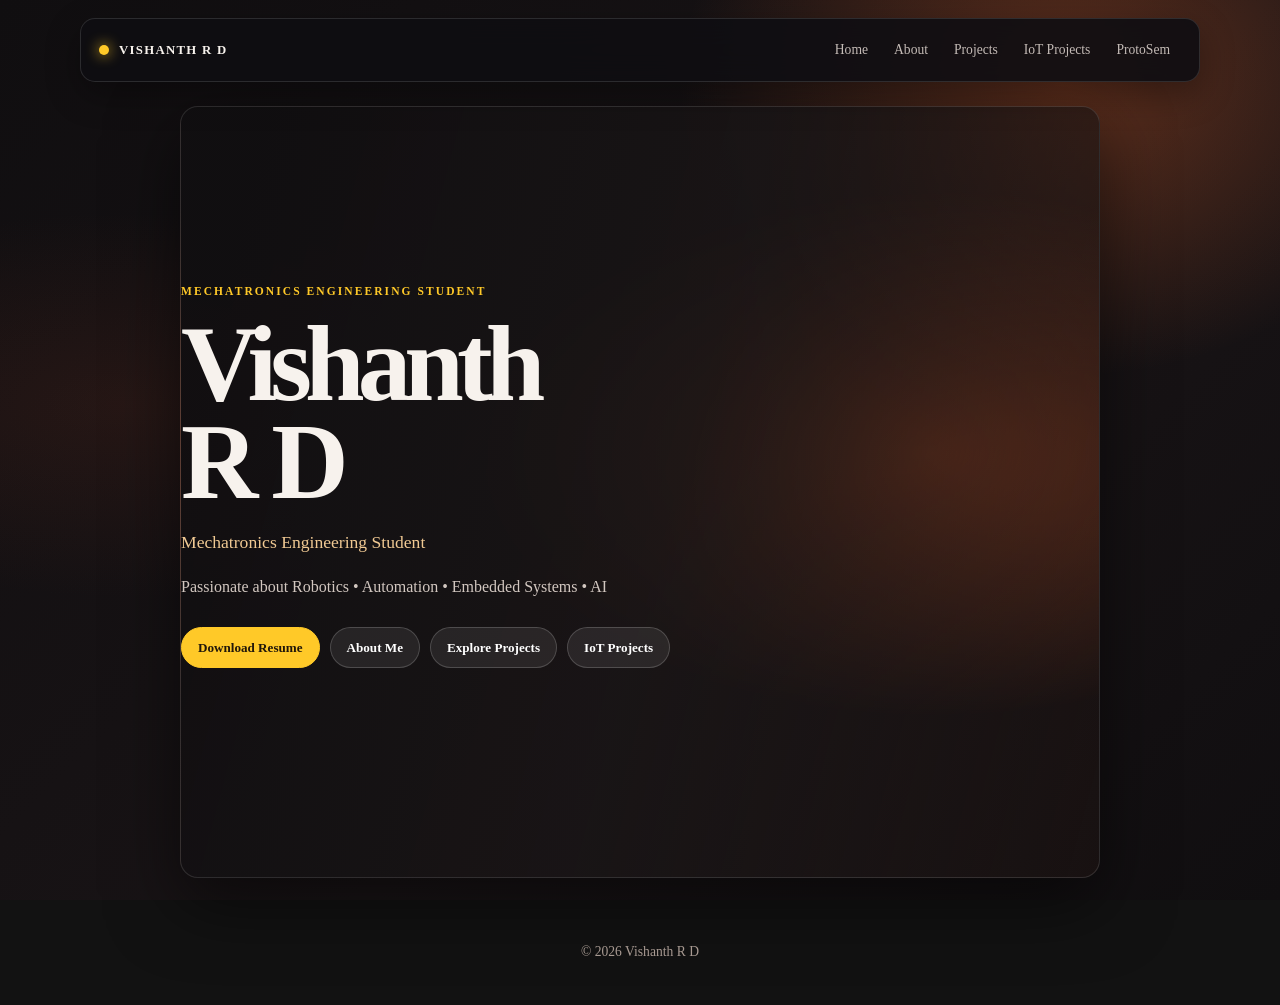
<file: index.html>
<!DOCTYPE html>
<html lang="en">
<head>
<meta charset="UTF-8">
<meta name="viewport" content="width=device-width, initial-scale=1.0">
<title>Vishanth R D | Mechatronics Engineer</title>
<link rel="stylesheet" href="style.css">
<style>
.home{width:min(1120px,calc(100% - 36px));min-height:calc(100vh - 128px);margin:0 auto 30px;display:flex;align-items:center;padding:clamp(30px,7vw,78px);border:1px solid var(--line);border-radius:18px;background:linear-gradient(105deg,rgba(17,15,17,.97) 8%,rgba(25,21,22,.90) 53%,rgba(31,20,18,.48)),radial-gradient(ellipse at 82% 45%,rgba(255,104,43,.62),transparent 44%);box-shadow:0 24px 70px #0008}.hero-copy{max-width:680px}.eyebrow{font-size:.72rem;letter-spacing:.18em;text-transform:uppercase;color:var(--gold);font-weight:700}.home h1{font-size:clamp(3.2rem,9vw,6.7rem);letter-spacing:-.065em;line-height:.91;margin:15px 0 18px}.home h3{font-size:1.1rem;color:#f0c993;font-weight:500}.home p{color:#d2c7c0;margin-top:8px}.actions{display:flex;flex-wrap:wrap;gap:10px;margin-top:27px}.btn{display:inline-flex;align-items:center;justify-content:center;min-height:40px;padding:9px 16px;border:1px solid rgba(255,255,255,.18);border-radius:999px;background:rgba(255,255,255,.08);color:#fff;text-decoration:none;font-size:.82rem;font-weight:700}.btn.primary{background:var(--gold);border-color:var(--gold);color:#21170a}.footer{text-align:center;padding:20px;color:#a89a92;font-size:.85rem}@media(max-width:720px){.home{width:calc(100% - 24px);min-height:calc(100vh - 120px);padding:30px 24px}.home h1{font-size:clamp(3rem,16vw,5rem)}}
</style>
</head>
<body>
<nav class="site-nav" aria-label="Main navigation"><a class="brand" href="index.html">VISHANTH R D</a><div class="nav-links"><a href="index.html" aria-current="page">Home</a><a href="about.html">About</a><a href="projects.html">Projects</a><a href="iot-projects.html">IoT Projects</a><a href="protosem.html">ProtoSem</a></div></nav>
<main class="home">
  <div class="hero-copy">
    <div class="eyebrow">Mechatronics Engineering Student</div>
    <h1>Vishanth<br>R D</h1>
    <h3>Mechatronics Engineering Student</h3>
    <p>Passionate about Robotics &bull; Automation &bull; Embedded Systems &bull; AI</p>
    <nav class="actions" aria-label="Portfolio links"><a class="btn primary" href="vresume.png" download="Vishanth-R-D-Resume.png">Download Resume</a><a class="btn" href="about.html">About Me</a><a class="btn" href="projects.html">Explore Projects</a><a class="btn" href="iot-projects.html">IoT Projects</a></nav>
  </div>
</main>
<footer class="footer"><p>&copy; 2026 Vishanth R D</p></footer>
</body>
</html>
</file>
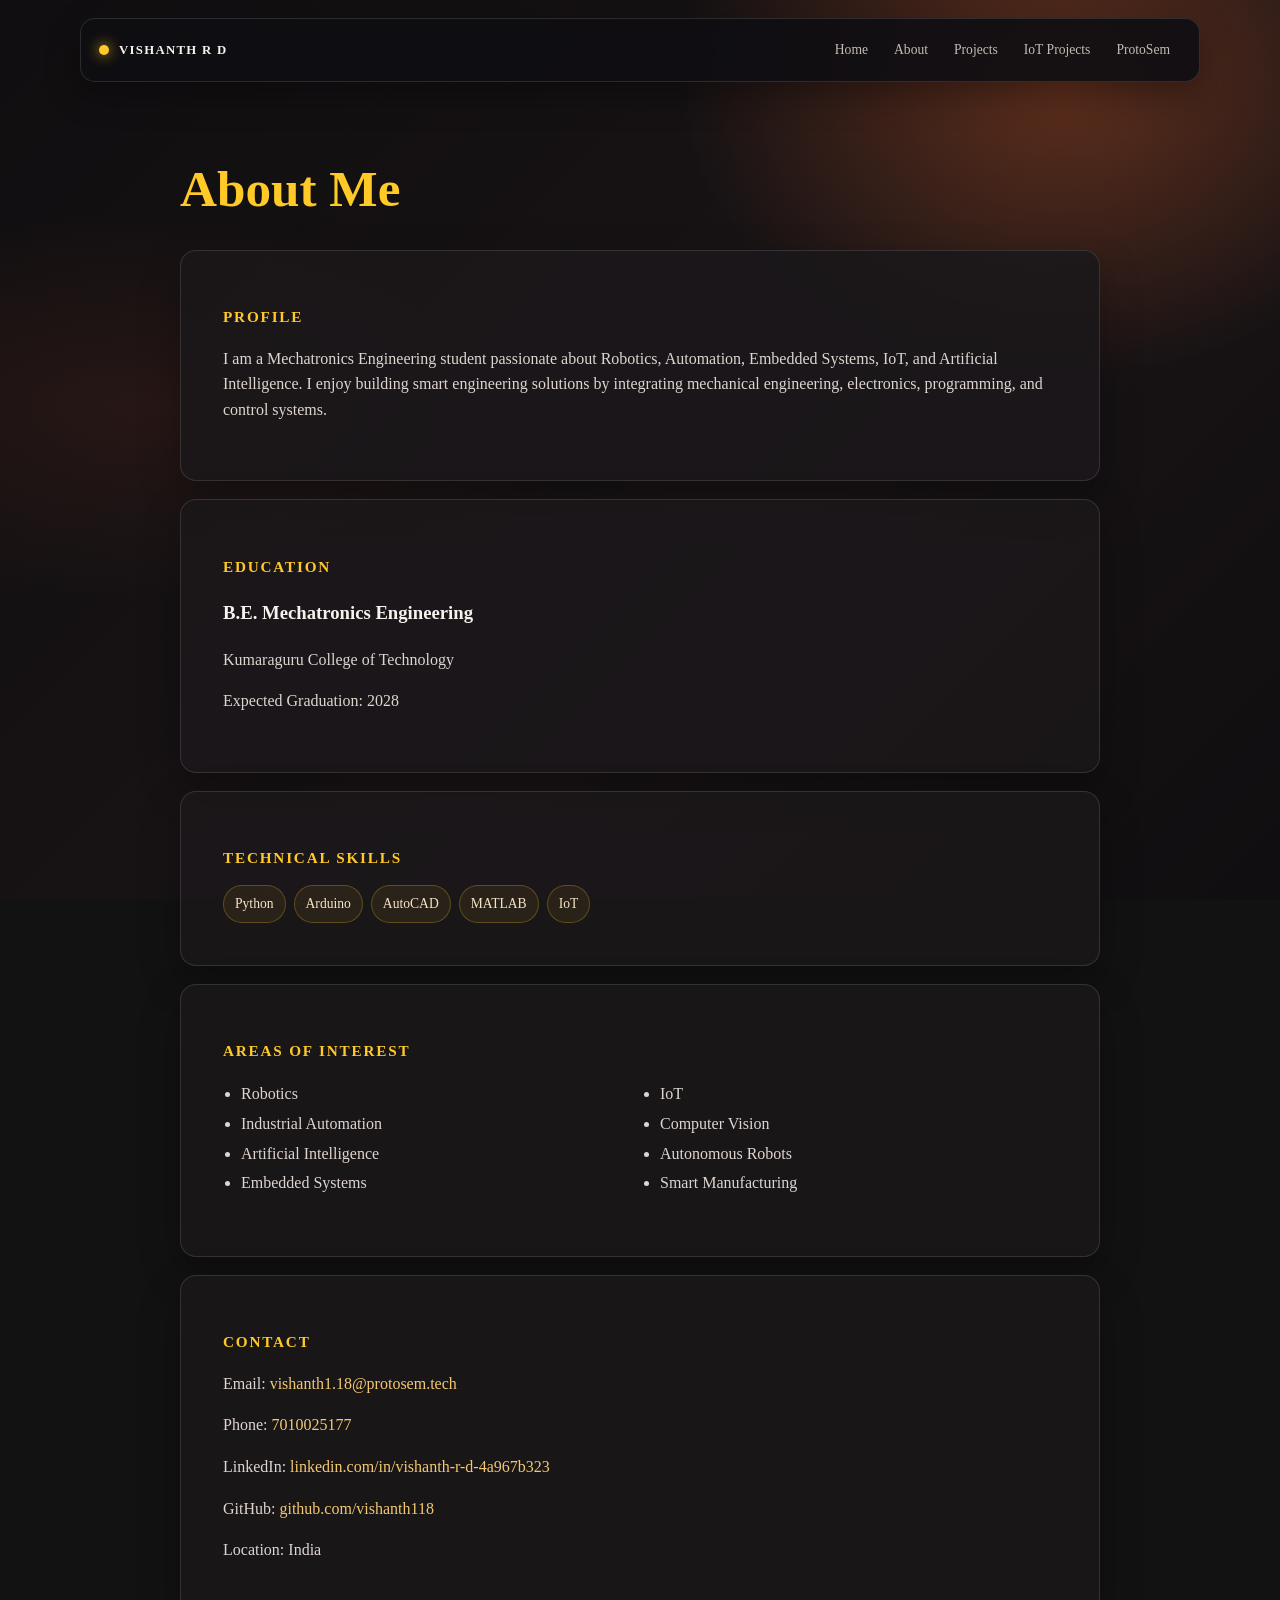
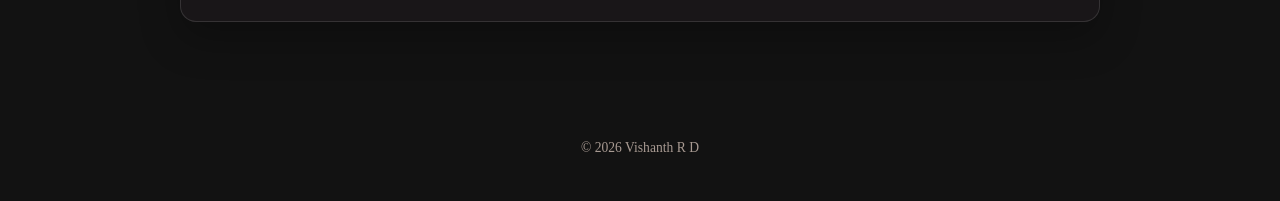
<file: about.html>
<!DOCTYPE html>
<html lang="en">
<head>
<meta charset="UTF-8"><meta name="viewport" content="width=device-width, initial-scale=1.0">
<title>About | Vishanth R D</title><link rel="stylesheet" href="style.css">
<style>
main{width:min(920px,calc(100% - 36px));margin:0 auto;padding:20px 0 54px}.page-title{margin:12px 0 20px;color:var(--gold);font-size:clamp(2rem,6vw,3.2rem)}.card{margin-bottom:18px;padding:clamp(24px,5vw,42px);border:1px solid var(--line);border-radius:16px;background:var(--panel);box-shadow:0 16px 40px #0004}.card h2{margin-bottom:14px;color:var(--gold);font-size:.95rem;letter-spacing:.12em;text-transform:uppercase}.card p{color:#ded5d0}.skills{display:flex;flex-wrap:wrap;gap:8px}.skill{padding:7px 11px;border:1px solid rgba(255,201,40,.25);border-radius:999px;background:rgba(255,201,40,.07);color:#f6e4c8;font-size:.85rem}.interests{columns:2;column-gap:22px;padding-left:18px;color:#ded5d0}.interests li{padding:2px 0;break-inside:avoid}.contact a{color:#f4c871;text-decoration:none}.contact a:hover{text-decoration:underline}.footer{text-align:center;padding:20px;color:#a89a92;font-size:.85rem}@media(max-width:720px){main{width:calc(100% - 24px);padding-top:10px}}
</style></head>
<body>
<nav class="site-nav" aria-label="Main navigation"><a class="brand" href="index.html">VISHANTH R D</a><div class="nav-links"><a href="index.html">Home</a><a href="about.html" aria-current="page">About</a><a href="projects.html">Projects</a><a href="iot-projects.html">IoT Projects</a><a href="protosem.html">ProtoSem</a></div></nav>
<main><h1 class="page-title">About Me</h1>
<section class="card"><h2>Profile</h2><p>I am a Mechatronics Engineering student passionate about Robotics, Automation, Embedded Systems, IoT, and Artificial Intelligence. I enjoy building smart engineering solutions by integrating mechanical engineering, electronics, programming, and control systems.</p></section>
<section class="card"><h2>Education</h2><h3>B.E. Mechatronics Engineering</h3><p>Kumaraguru College of Technology</p><p>Expected Graduation: 2028</p></section>
<section class="card"><h2>Technical Skills</h2><div class="skills"><span class="skill">Python</span><span class="skill">Arduino</span><span class="skill">AutoCAD</span><span class="skill">MATLAB</span><span class="skill">IoT</span></div></section>
<section class="card"><h2>Areas of Interest</h2><ul class="interests"><li>Robotics</li><li>Industrial Automation</li><li>Artificial Intelligence</li><li>Embedded Systems</li><li>IoT</li><li>Computer Vision</li><li>Autonomous Robots</li><li>Smart Manufacturing</li></ul></section>
<section class="card contact"><h2>Contact</h2><p>Email: <a href="mailto:vishanth1.18@protosem.tech">vishanth1.18@protosem.tech</a></p><p>Phone: <a href="tel:+917010025177">7010025177</a></p><p>LinkedIn: <a href="https://www.linkedin.com/in/vishanth-r-d-4a967b323" target="_blank" rel="noopener noreferrer">linkedin.com/in/vishanth-r-d-4a967b323</a></p><p>GitHub: <a href="https://github.com/vishanth118" target="_blank" rel="noopener noreferrer">github.com/vishanth118</a></p><p>Location: India</p></section>
</main><footer class="footer"><p>&copy; 2026 Vishanth R D</p></footer></body></html>
</file>
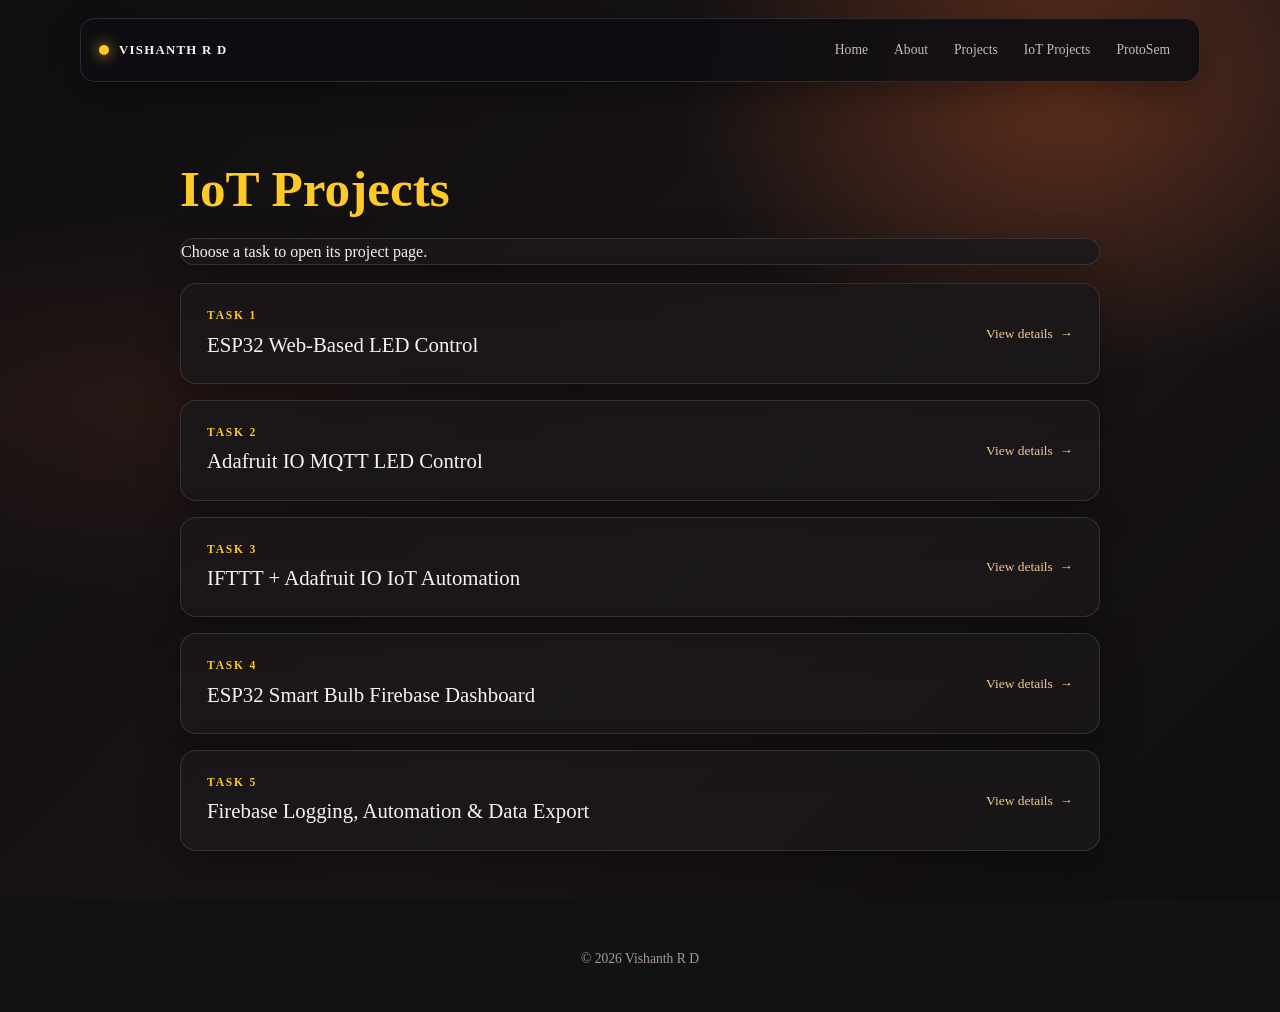
<file: iot-projects.html>
<!DOCTYPE html>
<html lang="en">
<head>
<meta charset="UTF-8"><meta name="viewport" content="width=device-width, initial-scale=1.0">
<title>IoT Projects | Vishanth R D</title><link rel="stylesheet" href="style.css">
<style>
main{width:min(1000px,calc(100% - 36px));margin:0 auto;padding:20px 0 54px}.page-title{margin:12px 0 8px;color:var(--gold);font-size:clamp(2rem,6vw,3.2rem)}.intro{margin:0 0 24px;color:#ded5d0}.task-list{display:grid;gap:16px}.task-card{display:flex;align-items:center;justify-content:space-between;gap:18px;padding:22px 26px;border:1px solid var(--line);border-radius:16px;background:var(--panel);box-shadow:0 16px 40px #0004;color:inherit;text-decoration:none;transition:transform .25s ease,border-color .25s ease,box-shadow .25s ease}.task-card:hover,.task-card:focus-visible{transform:translateY(-4px);border-color:rgba(255,201,40,.55);box-shadow:0 20px 44px #0006;outline:none}.task-number{display:block;color:var(--gold);font-size:.72rem;font-weight:700;letter-spacing:.16em;text-transform:uppercase}.task-heading{display:block;margin-top:3px;color:var(--text);font-size:1.3rem}.task-hint{flex:none;color:#f0c993;font-size:.84rem}.footer{text-align:center;padding:20px;color:#a89a92;font-size:.85rem}@media(max-width:720px){main{width:calc(100% - 24px);padding-top:10px}.task-card{padding:19px 20px}}
</style></head>
<body>
<nav class="site-nav" aria-label="Main navigation"><a class="brand" href="index.html">VISHANTH R D</a><div class="nav-links"><a href="index.html">Home</a><a href="about.html">About</a><a href="projects.html">Projects</a><a href="iot-projects.html" aria-current="page">IoT Projects</a><a href="protosem.html">ProtoSem</a></div></nav>
<main><h1 class="page-title">IoT Projects</h1><p class="intro">Choose a task to open its project page.</p><div class="task-list">
  <a class="task-card" href="iot-task-1.html"><span><span class="task-number">Task 1</span><span class="task-heading">ESP32 Web-Based LED Control</span></span><span class="task-hint" aria-hidden="true">View details&nbsp; →</span></a>
  <a class="task-card" href="iot-task-2.html"><span><span class="task-number">Task 2</span><span class="task-heading">Adafruit IO MQTT LED Control</span></span><span class="task-hint" aria-hidden="true">View details&nbsp; →</span></a>
  <a class="task-card" href="iot-task-3.html"><span><span class="task-number">Task 3</span><span class="task-heading">IFTTT + Adafruit IO IoT Automation</span></span><span class="task-hint" aria-hidden="true">View details&nbsp; →</span></a>
  <a class="task-card" href="iot-task-4.html"><span><span class="task-number">Task 4</span><span class="task-heading">ESP32 Smart Bulb Firebase Dashboard</span></span><span class="task-hint" aria-hidden="true">View details&nbsp; →</span></a>
  <a class="task-card" href="iot-task-5.html"><span><span class="task-number">Task 5</span><span class="task-heading">Firebase Logging, Automation &amp; Data Export</span></span><span class="task-hint" aria-hidden="true">View details&nbsp; →</span></a>
</div></main><footer class="footer"><p>&copy; 2026 Vishanth R D</p></footer>
</body></html>
</file>
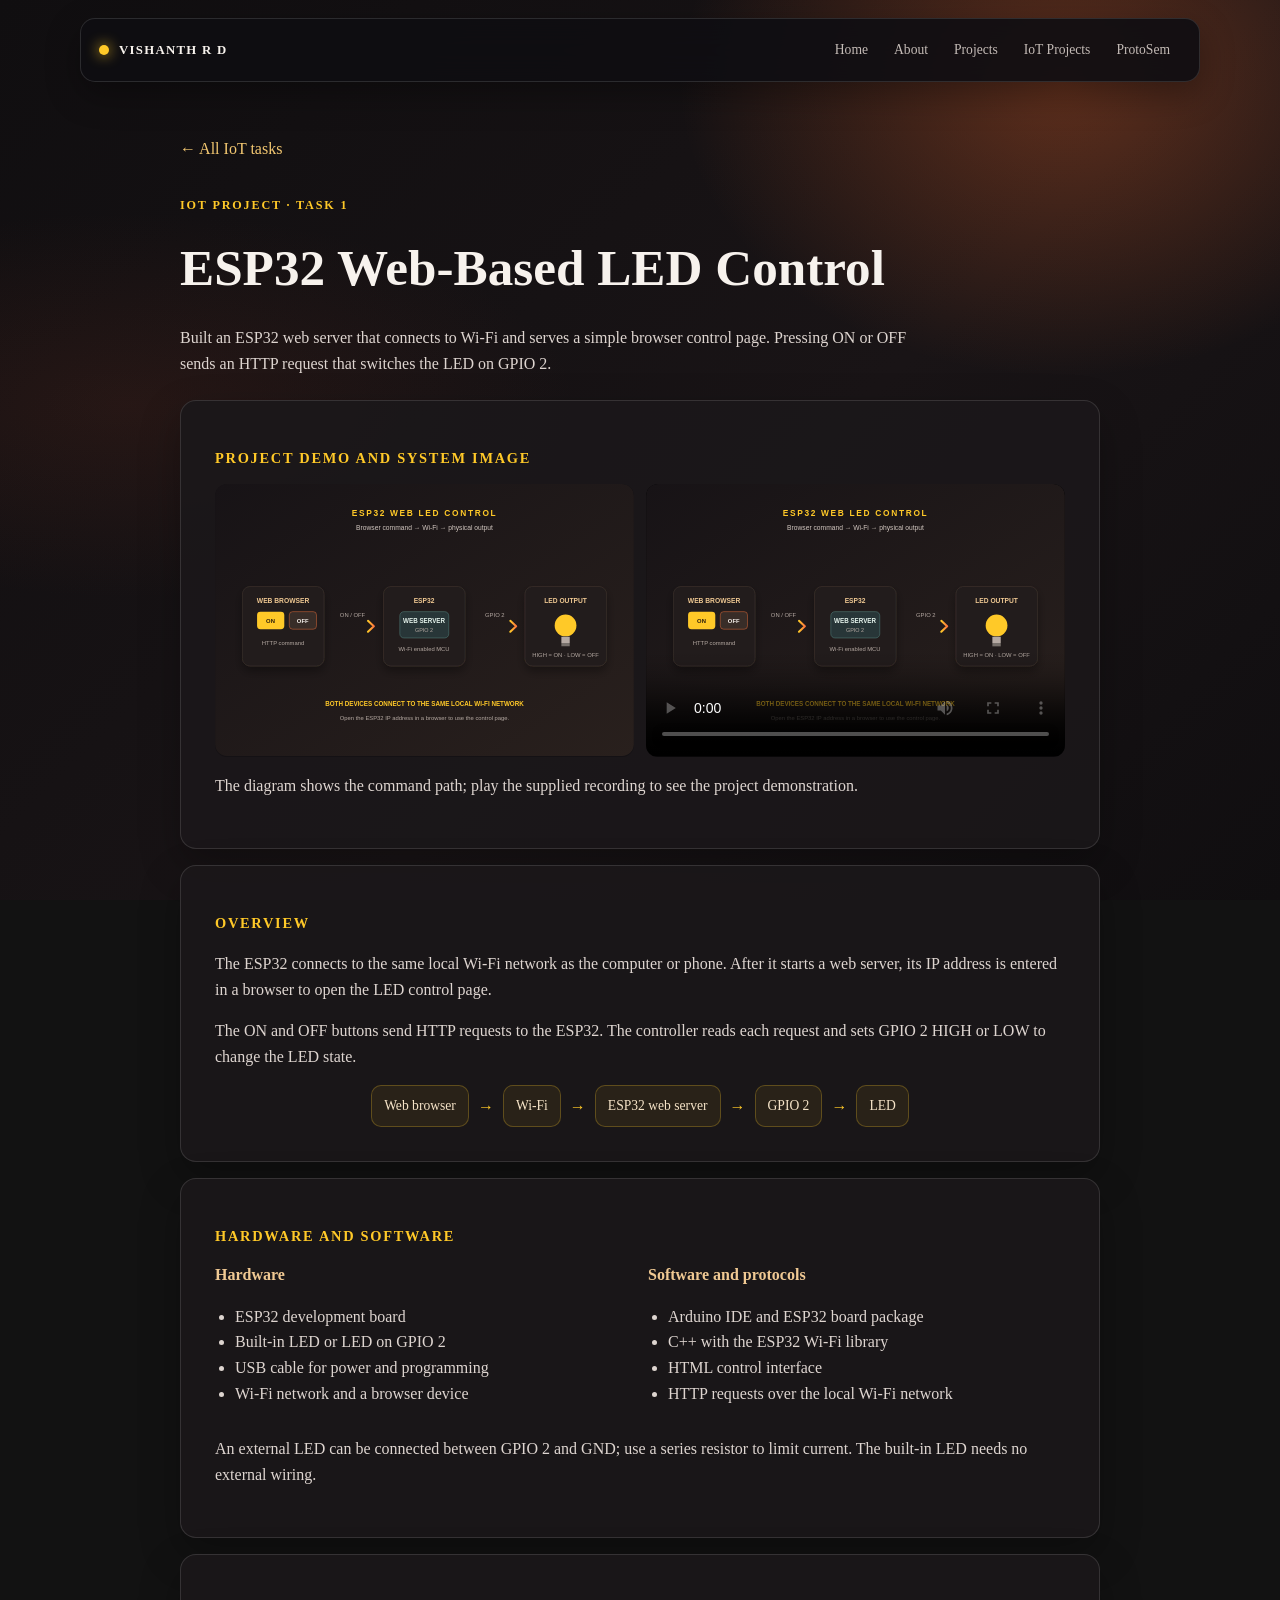
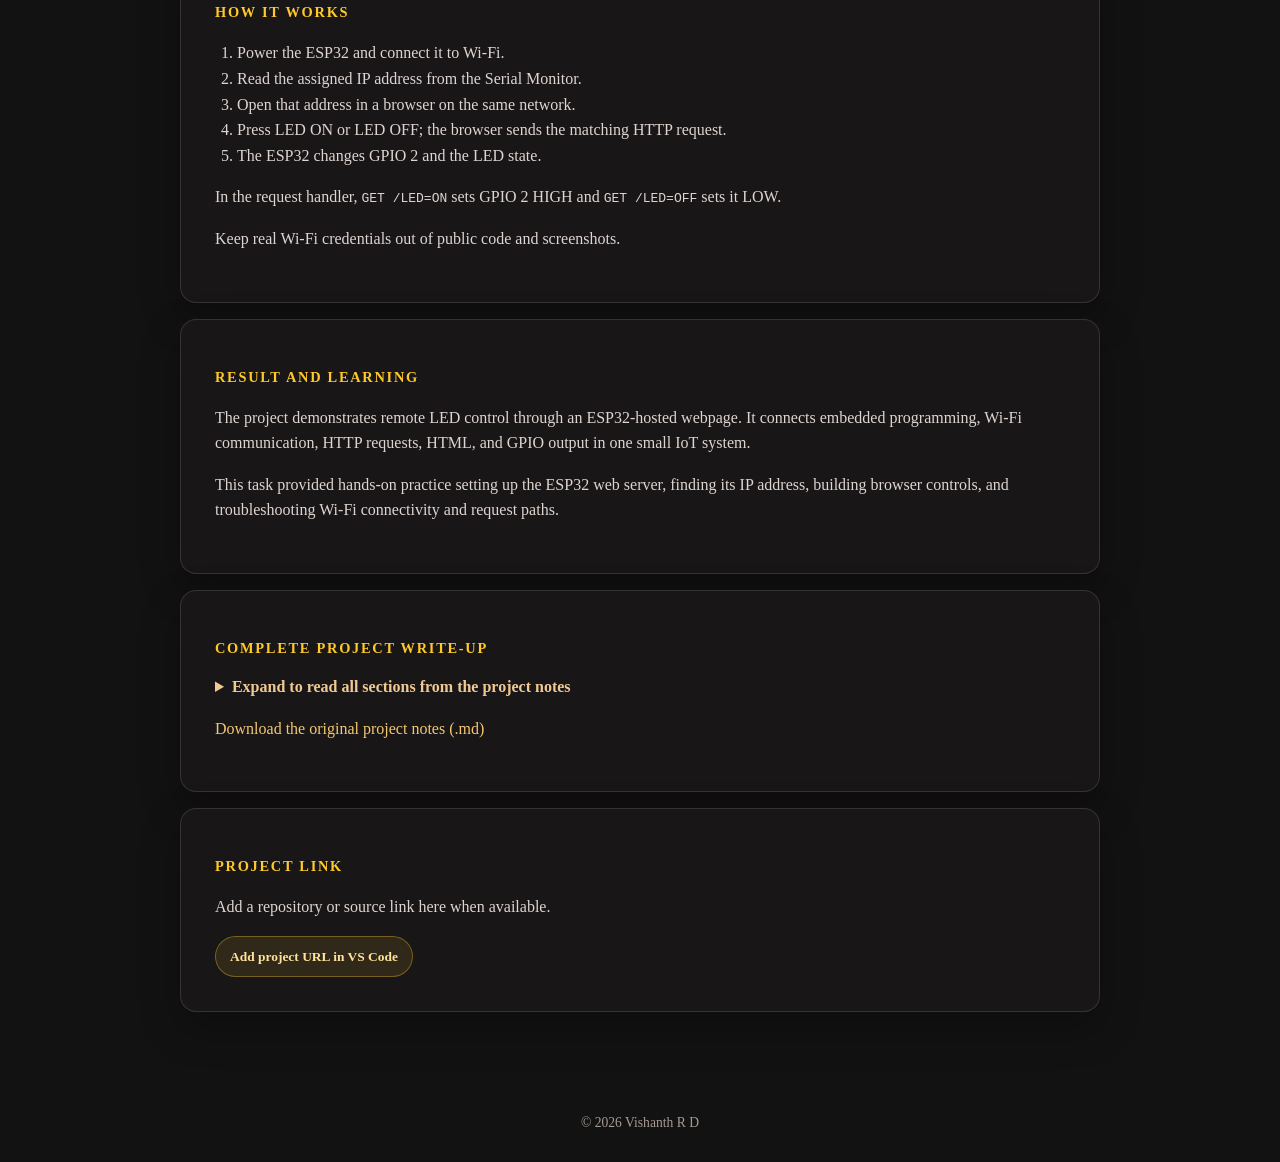
<file: iot-task-1.html>
<!DOCTYPE html>
<html lang="en">
<head>
<meta charset="UTF-8"><meta name="viewport" content="width=device-width, initial-scale=1.0">
<title>ESP32 Web-Based LED Control | Vishanth R D</title><link rel="stylesheet" href="style.css"><link rel="stylesheet" href="iot-task.css">
<style>
.media-grid{align-items:stretch}.project-image{display:block;width:100%;height:100%;min-height:250px;object-fit:contain;border-radius:12px;background:#141114}.media-grid video{display:block;width:100%;height:100%;min-height:250px;max-height:440px;border-radius:12px;background:#080708;object-fit:contain}.detail-card p{color:#ded5d0}.detail-card p+p{margin-top:9px}.info-grid{display:grid;grid-template-columns:repeat(2,minmax(0,1fr));gap:16px}.info-grid h3{margin:0 0 8px;color:#f0c993;font-size:1rem}.info-grid ul{padding-left:20px;color:#ded5d0}.flow{display:flex;flex-wrap:wrap;align-items:center;justify-content:center;gap:9px;margin-top:14px}.flow span{padding:9px 12px;border:1px solid rgba(255,201,40,.25);border-radius:10px;background:rgba(255,201,40,.07);color:#f6e4c8;font-size:.85rem}.flow b{color:var(--gold)}.detail-card ol{padding-left:22px;color:#ded5d0}@media(max-width:720px){.info-grid{grid-template-columns:1fr}.media-grid video,.project-image{min-height:180px}}
.complete-report details>summary{cursor:pointer;color:#f0c993;font-weight:700}.markdown-content{margin-top:18px}.markdown-content h2{margin:24px 0 10px;color:var(--gold);font-size:1.12rem}.markdown-content h3{margin:18px 0 8px;color:#f0c993;font-size:1rem}.markdown-content p,.markdown-content li{color:#ded5d0}.markdown-content p{margin:10px 0}.markdown-content ul,.markdown-content ol{padding-left:23px;margin:8px 0 14px}.markdown-content pre{overflow:auto;margin:14px 0;padding:16px;border:1px solid var(--line);border-radius:10px;background:#111;color:#e6dfd8;font-size:.82rem;line-height:1.55}.markdown-content pre code{font-family:Consolas,monospace}.markdown-content code{padding:1px 4px;border-radius:4px;background:#111;color:#f6e4c8;font-family:Consolas,monospace;font-size:.9em}.markdown-content .notes-table{width:100%;margin:12px 0;border-collapse:collapse;color:#ded5d0}.markdown-content .notes-table th,.markdown-content .notes-table td{padding:9px 10px;border:1px solid var(--line);text-align:left;vertical-align:top}.markdown-content .notes-table th{color:#f0c993;background:rgba(255,201,40,.07)}.markdown-content hr{margin:20px 0;border:0;border-top:1px solid var(--line)}.notes-download{margin-top:16px}.notes-download a{color:#f4c871;text-decoration:none}.notes-download a:hover{text-decoration:underline}</style></head>
<body>
<nav class="site-nav" aria-label="Main navigation"><a class="brand" href="index.html">VISHANTH R D</a><div class="nav-links"><a href="index.html">Home</a><a href="about.html">About</a><a href="projects.html">Projects</a><a href="iot-projects.html">IoT Projects</a><a href="protosem.html">ProtoSem</a></div></nav>
<main>
<a class="back-link" href="iot-projects.html">← All IoT tasks</a><p class="eyebrow">IoT Project · Task 1</p>
<h1>ESP32 Web-Based LED Control</h1>
<p class="description">Built an ESP32 web server that connects to Wi-Fi and serves a simple browser control page. Pressing ON or OFF sends an HTTP request that switches the LED on GPIO 2.</p>
<section class="detail-card"><h2>Project demo and system image</h2><div class="media-grid"><img class="project-image" src="images/iot-task-1-architecture.svg" alt="Browser sends an ON or OFF command over Wi-Fi to an ESP32 web server, which controls an LED through GPIO 2"><video controls preload="metadata" poster="images/iot-task-1-architecture.svg"><source src="images/iot-task-1-demo.mp4" type="video/mp4">Your browser does not support video playback. <a href="images/iot-task-1-demo.mp4">Open the demo video</a>.</video></div><p>The diagram shows the command path; play the supplied recording to see the project demonstration.</p></section>
<section class="detail-card"><h2>Overview</h2><p>The ESP32 connects to the same local Wi-Fi network as the computer or phone. After it starts a web server, its IP address is entered in a browser to open the LED control page.</p><p>The ON and OFF buttons send HTTP requests to the ESP32. The controller reads each request and sets GPIO 2 HIGH or LOW to change the LED state.</p><div class="flow" aria-label="System flow"><span>Web browser</span><b>→</b><span>Wi-Fi</span><b>→</b><span>ESP32 web server</span><b>→</b><span>GPIO 2</span><b>→</b><span>LED</span></div></section>
<section class="detail-card"><h2>Hardware and software</h2><div class="info-grid"><div><h3>Hardware</h3><ul><li>ESP32 development board</li><li>Built-in LED or LED on GPIO 2</li><li>USB cable for power and programming</li><li>Wi-Fi network and a browser device</li></ul></div><div><h3>Software and protocols</h3><ul><li>Arduino IDE and ESP32 board package</li><li>C++ with the ESP32 Wi-Fi library</li><li>HTML control interface</li><li>HTTP requests over the local Wi-Fi network</li></ul></div></div><p style="margin-top:14px">An external LED can be connected between GPIO 2 and GND; use a series resistor to limit current. The built-in LED needs no external wiring.</p></section>
<section class="detail-card"><h2>How it works</h2><ol><li>Power the ESP32 and connect it to Wi-Fi.</li><li>Read the assigned IP address from the Serial Monitor.</li><li>Open that address in a browser on the same network.</li><li>Press LED ON or LED OFF; the browser sends the matching HTTP request.</li><li>The ESP32 changes GPIO 2 and the LED state.</li></ol><p style="margin-top:14px">In the request handler, <code>GET /LED=ON</code> sets GPIO 2 HIGH and <code>GET /LED=OFF</code> sets it LOW.</p><p>Keep real Wi-Fi credentials out of public code and screenshots.</p></section>
<section class="detail-card"><h2>Result and learning</h2><p>The project demonstrates remote LED control through an ESP32-hosted webpage. It connects embedded programming, Wi-Fi communication, HTTP requests, HTML, and GPIO output in one small IoT system.</p><p>This task provided hands-on practice setting up the ESP32 web server, finding its IP address, building browser controls, and troubleshooting Wi-Fi connectivity and request paths.</p></section>
<section class="detail-card complete-report"><h2>Complete project write-up</h2><details><summary>Expand to read all sections from the project notes</summary><div class="markdown-content"><h2>IoT Session — Task 1: ESP32 Web-Based LED Control</h2>
<h3>1. Overview</h3>
<h4>Objective</h4>
<p>The objective of this task is to develop a simple IoT system using an <strong>ESP32 microcontroller</strong> that connects to Wi-Fi and allows an LED to be controlled through a web browser.</p>
<p>The system provides two buttons, <strong>ON</strong> and <strong>OFF</strong>, on a webpage. By pressing these buttons, the user can remotely control the LED connected to the ESP32.</p>
<h4>Problem Being Addressed</h4>
<p>Normally, an LED can be controlled using a physical switch or directly through an Arduino program. In this project, I wanted to control the LED <strong>wirelessly through a webpage</strong> without using a physical switch.</p>
<p>This demonstrates the basic concept of an IoT device communicating with a user through a network.</p>
<h4>Project Summary</h4>
<p>In this project, the ESP32 is connected to a Wi-Fi network and works as a small web server. After connecting, the ESP32 provides an IP address.</p>
<p>I enter this IP address into a web browser. The ESP32 then displays a webpage containing <strong>ON</strong> and <strong>OFF</strong> buttons.</p>
<p>When I press <strong>ON</strong>, the ESP32 receives the request and turns the LED ON. When I press <strong>OFF</strong>, the ESP32 turns the LED OFF.</p>
<h4>Basic Operation</h4>
<pre><code>Web Browser
     ↓
Wi-Fi
     ↓
ESP32 Web Server
     ↓
GPIO 2
     ↓
LED</code></pre>
<hr>
<h3>2. Concepts</h3>
<h4>ESP32 Web Server</h4>
<p>The <strong>ESP32</strong> is a Wi-Fi-enabled microcontroller. In this project, I used the ESP32 as a web server.</p>
<p>The ESP32 performs two main tasks:</p>
<ol>
<li>Connects to the Wi-Fi network.</li>
<li>Controls the LED according to commands received from the webpage.</li>
</ol>
<h4>Wi-Fi Communication</h4>
<p>The ESP32 connects to my Wi-Fi network using its built-in Wi-Fi capability.</p>
<p>After successfully connecting, the ESP32 receives an <strong>IP address</strong>. I use this IP address in a browser to access the control webpage.</p>
<p>Both the ESP32 and the device accessing the webpage need to be connected to the same local network for this setup.</p>
<h4>HTTP Request</h4>
<p>When I press an ON or OFF button, the browser sends an HTTP request to the ESP32.</p>
<p>For my project:</p>
<pre><code>/LED=ON</code></pre>
<p>turns the LED ON.</p>
<pre><code>/LED=OFF</code></pre>
<p>turns the LED OFF.</p>
<p>The ESP32 reads the request and changes the GPIO 2 output accordingly.</p>
<h4>HTML Interface</h4>
<p>I used <strong>HTML</strong> to create the webpage.</p>
<p>The webpage contains two buttons:</p>
<pre><code>[ LED ON ]

[ LED OFF ]</code></pre>
<p>These buttons send commands to the ESP32 web server.</p>
<hr>
<h3>3. System Design</h3>
<h4>System Architecture</h4>
<p>The complete system consists of:</p>
<pre><code>User
  ↓
Web Browser
  ↓
Wi-Fi Network
  ↓
ESP32 Web Server
  ↓
GPIO 2
  ↓
LED</code></pre>
<h4>Data Flow</h4>
<ol>
<li>I power the ESP32 using a USB cable.</li>
<li>The ESP32 connects to Wi-Fi.</li>
<li>The ESP32 receives an IP address.</li>
<li>I enter the IP address in the browser.</li>
<li>The ESP32 displays the LED control webpage.</li>
<li>I press the <strong>LED ON</strong> button.</li>
<li>The browser sends an HTTP request.</li>
<li>The ESP32 receives and processes the request.</li>
<li>GPIO 2 is set HIGH.</li>
<li>The LED turns ON.</li>
</ol>
<p>The same process happens for the OFF command, except GPIO 2 is set LOW.</p>
<h4>Block Diagram</h4>
<pre><code>Laptop / Mobile Browser
          ↓
     Wi-Fi Network
          ↓
    ESP32 Web Server
          ↓
       GPIO 2
          ↓
          LED</code></pre>
<hr>
<h3>4. Hardware and Software</h3>
<h4>Hardware Components</h4>
<table class="notes-table"><thead><tr><th>Component</th><th>Purpose</th></tr></thead><tbody>
<tr><td>ESP32 Development Board</td><td>Main microcontroller and web server</td></tr>
<tr><td>Built-in LED / LED</td><td>Output controlled through webpage</td></tr>
<tr><td>USB Cable</td><td>Programming and powering the ESP32</td></tr>
<tr><td>Wi-Fi Network / Hotspot</td><td>Wireless communication</td></tr>
<tr><td>Computer / Mobile</td><td>Accessing the control webpage</td></tr>
</tbody></table>
<p>For my setup, an <strong>external relay or AC bulb is not required</strong> because I am controlling the LED directly from the ESP32.</p>
<h4>Software Used</h4>
<table class="notes-table"><thead><tr><th>Software / Tool</th><th>Purpose</th></tr></thead><tbody>
<tr><td>Arduino IDE</td><td>Writing and uploading the ESP32 program</td></tr>
<tr><td>ESP32 Board Package</td><td>Allows programming of the ESP32</td></tr>
<tr><td>C/C++</td><td>Programming the ESP32</td></tr>
<tr><td>HTML</td><td>Creating the control webpage</td></tr>
<tr><td>Web Browser</td><td>Controlling the LED</td></tr>
<tr><td>Wi-Fi</td><td>Communication between ESP32 and browser</td></tr>
</tbody></table>
<hr>
<h3>5. Wiring / Setup</h3>
<p>For my setup, I used the ESP32's <strong>GPIO 2</strong> to control the LED.</p>
<h4>Pin Connection</h4>
<table class="notes-table"><thead><tr><th>ESP32</th><th>Component</th><th>Function</th></tr></thead><tbody>
<tr><td>GPIO 2</td><td>LED</td><td>Digital output</td></tr>
<tr><td>GND</td><td>LED circuit</td><td>Ground</td></tr>
</tbody></table>
<p>If I use the <strong>built-in LED</strong>, no external LED wiring is required.</p>
<h4>Circuit Operation</h4>
<p>When GPIO 2 is set to:</p>
<pre><code>HIGH → LED ON
LOW  → LED OFF</code></pre>
<p>If an external LED is used, a resistor should be connected in series with the LED to limit current and protect the LED and ESP32 GPIO.</p>
<hr>
<h3>6. Implementation</h3>
<h4>Program Logic</h4>
<p>The program works in the following sequence:</p>
<ol>
<li>Define the Wi-Fi name and password.</li>
<li>Set GPIO 2 as an output.</li>
<li>Connect the ESP32 to Wi-Fi.</li>
<li>Start the web server.</li>
<li>Display the ESP32 IP address in Serial Monitor.</li>
<li>Open the IP address in a browser.</li>
<li>Display the ON and OFF buttons.</li>
<li>Wait for a button command.</li>
<li>Process the HTTP request.</li>
<li>Change the LED state.</li>
</ol>
<h4>ESP32 Program</h4>
<pre><code>#include &lt;WiFi.h&gt;

const char* ssid = &quot;YOUR_WIFI_NAME&quot;;
const char* password = &quot;YOUR_WIFI_PASSWORD&quot;;

WiFiServer server(80);

const int ledPin = 2;

void setup() {

  Serial.begin(115200);

  pinMode(ledPin, OUTPUT);

  // LED OFF initially
  digitalWrite(ledPin, LOW);

  // Connect to Wi-Fi
  WiFi.begin(ssid, password);

  Serial.print(&quot;Connecting to Wi-Fi&quot;);

  while (WiFi.status() != WL_CONNECTED) {
    delay(500);
    Serial.print(&quot;.&quot;);
  }

  Serial.println();
  Serial.println(&quot;Wi-Fi connected&quot;);

  Serial.print(&quot;ESP32 IP Address: &quot;);
  Serial.println(WiFi.localIP());

  // Start web server
  server.begin();
}

void loop() {

  WiFiClient client = server.available();

  if (!client) {
    return;
  }

  String request = client.readStringUntil('\r');
  client.flush();

  // LED ON
  if (request.indexOf(&quot;GET /LED=ON&quot;) &gt;= 0) {
    digitalWrite(ledPin, HIGH);
  }

  // LED OFF
  if (request.indexOf(&quot;GET /LED=OFF&quot;) &gt;= 0) {
    digitalWrite(ledPin, LOW);
  }

  // Send webpage
  client.println(&quot;HTTP/1.1 200 OK&quot;);
  client.println(&quot;Content-Type: text/html&quot;);
  client.println(&quot;Connection: close&quot;);
  client.println();

  client.println(&quot;&lt;!DOCTYPE html&gt;&quot;);
  client.println(&quot;&lt;html&gt;&quot;);
  client.println(&quot;&lt;head&gt;&quot;);
  client.println(&quot;&lt;title&gt;ESP32 LED Control&lt;/title&gt;&quot;);
  client.println(&quot;&lt;/head&gt;&quot;);

  client.println(&quot;&lt;body&gt;&quot;);
  client.println(&quot;&lt;h1&gt;ESP32 LED Control&lt;/h1&gt;&quot;);

  client.println(&quot;&lt;p&gt;&quot;);
  client.println(&quot;&lt;a href=\&quot;/LED=ON\&quot;&gt;&quot;);
  client.println(&quot;&lt;button&gt;LED ON&lt;/button&gt;&quot;);
  client.println(&quot;&lt;/a&gt;&quot;);
  client.println(&quot;&lt;/p&gt;&quot;);

  client.println(&quot;&lt;p&gt;&quot;);
  client.println(&quot;&lt;a href=\&quot;/LED=OFF\&quot;&gt;&quot;);
  client.println(&quot;&lt;button&gt;LED OFF&lt;/button&gt;&quot;);
  client.println(&quot;&lt;/a&gt;&quot;);
  client.println(&quot;&lt;/p&gt;&quot;);

  client.println(&quot;&lt;/body&gt;&quot;);
  client.println(&quot;&lt;/html&gt;&quot;);

  delay(1);

  client.stop();
}</code></pre>
<h4>Code Explanation</h4>
<p><strong>Wi-Fi Library</strong></p>
<pre><code>#include &lt;WiFi.h&gt;</code></pre>
<p>This library provides Wi-Fi communication functions for the ESP32.</p>
<p><strong>Wi-Fi Credentials</strong></p>
<pre><code>const char* ssid = &quot;YOUR_WIFI_NAME&quot;;
const char* password = &quot;YOUR_WIFI_PASSWORD&quot;;</code></pre>
<p>These values specify the Wi-Fi network to which the ESP32 connects.</p>
<p><strong>LED Pin</strong></p>
<pre><code>const int ledPin = 2;</code></pre>
<p>GPIO 2 is configured as the digital output for the LED.</p>
<p><strong>Web Server</strong></p>
<pre><code>WiFiServer server(80);</code></pre>
<p>The ESP32 creates a web server on port 80, which is the standard HTTP port.</p>
<p><strong>LED ON</strong></p>
<pre><code>if (request.indexOf(&quot;GET /LED=ON&quot;) &gt;= 0) {
  digitalWrite(ledPin, HIGH);
}</code></pre>
<p>When the ESP32 receives the ON request, it sets the LED GPIO HIGH.</p>
<p><strong>LED OFF</strong></p>
<pre><code>if (request.indexOf(&quot;GET /LED=OFF&quot;) &gt;= 0) {
  digitalWrite(ledPin, LOW);
}</code></pre>
<p>When the ESP32 receives the OFF request, it sets the LED GPIO LOW.</p>
<hr>
<h3>7. HTML Interface</h3>
<p>The webpage created by my ESP32 contains two buttons:</p>
<pre><code>ESP32 LED Control

[ LED ON ]

[ LED OFF ]</code></pre>
<p>When I press <strong>LED ON</strong>, the browser sends:</p>
<pre><code>/LED=ON</code></pre>
<p>The ESP32 receives this request and sets GPIO 2 to HIGH.</p>
<p>When I press <strong>LED OFF</strong>, the browser sends:</p>
<pre><code>/LED=OFF</code></pre>
<p>The ESP32 then sets GPIO 2 to LOW.</p>
<hr>
<h3>8. How the Webpage Communicates with ESP32</h3>
<h4>ON Command</h4>
<pre><code>User clicks LED ON
        ↓
Browser sends HTTP request
        ↓
GET /LED=ON
        ↓
ESP32 receives request
        ↓
GPIO 2 = HIGH
        ↓
LED turns ON</code></pre>
<h4>OFF Command</h4>
<pre><code>User clicks LED OFF
        ↓
Browser sends HTTP request
        ↓
GET /LED=OFF
        ↓
ESP32 receives request
        ↓
GPIO 2 = LOW
        ↓
LED turns OFF</code></pre>
<p>The ESP32 and the browser are connected through the same Wi-Fi network.</p>
<hr>
<h3>9. Evidence</h3>
<h4>Physical Setup</h4>
<p>For my project, I can include:</p>
<ul>
<li>ESP32 development board</li>
<li>USB connection</li>
<li>ESP32 onboard LED</li>
<li>Computer running Arduino IDE</li>
</ul>
<h4>Web Interface Screenshots</h4>
<p>I can include screenshots showing:</p>
<ul>
<li>ESP32 IP address in Serial Monitor</li>
<li>ESP32 LED Control webpage</li>
<li>LED ON condition</li>
<li>LED OFF condition</li>
</ul>
<h4>Demonstration Video</h4>
<p>My demonstration video can show:</p>
<ol>
<li>Connecting the ESP32 to Wi-Fi.</li>
<li>Opening the Serial Monitor.</li>
<li>Getting the ESP32 IP address.</li>
<li>Entering the IP address in the browser.</li>
<li>Opening the LED control webpage.</li>
<li>Clicking <strong>LED ON</strong>.</li>
<li>Showing the LED turning ON.</li>
<li>Clicking <strong>LED OFF</strong>.</li>
<li>Showing the LED turning OFF.</li>
</ol>
<hr>
<h3>10. Challenges and Fixes</h3>
<h4>Challenge 1 — ESP32 Could Not Connect to Wi-Fi</h4>
<p><strong>Problem:</strong> The ESP32 remained in the Wi-Fi connection process.</p>
<p><strong>Solution:</strong> I checked the Wi-Fi name and password and made sure the ESP32 was within the Wi-Fi network range.</p>
<h4>Challenge 2 — Webpage Could Not Be Opened</h4>
<p><strong>Problem:</strong> The webpage could not be accessed.</p>
<p><strong>Solution:</strong> I checked the IP address displayed in the Serial Monitor and made sure my computer was connected to the same Wi-Fi network.</p>
<h4>Challenge 3 — LED Did Not Respond</h4>
<p><strong>Problem:</strong> The LED did not change when the webpage button was pressed.</p>
<p><strong>Solution:</strong> I checked the GPIO configuration and verified that the ON and OFF HTTP request paths were correctly programmed.</p>
<h4>Challenge 4 — IP Address Changed</h4>
<p><strong>Problem:</strong> The ESP32 can receive a different IP address after reconnecting to Wi-Fi.</p>
<p><strong>Solution:</strong> I checked the current IP address shown in the Serial Monitor before opening the webpage.</p>
<hr>
<h3>11. Reflection</h3>
<p>This task helped me understand how an <strong>ESP32 can be used as a web server to control a physical output through Wi-Fi</strong>.</p>
<p>I learned how to connect the ESP32 to a Wi-Fi network, obtain its IP address, create a simple HTML webpage, and use HTTP requests to control an LED.</p>
<p>Through this project, I gained practical experience in:</p>
<ul>
<li>ESP32 programming</li>
<li>Wi-Fi communication</li>
<li>Web server creation</li>
<li>HTTP requests</li>
<li>HTML webpage development</li>
<li>GPIO control</li>
<li>Basic IoT system architecture</li>
</ul>
<p>This project also gave me a foundation for developing more advanced IoT systems where devices can be controlled through web interfaces and cloud platforms.</p>
<hr>
<h3>Final Result</h3>
<p>The completed project demonstrates <strong>web-based LED control using an ESP32</strong>.</p>
<p>The ESP32 connects to Wi-Fi, starts a web server, provides an HTML control webpage, receives ON/OFF commands from the browser, and controls the LED through <strong>GPIO 2</strong>.</p>
<h4>Final System</h4>
<pre><code>Web Browser
     ↓
Wi-Fi
     ↓
ESP32 Web Server
     ↓
GPIO 2
     ↓
LED</code></pre></div></details><p class="notes-download"><a href="iot-task-1-notes.md" download>Download the original project notes (.md)</a></p></section><section class="detail-card"><h2>Project link</h2><p>Add a repository or source link here when available.</p><a class="project-link" href="#" aria-disabled="true">Add project URL in VS Code</a></section>
</main><footer class="footer">&copy; 2026 Vishanth R D</footer>
</body></html>
</file>
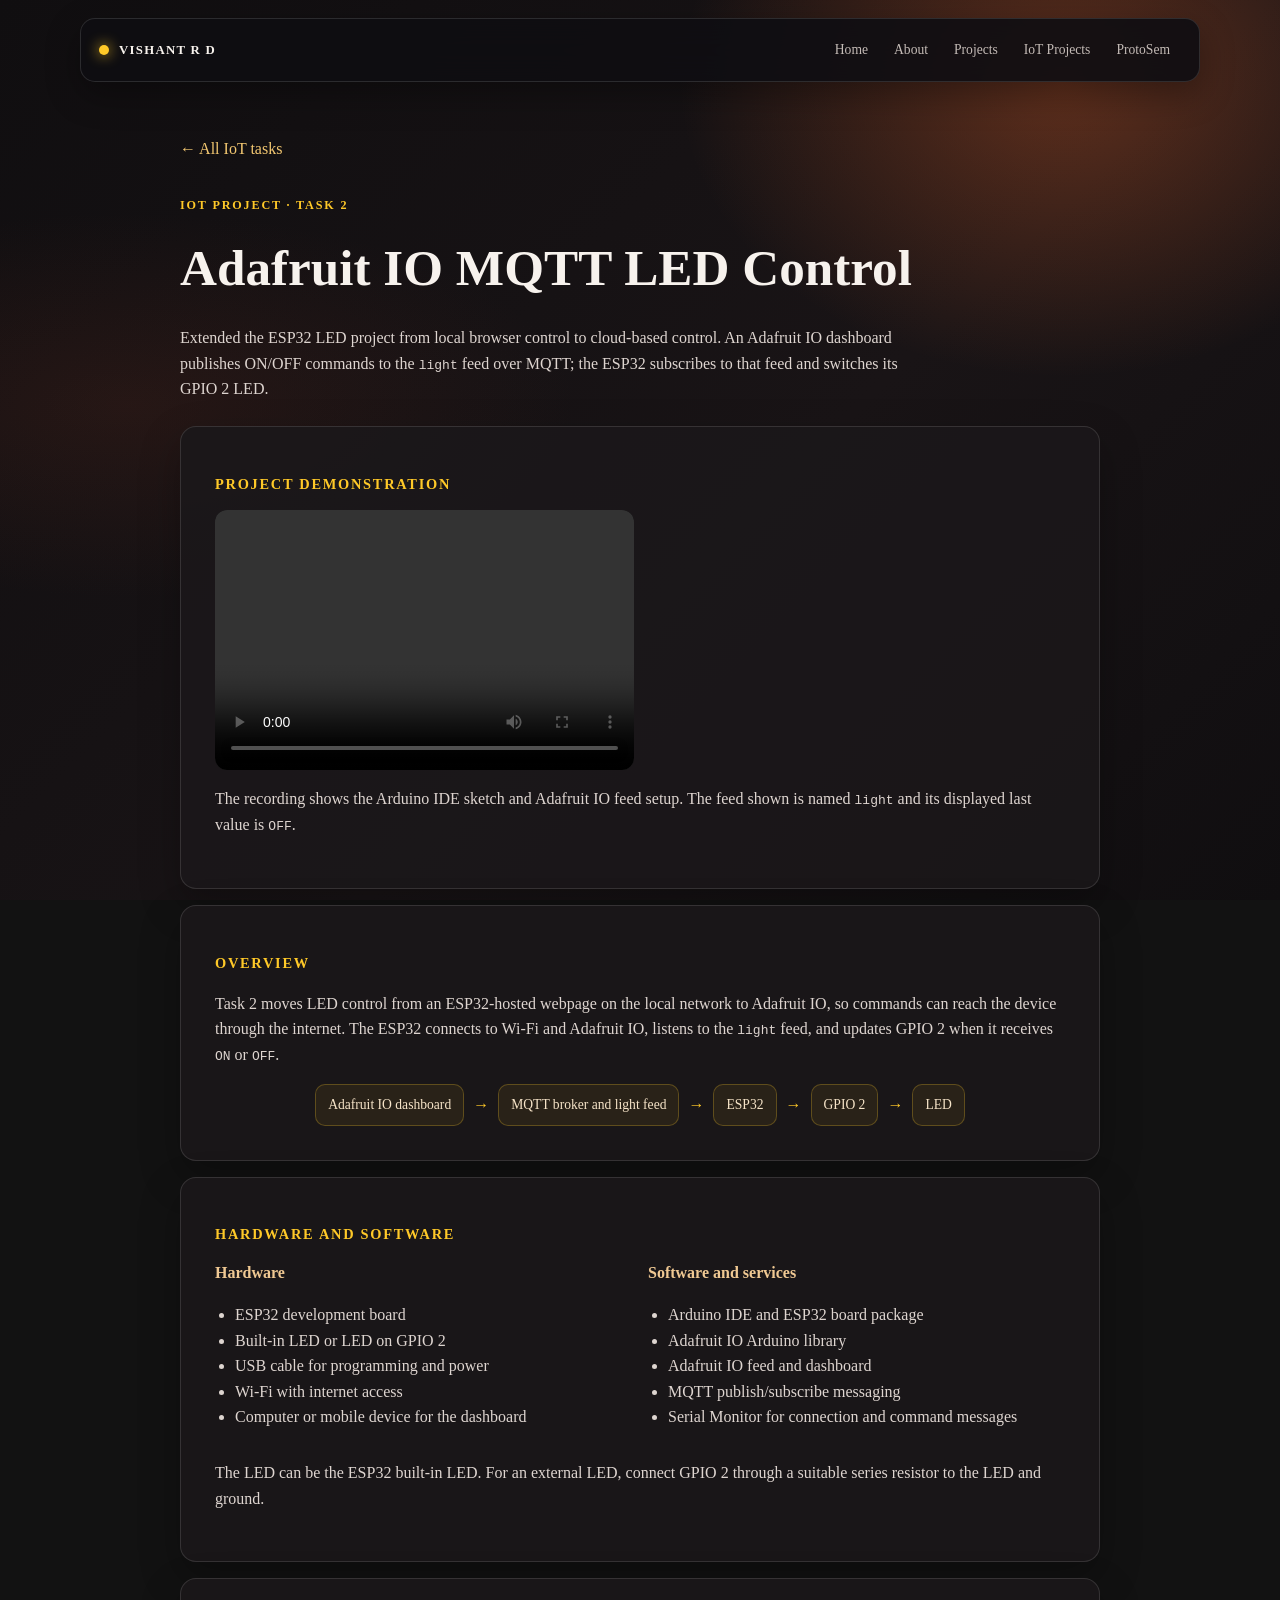
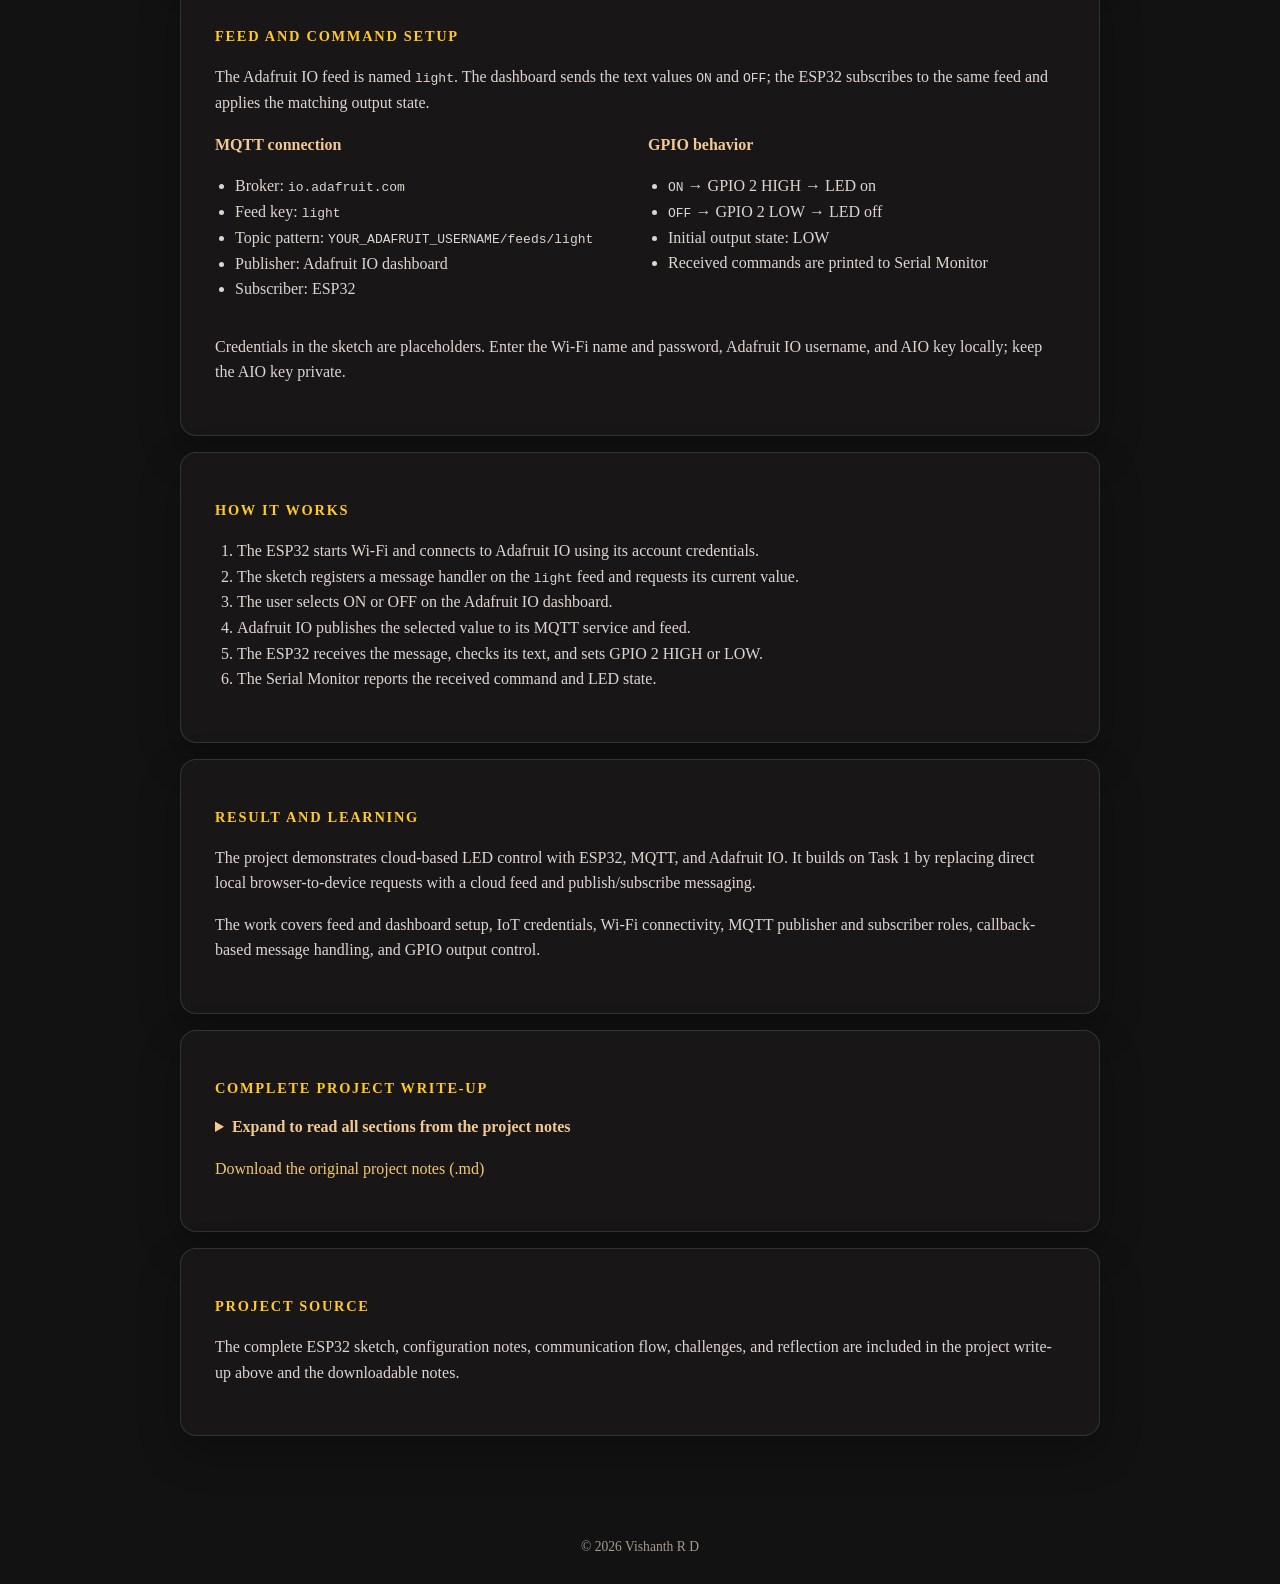
<file: iot-task-2.html>
<!DOCTYPE html>
<html lang="en">
<head>
<meta charset="UTF-8"><meta name="viewport" content="width=device-width, initial-scale=1.0">
<title>Adafruit IO MQTT LED Control | Vishanth R D</title>
<link rel="stylesheet" href="style.css"><link rel="stylesheet" href="iot-task.css">
<style>
.media-grid{align-items:stretch}.media-grid video{display:block;width:100%;height:100%;min-height:260px;max-height:480px;border-radius:12px;background:#080708;object-fit:contain}.detail-card p{color:#ded5d0}.detail-card p+p{margin-top:9px}.info-grid{display:grid;grid-template-columns:repeat(2,minmax(0,1fr));gap:16px}.info-grid h3{margin:0 0 8px;color:#f0c993;font-size:1rem}.info-grid ul{padding-left:20px;color:#ded5d0}.flow{display:flex;flex-wrap:wrap;align-items:center;justify-content:center;gap:9px;margin-top:14px}.flow span{padding:9px 12px;border:1px solid rgba(255,201,40,.25);border-radius:10px;background:rgba(255,201,40,.07);color:#f6e4c8;font-size:.85rem}.flow b{color:var(--gold)}.detail-card ol{padding-left:22px;color:#ded5d0}.complete-report details>summary{cursor:pointer;color:#f0c993;font-weight:700}.markdown-content{margin-top:18px}.markdown-content h2{margin:24px 0 10px;color:var(--gold);font-size:1.12rem}.markdown-content h3{margin:18px 0 8px;color:#f0c993;font-size:1rem}.markdown-content h4{margin:16px 0 7px;color:#f0c993;font-size:.95rem}.markdown-content p,.markdown-content li{color:#ded5d0}.markdown-content p{margin:10px 0}.markdown-content ul,.markdown-content ol{padding-left:23px;margin:8px 0 14px}.markdown-content pre{overflow:auto;margin:14px 0;padding:16px;border:1px solid var(--line);border-radius:10px;background:#111;color:#e6dfd8;font-size:.82rem;line-height:1.55}.markdown-content pre code{font-family:Consolas,monospace}.markdown-content code{padding:1px 4px;border-radius:4px;background:#111;color:#f6e4c8;font-family:Consolas,monospace;font-size:.9em}.markdown-content .notes-table{width:100%;margin:12px 0;border-collapse:collapse;color:#ded5d0}.markdown-content .notes-table th,.markdown-content .notes-table td{padding:9px 10px;border:1px solid var(--line);text-align:left;vertical-align:top}.markdown-content .notes-table th{color:#f0c993;background:rgba(255,201,40,.07)}.markdown-content hr{margin:20px 0;border:0;border-top:1px solid var(--line)}.notes-download{margin-top:16px}.notes-download a{color:#f4c871;text-decoration:none}.notes-download a:hover{text-decoration:underline}@media(max-width:720px){.info-grid{grid-template-columns:1fr}.media-grid video{min-height:190px}}
</style></head>
<body>
<nav class="site-nav" aria-label="Main navigation"><a class="brand" href="index.html">VISHANT R D</a><div class="nav-links"><a href="index.html">Home</a><a href="about.html">About</a><a href="projects.html">Projects</a><a href="iot-projects.html">IoT Projects</a><a href="protosem.html">ProtoSem</a></div></nav>
<main>
<a class="back-link" href="iot-projects.html">← All IoT tasks</a><p class="eyebrow">IoT Project · Task 2</p>
<h1>Adafruit IO MQTT LED Control</h1>
<p class="description">Extended the ESP32 LED project from local browser control to cloud-based control. An Adafruit IO dashboard publishes ON/OFF commands to the <code>light</code> feed over MQTT; the ESP32 subscribes to that feed and switches its GPIO 2 LED.</p>
<section class="detail-card"><h2>Project demonstration</h2><div class="media-grid"><video controls preload="metadata"><source src="images/iot-task-2-demo.mp4" type="video/mp4">Your browser does not support video playback. <a href="images/iot-task-2-demo.mp4">Open the Task 2 demonstration video</a>.</video></div><p>The recording shows the Arduino IDE sketch and Adafruit IO feed setup. The feed shown is named <code>light</code> and its displayed last value is <code>OFF</code>.</p></section>
<section class="detail-card"><h2>Overview</h2><p>Task 2 moves LED control from an ESP32-hosted webpage on the local network to Adafruit IO, so commands can reach the device through the internet. The ESP32 connects to Wi-Fi and Adafruit IO, listens to the <code>light</code> feed, and updates GPIO 2 when it receives <code>ON</code> or <code>OFF</code>.</p><div class="flow" aria-label="System flow"><span>Adafruit IO dashboard</span><b>→</b><span>MQTT broker and light feed</span><b>→</b><span>ESP32</span><b>→</b><span>GPIO 2</span><b>→</b><span>LED</span></div></section>
<section class="detail-card"><h2>Hardware and software</h2><div class="info-grid"><div><h3>Hardware</h3><ul><li>ESP32 development board</li><li>Built-in LED or LED on GPIO 2</li><li>USB cable for programming and power</li><li>Wi-Fi with internet access</li><li>Computer or mobile device for the dashboard</li></ul></div><div><h3>Software and services</h3><ul><li>Arduino IDE and ESP32 board package</li><li>Adafruit IO Arduino library</li><li>Adafruit IO feed and dashboard</li><li>MQTT publish/subscribe messaging</li><li>Serial Monitor for connection and command messages</li></ul></div></div><p style="margin-top:14px">The LED can be the ESP32 built-in LED. For an external LED, connect GPIO 2 through a suitable series resistor to the LED and ground.</p></section>
<section class="detail-card"><h2>Feed and command setup</h2><p>The Adafruit IO feed is named <code>light</code>. The dashboard sends the text values <code>ON</code> and <code>OFF</code>; the ESP32 subscribes to the same feed and applies the matching output state.</p><div class="info-grid"><div><h3>MQTT connection</h3><ul><li>Broker: <code>io.adafruit.com</code></li><li>Feed key: <code>light</code></li><li>Topic pattern: <code>YOUR_ADAFRUIT_USERNAME/feeds/light</code></li><li>Publisher: Adafruit IO dashboard</li><li>Subscriber: ESP32</li></ul></div><div><h3>GPIO behavior</h3><ul><li><code>ON</code> → GPIO 2 HIGH → LED on</li><li><code>OFF</code> → GPIO 2 LOW → LED off</li><li>Initial output state: LOW</li><li>Received commands are printed to Serial Monitor</li></ul></div></div><p>Credentials in the sketch are placeholders. Enter the Wi-Fi name and password, Adafruit IO username, and AIO key locally; keep the AIO key private.</p></section>
<section class="detail-card"><h2>How it works</h2><ol><li>The ESP32 starts Wi-Fi and connects to Adafruit IO using its account credentials.</li><li>The sketch registers a message handler on the <code>light</code> feed and requests its current value.</li><li>The user selects ON or OFF on the Adafruit IO dashboard.</li><li>Adafruit IO publishes the selected value to its MQTT service and feed.</li><li>The ESP32 receives the message, checks its text, and sets GPIO 2 HIGH or LOW.</li><li>The Serial Monitor reports the received command and LED state.</li></ol></section>
<section class="detail-card"><h2>Result and learning</h2><p>The project demonstrates cloud-based LED control with ESP32, MQTT, and Adafruit IO. It builds on Task 1 by replacing direct local browser-to-device requests with a cloud feed and publish/subscribe messaging.</p><p>The work covers feed and dashboard setup, IoT credentials, Wi-Fi connectivity, MQTT publisher and subscriber roles, callback-based message handling, and GPIO output control.</p></section>
<section class="detail-card complete-report"><h2>Complete project write-up</h2><details><summary>Expand to read all sections from the project notes</summary><div class="markdown-content"><h2>IoT Session — Task 2: Adafruit IO Dashboard &amp; MQTT LED Control</h2><h3>1. Overview</h3><h4>Objective</h4><p>The objective of this task is to develop a cloud-connected IoT system using an <strong>ESP32, MQTT protocol, and Adafruit IO</strong>. The system allows me to control an LED remotely through an Adafruit IO dashboard.</p><h4>Problem Being Addressed</h4><p>In the previous task, I controlled the LED through a webpage hosted by the ESP32. That method required the device and ESP32 to be connected to the same local network.</p><p>In this task, I extended the project by using <strong>Adafruit IO as a cloud platform</strong>. MQTT is used to send the ON and OFF commands between the Adafruit IO dashboard and the ESP32.</p><h4>Project Summary</h4><p>The ESP32 connects to Wi-Fi and then connects to Adafruit IO. A feed named <strong>light</strong> is used for LED control.</p><p>The Adafruit IO dashboard contains an ON/OFF control connected to the <code>light</code> feed. When I select ON or OFF, Adafruit IO sends the value through MQTT. The ESP32 receives the message and changes the LED state.</p><h4>Basic Operation</h4><pre><code>Adafruit IO Dashboard
          ↓
      MQTT / Cloud
          ↓
         ESP32
          ↓
       GPIO 2
          ↓
          LED</code></pre><hr><h2>2. Concepts</h2><h3>Adafruit IO</h3><p><strong>Adafruit IO</strong> is a cloud-based IoT platform that allows devices to send, receive, visualize, and control data over the Internet.</p><p>In my project, Adafruit IO is used to provide a remote dashboard for controlling the ESP32 LED.</p><p>The main features used in this project are:</p><ul><li>Feed</li><li>Dashboard</li><li>MQTT communication</li><li>Cloud-based control</li><li>ESP32 connectivity</li></ul><h3>MQTT</h3><p><strong>MQTT (Message Queuing Telemetry Transport)</strong> is a lightweight messaging protocol commonly used for IoT applications.</p><p>MQTT uses a <strong>publish/subscribe communication model</strong>.</p><p>The main components are:</p><ol><li>Publisher</li><li>Subscriber</li><li>Broker</li></ol><h3>MQTT Publisher</h3><p>The Adafruit IO dashboard acts as the publisher when I change the LED control value.</p><p>For example:</p><pre><code>ON</code></pre><p>or</p><pre><code>OFF</code></pre><p>is published to the <code>light</code> feed.</p><h3>MQTT Subscriber</h3><p>The ESP32 acts as the subscriber.</p><p>It subscribes to the <code>light</code> feed and waits for commands from Adafruit IO.</p><h3>MQTT Broker</h3><p>The Adafruit IO MQTT service acts as the broker. It receives the message from the dashboard and delivers it to the ESP32.</p><p>The communication can be represented as:</p><pre><code>Adafruit IO Dashboard
          ↓
       Publisher
          ↓
   Adafruit IO MQTT
       Service
          ↓
       MQTT Feed
          ↓
      Subscriber
          ↓
         ESP32
          ↓
          LED</code></pre><h3>MQTT Feed</h3><p>Adafruit IO uses feeds as communication channels.</p><p>The feed used in my project is:</p><pre><code>light</code></pre><p>The dashboard publishes the LED command to this feed, and the ESP32 receives the command from the same feed.</p><hr><h2>3. System Design</h2><h3>System Architecture</h3><p>The complete system is:</p><pre><code>User
 ↓
Adafruit IO Dashboard
 ↓
Adafruit IO MQTT Service
 ↓
light Feed
 ↓
ESP32
 ↓
GPIO 2
 ↓
LED</code></pre><h3>Data Flow</h3><ol><li>The ESP32 connects to Wi-Fi.</li><li>The ESP32 connects to Adafruit IO.</li><li>The ESP32 subscribes to the <code>light</code> feed.</li><li>I open the Adafruit IO dashboard.</li><li>I select ON or OFF.</li><li>Adafruit IO publishes the selected value.</li><li>The MQTT service forwards the message.</li><li>The ESP32 receives the message.</li><li>The ESP32 checks whether the value is ON or OFF.</li><li>GPIO 2 changes the LED state.</li></ol><h3>Communication Diagram</h3><pre><code>                    INTERNET
                       │
                       ▼
              ┌─────────────────┐
              │   Adafruit IO   │
              │    Dashboard    │
              └────────┬────────┘
                       │
                   MQTT Message
                       │
                       ▼
              ┌─────────────────┐
              │  Adafruit IO    │
              │  MQTT Service   │
              └────────┬────────┘
                       │
                    light Feed
                       │
                       ▼
              ┌─────────────────┐
              │      ESP32      │
              │ MQTT Subscriber │
              └────────┬────────┘
                       │
                    GPIO 2
                       │
                       ▼
                      LED</code></pre><hr><h2>4. Hardware &amp; Software</h2><h3>Hardware Components</h3><table class="notes-table"><thead><tr><th>Component</th><th>Purpose</th></tr></thead><tbody><tr><td>ESP32 Development Board</td><td>Main IoT controller</td></tr><tr><td>Built-in LED / LED</td><td>Output controlled through Adafruit IO</td></tr><tr><td>USB Cable</td><td>Programming and powering the ESP32</td></tr><tr><td>Wi-Fi Network / Hotspot</td><td>Internet connectivity</td></tr><tr><td>Computer / Mobile</td><td>Accessing the Adafruit IO dashboard</td></tr></tbody></table><p>For my current setup, I am controlling the LED directly from the ESP32, so an external relay or AC bulb is not required.</p><h3>Software and Platforms</h3><table class="notes-table"><thead><tr><th>Software / Platform</th><th>Purpose</th></tr></thead><tbody><tr><td>Arduino IDE</td><td>Programming and uploading the ESP32 code</td></tr><tr><td>ESP32 Board Package</td><td>ESP32 support in Arduino IDE</td></tr><tr><td>Adafruit IO Arduino Library</td><td>Communication with Adafruit IO</td></tr><tr><td>Adafruit IO</td><td>Cloud IoT platform</td></tr><tr><td>MQTT</td><td>IoT messaging protocol</td></tr><tr><td>Web Browser</td><td>Accessing the Adafruit IO dashboard</td></tr></tbody></table><hr><h2>5. Adafruit IO Account and Configuration</h2><h3>Step 1 — Adafruit IO Account</h3><p>I use an Adafruit IO account to provide the cloud service required for the project.</p><p>The account provides:</p><ul><li>Adafruit IO username</li><li>AIO Key</li><li>Feeds</li><li>Dashboards</li><li>MQTT communication</li></ul><p>The username and AIO Key are entered into the ESP32 program.</p><h3>Step 2 — Create the Feed</h3><p>I created an Adafruit IO feed named:</p><pre><code>light</code></pre><p>This feed is used to send the LED control commands.</p><h4>Feed Values</h4><pre><code>ON
OFF</code></pre><p>The feed acts as the communication channel between the Adafruit IO dashboard and the ESP32.</p><hr><h2>6. Dashboard Configuration</h2><p>I created an Adafruit IO dashboard to control the LED.</p><p>The dashboard control is connected to the:</p><pre><code>light</code></pre><p>feed.</p><h4>Dashboard Operation</h4><p>When I select:</p><pre><code>ON</code></pre><p>the dashboard publishes:</p><pre><code>ON</code></pre><p>to the <code>light</code> feed.</p><p>When I select:</p><pre><code>OFF</code></pre><p>the dashboard publishes:</p><pre><code>OFF</code></pre><p>to the <code>light</code> feed.</p><h4>Evidence</h4><p>I can include screenshots showing:</p><ul><li>Adafruit IO account</li><li><code>light</code> feed</li><li>Adafruit IO dashboard</li><li>Dashboard with ON selected</li><li>Dashboard with OFF selected</li></ul><hr><h2>7. Wiring / Setup</h2><p>For my setup, I use <strong>GPIO 2</strong> to control the LED.</p><h4>Pin Connection</h4><table class="notes-table"><thead><tr><th>ESP32 Pin</th><th>Component</th><th>Function</th></tr></thead><tbody><tr><td>GPIO 2</td><td>LED / Built-in LED</td><td>Digital output</td></tr><tr><td>GND</td><td>LED circuit</td><td>Ground</td></tr></tbody></table><p>If the ESP32's built-in LED is used, no external LED wiring is required.</p><h4>Circuit Operation</h4><pre><code>ESP32 GPIO 2
     │
     ▼
    LED
     │
    GND</code></pre><p>When GPIO 2 is HIGH:</p><pre><code>LED ON</code></pre><p>When GPIO 2 is LOW:</p><pre><code>LED OFF</code></pre><hr><h2>8. MQTT Communication Flow</h2><p>The complete communication process is:</p><pre><code>User
 │
 ▼
Adafruit IO Dashboard
 │
 │ Publish
 ▼
light Feed
 │
 ▼
Adafruit IO MQTT Service
 │
 │ MQTT
 ▼
ESP32
 │
 ▼
GPIO 2
 │
 ▼
LED</code></pre><h3>Example — LED ON</h3><pre><code>User selects ON
       ↓
Dashboard publishes "ON"
       ↓
light feed
       ↓
Adafruit IO MQTT service
       ↓
ESP32 receives "ON"
       ↓
GPIO 2 = HIGH
       ↓
LED ON</code></pre><h3>Example — LED OFF</h3><pre><code>User selects OFF
       ↓
Dashboard publishes "OFF"
       ↓
light feed
       ↓
Adafruit IO MQTT service
       ↓
ESP32 receives "OFF"
       ↓
GPIO 2 = LOW
       ↓
LED OFF</code></pre><hr><h2>9. MQTT Feed Structure</h2><p>The Adafruit IO MQTT feed is based on the account username and feed name.</p><p>The feed follows this structure:</p><pre><code>YOUR_ADAFRUIT_USERNAME/feeds/light</code></pre><h4>MQTT Parameters</h4><table class="notes-table"><thead><tr><th>Parameter</th><th>Description</th></tr></thead><tbody><tr><td>MQTT Server</td><td>io.adafruit.com</td></tr><tr><td>Feed</td><td>light</td></tr><tr><td>Publisher</td><td>Adafruit IO Dashboard</td></tr><tr><td>Subscriber</td><td>ESP32</td></tr><tr><td>Message</td><td>ON / OFF</td></tr><tr><td>Transport</td><td>Wi-Fi / Internet</td></tr></tbody></table><hr><h2>10. Implementation</h2><h3>Program Logic</h3><p>The ESP32 program follows these steps:</p><ol><li>Define the Wi-Fi credentials.</li><li>Define the Adafruit IO username and AIO Key.</li><li>Create the Adafruit IO connection.</li><li>Define the <code>light</code> feed.</li><li>Set GPIO 2 as an output.</li><li>Connect the ESP32 to Wi-Fi.</li><li>Connect the ESP32 to Adafruit IO.</li><li>Subscribe to the <code>light</code> feed.</li><li>Wait for a message.</li><li>If the message is <code>ON</code>, turn the LED ON.</li><li>If the message is <code>OFF</code>, turn the LED OFF.</li></ol><h3>Complete ESP32 Source Code</h3><pre><code>#include "AdafruitIO_WiFi.h"

// ==============================
// Wi-Fi Details
// ==============================
#define WIFI_SSID "YOUR_WIFI_NAME"
#define WIFI_PASS "YOUR_WIFI_PASSWORD"

// ==============================
// Adafruit IO Details
// ==============================
#define IO_USERNAME "YOUR_ADAFRUIT_USERNAME"
#define IO_KEY      "YOUR_ADAFRUIT_IO_KEY"

// ==============================
// LED
// ==============================
#define LED_PIN 2

// Create Adafruit IO connection
AdafruitIO_WiFi io(IO_USERNAME, IO_KEY, WIFI_SSID, WIFI_PASS);

// Create the light feed
AdafruitIO_Feed *lightFeed = io.feed("light");

// ==============================
// Receive message from Adafruit IO
// ==============================
void handleMessage(AdafruitIO_Data *data) {

  String command = data-&gt;toString();

  Serial.print("Received: ");
  Serial.println(command);

  if (command == "ON") {

    digitalWrite(LED_PIN, HIGH);

    Serial.println("LED ON");
  }

  else if (command == "OFF") {

    digitalWrite(LED_PIN, LOW);

    Serial.println("LED OFF");
  }
}

// ==============================
// Setup
// ==============================
void setup() {

  Serial.begin(115200);

  pinMode(LED_PIN, OUTPUT);

  // LED OFF initially
  digitalWrite(LED_PIN, LOW);

  Serial.println();
  Serial.println("Connecting to Adafruit IO...");

  // Connect to Adafruit IO
  io.connect();

  // Wait for connection
  while (io.status() &lt; AIO_CONNECTED) {

    Serial.print(".");
    delay(500);
  }

  Serial.println();
  Serial.println("Connected to Adafruit IO!");

  // Listen for changes in the light feed
  lightFeed-&gt;onMessage(handleMessage);

  // Get the current value
  lightFeed-&gt;get();
}

// ==============================
// Main Loop
// ==============================
void loop() {

  io.run();
}</code></pre><hr><h2>11. Explanation of Important Code Sections</h2><h3>Wi-Fi and Adafruit IO Configuration</h3><pre><code>#define WIFI_SSID "YOUR_WIFI_NAME"
#define WIFI_PASS "YOUR_WIFI_PASSWORD"

#define IO_USERNAME "YOUR_ADAFRUIT_USERNAME"
#define IO_KEY "YOUR_ADAFRUIT_IO_KEY"</code></pre><p>These values allow the ESP32 to connect to Wi-Fi and authenticate with Adafruit IO.</p><h3>LED Pin</h3><pre><code>#define LED_PIN 2</code></pre><p>GPIO 2 is used to control the LED.</p><h3>Adafruit IO Connection</h3><pre><code>AdafruitIO_WiFi io(IO_USERNAME, IO_KEY, WIFI_SSID, WIFI_PASS);</code></pre><p>This creates the connection between the ESP32, Wi-Fi, and Adafruit IO.</p><h3>Feed</h3><pre><code>AdafruitIO_Feed *lightFeed = io.feed("light");</code></pre><p>This defines the Adafruit IO feed used for controlling the LED.</p><h3>Connecting to Adafruit IO</h3><pre><code>io.connect();

while (io.status() &lt; AIO_CONNECTED) {
  Serial.print(".");
  delay(500);
}</code></pre><p>The ESP32 waits until it successfully connects to Adafruit IO.</p><h3>Receiving MQTT Data</h3><pre><code>lightFeed-&gt;onMessage(handleMessage);</code></pre><p>This tells the ESP32 to run <code>handleMessage()</code> whenever a new value is received from the <code>light</code> feed.</p><h3>LED ON/OFF Control</h3><pre><code>if (command == "ON") {
  digitalWrite(LED_PIN, HIGH);
}</code></pre><p>The LED turns ON when the received value is <code>ON</code>.</p><pre><code>else if (command == "OFF") {
  digitalWrite(LED_PIN, LOW);
}</code></pre><p>The LED turns OFF when the received value is <code>OFF</code>.</p><hr><h2>12. Evidence</h2><h3>Hardware Setup</h3><p>I can include photographs showing:</p><ul><li>ESP32 development board</li><li>USB connection</li><li>LED / built-in LED</li><li>Complete hardware setup</li></ul><h3>Adafruit IO Dashboard</h3><p>I can include screenshots showing:</p><ul><li>Adafruit IO dashboard</li><li><code>light</code> feed</li><li>ON control</li><li>OFF control</li><li>Feed activity/data</li></ul><h3>Demonstration</h3><p>The demonstration can show:</p><ol><li>ESP32 powered ON.</li><li>ESP32 connected to Wi-Fi.</li><li>Adafruit IO dashboard opened.</li><li><code>light</code> control selected.</li><li>ON command sent.</li><li>LED turns ON.</li><li>OFF command sent.</li><li>LED turns OFF.</li><li>Serial Monitor showing the received ON/OFF commands.</li></ol><hr><h2>13. Challenges &amp; Fixes</h2><h3>Challenge 1 — Adafruit IO Connection Failure</h3><p><strong>Problem:</strong>   The ESP32 could not connect to Adafruit IO.</p><p><strong>Solution:</strong>   I checked the Wi-Fi credentials, Adafruit IO username, AIO Key, and Internet connection.</p><h3>Challenge 2 — Incorrect Feed Name</h3><p><strong>Problem:</strong>   The ESP32 was connected to Adafruit IO but did not respond to the dashboard command.</p><p><strong>Solution:</strong>   I checked that the feed name in the code matched the feed created in Adafruit IO.</p><p>The feed used in my project is:</p><pre><code>light</code></pre><h3>Challenge 3 — Authentication Error</h3><p><strong>Problem:</strong>   Adafruit IO did not accept the ESP32 connection.</p><p><strong>Solution:</strong>   I checked the Adafruit IO username and AIO Key entered in the program.</p><h3>Challenge 4 — LED Did Not Respond</h3><p><strong>Problem:</strong>   The message was received but the LED did not change state.</p><p><strong>Solution:</strong>   I checked the GPIO 2 configuration and verified the received command using the Arduino Serial Monitor.</p><h3>Challenge 5 — Internet Connectivity</h3><p><strong>Problem:</strong>   Adafruit IO communication requires Internet access.</p><p><strong>Solution:</strong>   I connected the ESP32 to a Wi-Fi network with Internet access before connecting to Adafruit IO.</p><hr><h2>14. Learning Reflection</h2><p>This task helped me understand how an IoT device can communicate with a cloud platform using the <strong>MQTT protocol</strong>.</p><p>I learned how Adafruit IO can be used to create a cloud dashboard and how an ESP32 can receive commands from an Adafruit IO feed.</p><p>I also learned the basic roles of an MQTT publisher, subscriber, and broker.</p><p>Compared with my previous ESP32 web-server task, this project introduced <strong>cloud-based LED control</strong>, allowing the ESP32 to communicate with Adafruit IO through the Internet.</p><p>This task improved my understanding of:</p><ul><li>ESP32 programming</li><li>MQTT communication</li><li>Adafruit IO</li><li>Wi-Fi connectivity</li><li>Cloud IoT platforms</li><li>Feed configuration</li><li>Dashboard control</li><li>GPIO control</li><li>ESP32-to-cloud communication</li></ul><hr><h2>Final Result</h2><p>The completed system demonstrates <strong>cloud-based LED control using ESP32, MQTT, and Adafruit IO</strong>.</p><p>The ESP32 connects to Wi-Fi and Adafruit IO. The user controls the <code>light</code> feed from the Adafruit IO dashboard. The ESP32 receives the ON or OFF command and changes the LED state through GPIO 2.</p><h4>Final System</h4><pre><code>Adafruit IO Dashboard
          ↓
     MQTT / Cloud
          ↓
         ESP32
          ↓
       GPIO 2
          ↓
          LED</code></pre><p>This project demonstrates the basic working of a <strong>cloud-connected IoT system</strong> and provides a foundation for more advanced IoT projects using sensors, dashboards, and remote device control.</p></div></details><p class="notes-download"><a href="iot-task-2-notes.md" download>Download the original project notes (.md)</a></p></section>
<section class="detail-card"><h2>Project source</h2><p>The complete ESP32 sketch, configuration notes, communication flow, challenges, and reflection are included in the project write-up above and the downloadable notes.</p></section>
</main><footer class="footer">&copy; 2026 Vishanth R D</footer></body></html>
</file>
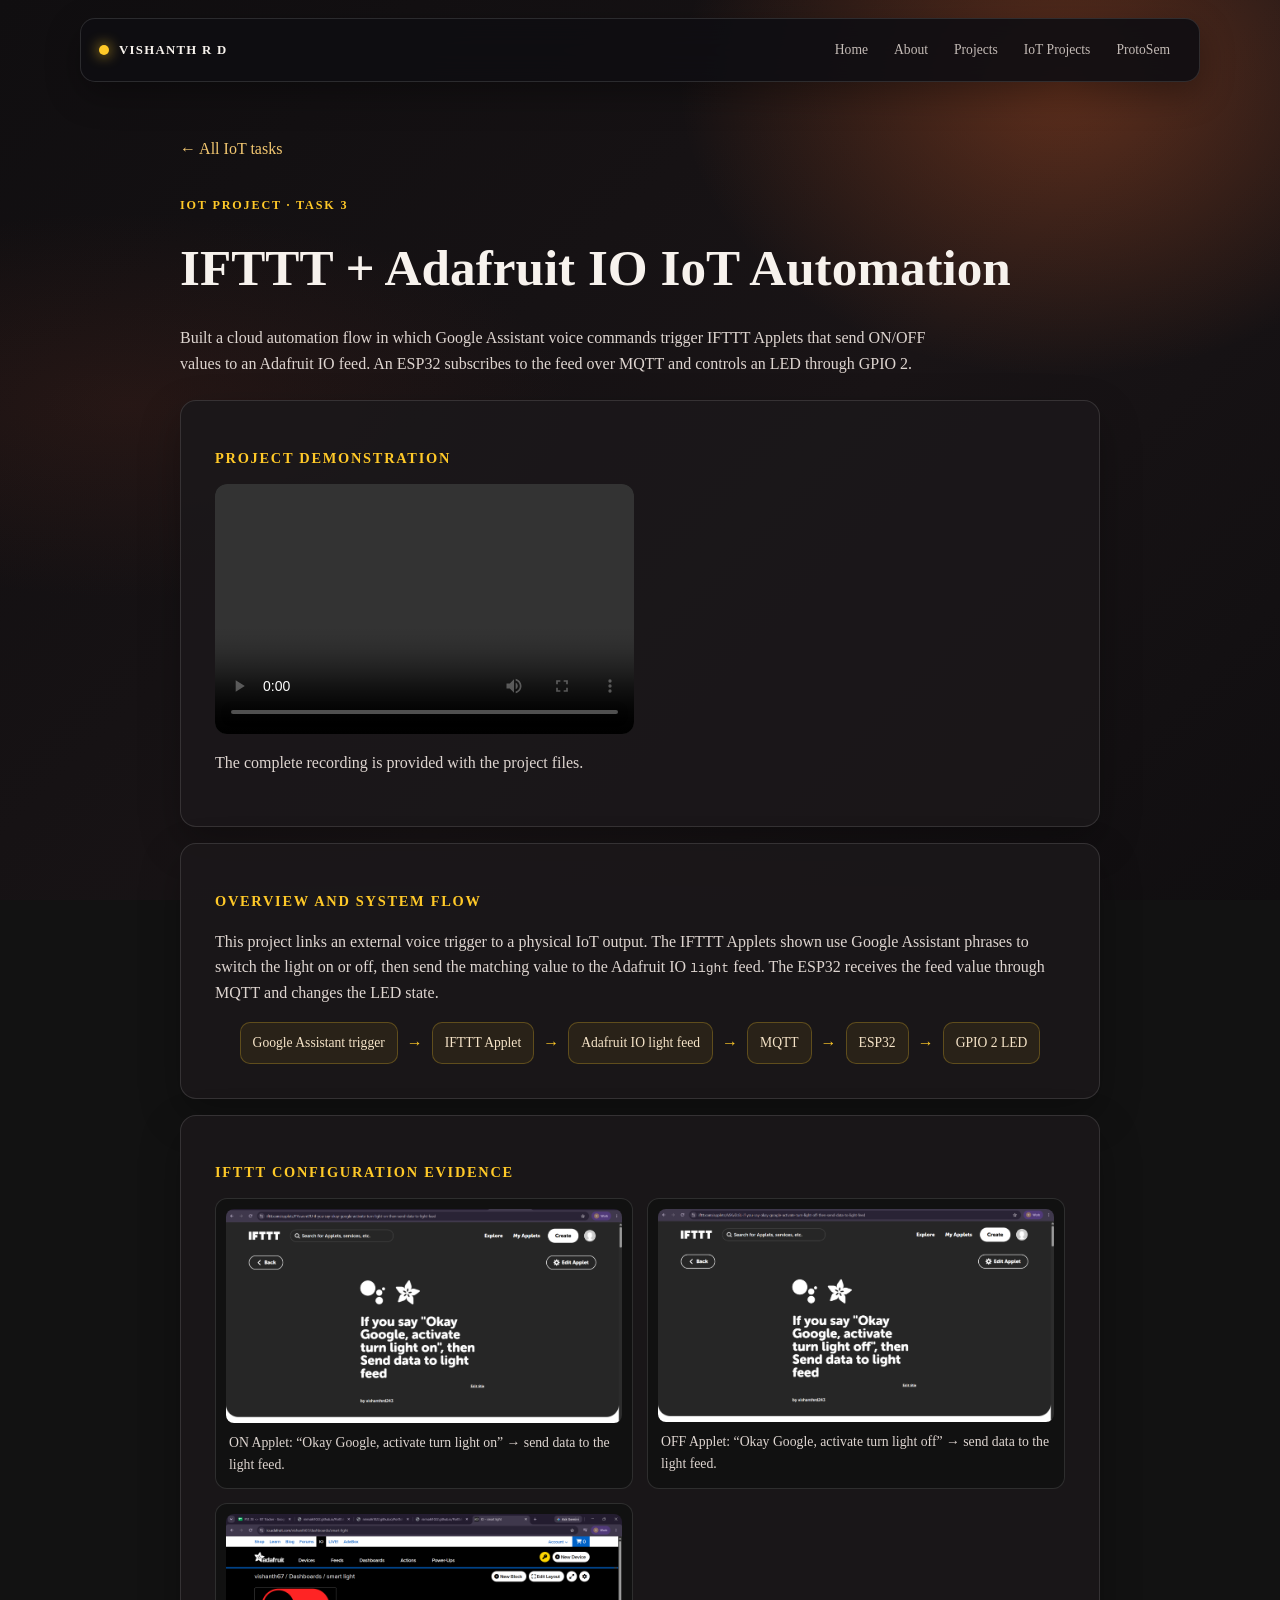
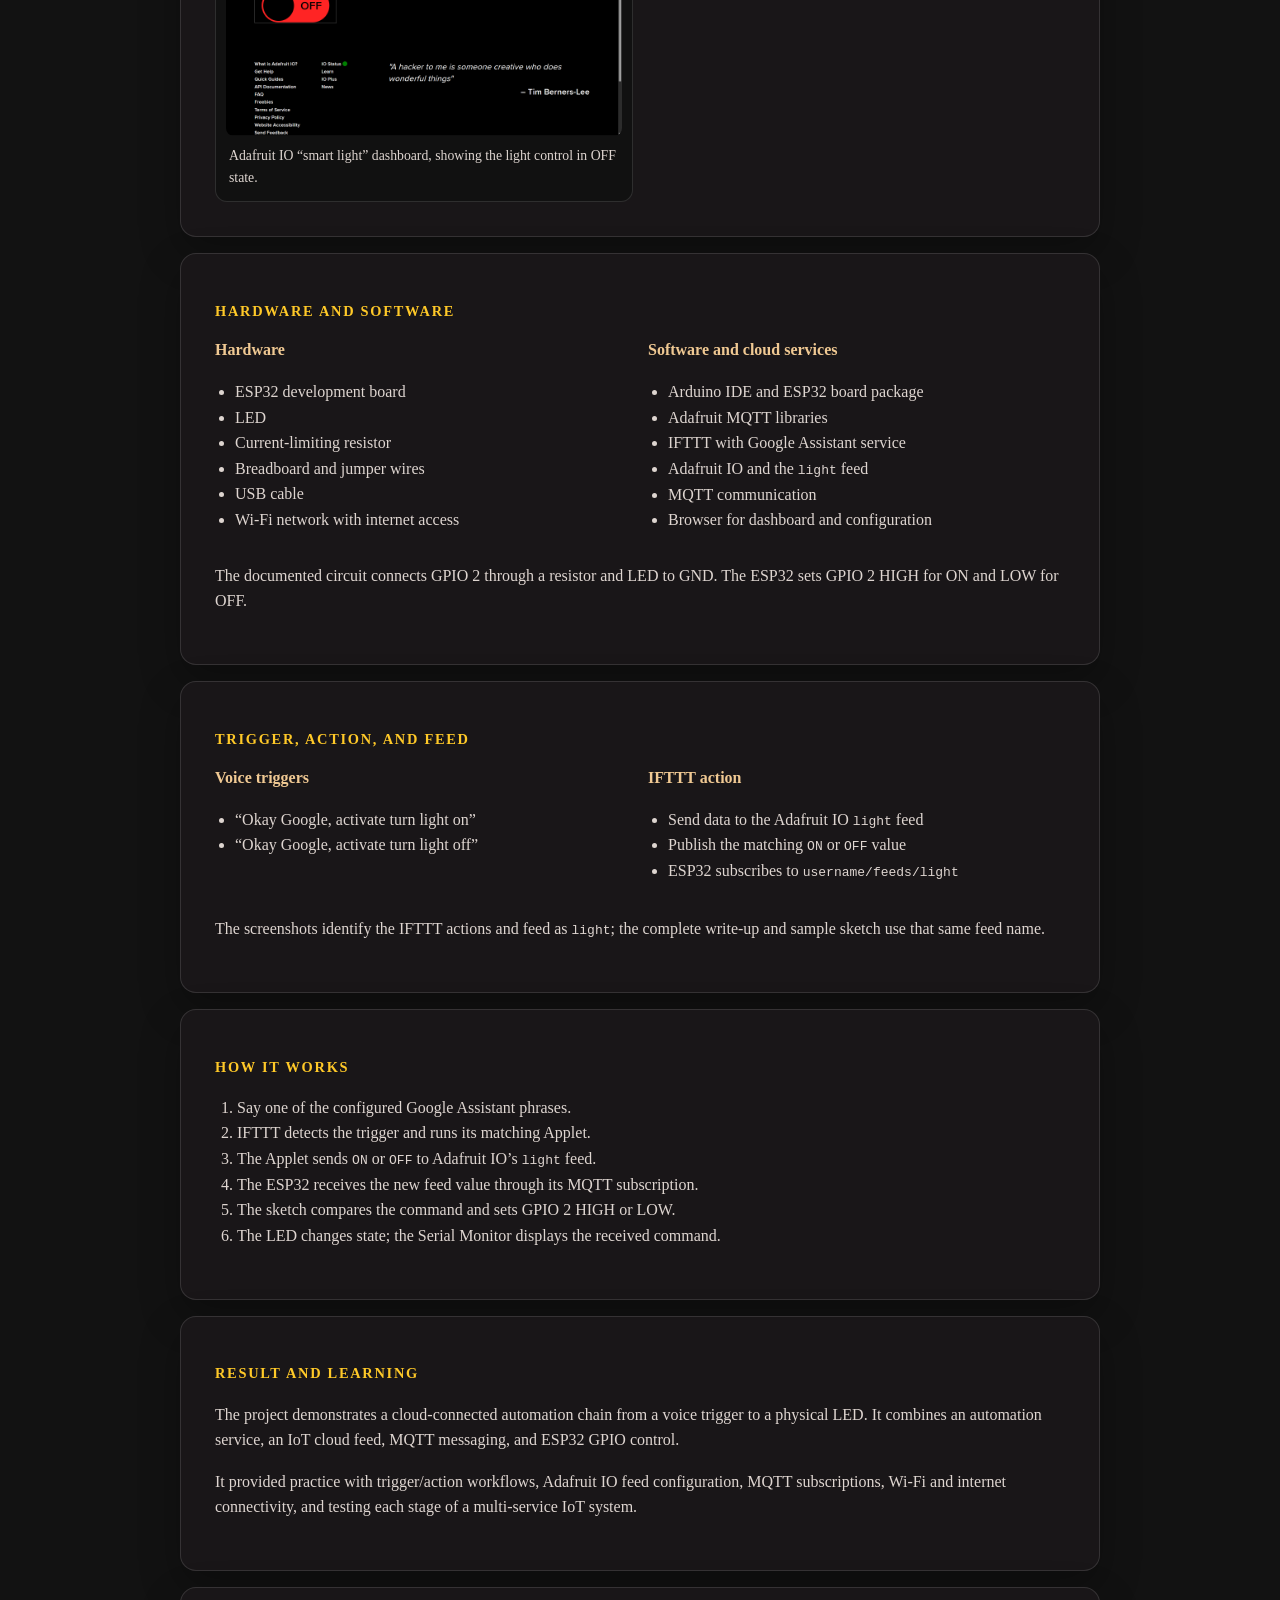
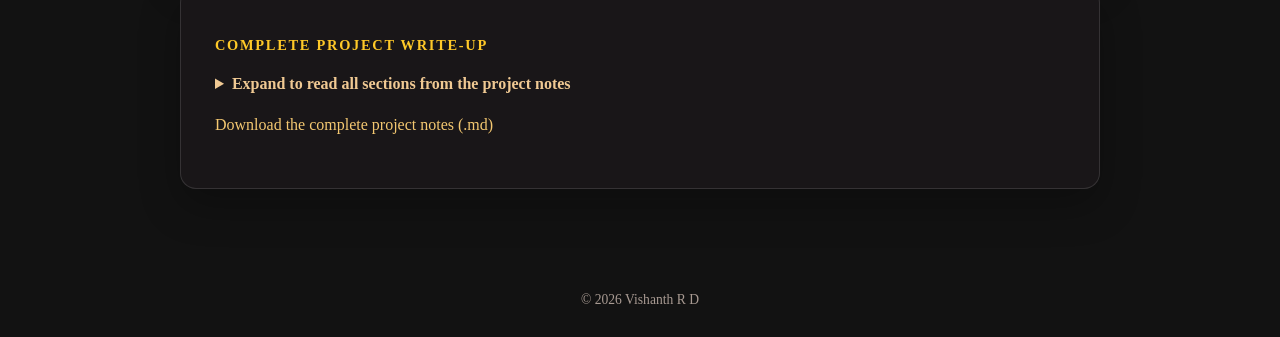
<file: iot-task-3.html>
<!DOCTYPE html>
<html lang="en">
<head>
<meta charset="UTF-8"><meta name="viewport" content="width=device-width, initial-scale=1.0">
<title>IFTTT + Adafruit IO IoT Automation | Vishanth R D</title>
<link rel="stylesheet" href="style.css"><link rel="stylesheet" href="iot-task.css">
<style>
.media-grid{align-items:stretch}.media-grid video{display:block;width:100%;height:100%;min-height:250px;max-height:460px;border-radius:12px;background:#080708;object-fit:contain}.evidence-grid{display:grid;grid-template-columns:repeat(2,minmax(0,1fr));gap:14px}.evidence-grid figure{margin:0;padding:10px;border:1px solid var(--line);border-radius:12px;background:#111}.evidence-grid img{display:block;width:100%;height:auto;border-radius:8px}.evidence-grid figcaption{padding:9px 3px 2px;color:#ded5d0;font-size:.86rem}.detail-card p{color:#ded5d0}.detail-card p+p{margin-top:9px}.info-grid{display:grid;grid-template-columns:repeat(2,minmax(0,1fr));gap:16px}.info-grid h3{margin:0 0 8px;color:#f0c993;font-size:1rem}.info-grid ul{padding-left:20px;color:#ded5d0}.flow{display:flex;flex-wrap:wrap;align-items:center;justify-content:center;gap:9px;margin-top:14px}.flow span{padding:9px 12px;border:1px solid rgba(255,201,40,.25);border-radius:10px;background:rgba(255,201,40,.07);color:#f6e4c8;font-size:.85rem}.flow b{color:var(--gold)}.detail-card ol{padding-left:22px;color:#ded5d0}.complete-report details>summary{cursor:pointer;color:#f0c993;font-weight:700}.markdown-content{margin-top:18px}.markdown-content h2{margin:24px 0 10px;color:var(--gold);font-size:1.12rem}.markdown-content h3{margin:18px 0 8px;color:#f0c993;font-size:1rem}.markdown-content h4{margin:16px 0 7px;color:#f0c993;font-size:.95rem}.markdown-content p,.markdown-content li{color:#ded5d0}.markdown-content p{margin:10px 0}.markdown-content ul,.markdown-content ol{padding-left:23px;margin:8px 0 14px}.markdown-content pre{overflow:auto;margin:14px 0;padding:16px;border:1px solid var(--line);border-radius:10px;background:#111;color:#e6dfd8;font-size:.82rem;line-height:1.55}.markdown-content pre code{font-family:Consolas,monospace}.markdown-content code{padding:1px 4px;border-radius:4px;background:#111;color:#f6e4c8;font-family:Consolas,monospace;font-size:.9em}.markdown-content .notes-table{width:100%;margin:12px 0;border-collapse:collapse;color:#ded5d0}.markdown-content .notes-table th,.markdown-content .notes-table td{padding:9px 10px;border:1px solid var(--line);text-align:left;vertical-align:top}.markdown-content .notes-table th{color:#f0c993;background:rgba(255,201,40,.07)}.markdown-content hr{margin:20px 0;border:0;border-top:1px solid var(--line)}.notes-download{margin-top:16px}.notes-download a{color:#f4c871;text-decoration:none}.notes-download a:hover{text-decoration:underline}@media(max-width:720px){.info-grid,.evidence-grid{grid-template-columns:1fr}.media-grid video{min-height:190px}}
</style></head>
<body>
<nav class="site-nav" aria-label="Main navigation"><a class="brand" href="index.html">VISHANTH R D</a><div class="nav-links"><a href="index.html">Home</a><a href="about.html">About</a><a href="projects.html">Projects</a><a href="iot-projects.html">IoT Projects</a><a href="protosem.html">ProtoSem</a></div></nav>
<main>
<a class="back-link" href="iot-projects.html">← All IoT tasks</a><p class="eyebrow">IoT Project · Task 3</p>
<h1>IFTTT + Adafruit IO IoT Automation</h1>
<p class="description">Built a cloud automation flow in which Google Assistant voice commands trigger IFTTT Applets that send ON/OFF values to an Adafruit IO feed. An ESP32 subscribes to the feed over MQTT and controls an LED through GPIO 2.</p>
<section class="detail-card"><h2>Project demonstration</h2><div class="media-grid"><video controls preload="metadata"><source src="images/iot-task-3-demo.mp4" type="video/mp4">Your browser does not support video playback. <a href="images/iot-task-3-demo.mp4">Open the Task 3 demonstration video</a>.</video></div><p>The complete recording is provided with the project files.</p></section>
<section class="detail-card"><h2>Overview and system flow</h2><p>This project links an external voice trigger to a physical IoT output. The IFTTT Applets shown use Google Assistant phrases to switch the light on or off, then send the matching value to the Adafruit IO <code>light</code> feed. The ESP32 receives the feed value through MQTT and changes the LED state.</p><div class="flow" aria-label="Automation system flow"><span>Google Assistant trigger</span><b>→</b><span>IFTTT Applet</span><b>→</b><span>Adafruit IO light feed</span><b>→</b><span>MQTT</span><b>→</b><span>ESP32</span><b>→</b><span>GPIO 2 LED</span></div></section>
<section class="detail-card"><h2>IFTTT configuration evidence</h2><div class="evidence-grid"><figure><img src="images/iot-task-3-ifttt-on.png" alt="IFTTT Applet: Google Assistant command to turn light on sends data to the light feed"><figcaption>ON Applet: “Okay Google, activate turn light on” → send data to the light feed.</figcaption></figure><figure><img src="images/iot-task-3-ifttt-off.png" alt="IFTTT Applet: Google Assistant command to turn light off sends data to the light feed"><figcaption>OFF Applet: “Okay Google, activate turn light off” → send data to the light feed.</figcaption></figure><figure><img src="images/iot-task-3-adafruit-dashboard.png" alt="Adafruit IO smart light dashboard showing the light control in OFF state"><figcaption>Adafruit IO “smart light” dashboard, showing the light control in OFF state.</figcaption></figure></div></section>
<section class="detail-card"><h2>Hardware and software</h2><div class="info-grid"><div><h3>Hardware</h3><ul><li>ESP32 development board</li><li>LED</li><li>Current-limiting resistor</li><li>Breadboard and jumper wires</li><li>USB cable</li><li>Wi-Fi network with internet access</li></ul></div><div><h3>Software and cloud services</h3><ul><li>Arduino IDE and ESP32 board package</li><li>Adafruit MQTT libraries</li><li>IFTTT with Google Assistant service</li><li>Adafruit IO and the <code>light</code> feed</li><li>MQTT communication</li><li>Browser for dashboard and configuration</li></ul></div></div><p style="margin-top:14px">The documented circuit connects GPIO 2 through a resistor and LED to GND. The ESP32 sets GPIO 2 HIGH for ON and LOW for OFF.</p></section>
<section class="detail-card"><h2>Trigger, action, and feed</h2><div class="info-grid"><div><h3>Voice triggers</h3><ul><li>“Okay Google, activate turn light on”</li><li>“Okay Google, activate turn light off”</li></ul></div><div><h3>IFTTT action</h3><ul><li>Send data to the Adafruit IO <code>light</code> feed</li><li>Publish the matching <code>ON</code> or <code>OFF</code> value</li><li>ESP32 subscribes to <code>username/feeds/light</code></li></ul></div></div><p>The screenshots identify the IFTTT actions and feed as <code>light</code>; the complete write-up and sample sketch use that same feed name.</p></section>
<section class="detail-card"><h2>How it works</h2><ol><li>Say one of the configured Google Assistant phrases.</li><li>IFTTT detects the trigger and runs its matching Applet.</li><li>The Applet sends <code>ON</code> or <code>OFF</code> to Adafruit IO’s <code>light</code> feed.</li><li>The ESP32 receives the new feed value through its MQTT subscription.</li><li>The sketch compares the command and sets GPIO 2 HIGH or LOW.</li><li>The LED changes state; the Serial Monitor displays the received command.</li></ol></section>
<section class="detail-card"><h2>Result and learning</h2><p>The project demonstrates a cloud-connected automation chain from a voice trigger to a physical LED. It combines an automation service, an IoT cloud feed, MQTT messaging, and ESP32 GPIO control.</p><p>It provided practice with trigger/action workflows, Adafruit IO feed configuration, MQTT subscriptions, Wi-Fi and internet connectivity, and testing each stage of a multi-service IoT system.</p></section>
<section class="detail-card complete-report"><h2>Complete project write-up</h2><details><summary>Expand to read all sections from the project notes</summary><div class="markdown-content"><h2>IoT Session — Task 3: IFTTT + Adafruit IO IoT Automation</h2><h3>1. Overview</h3><h4>Objective</h4><p>The main objective of this task is to create an IoT automation system using ESP32, IFTTT, Adafruit IO, and MQTT. The system shows how an external event or trigger can automatically perform an action on an IoT device without requiring manual control.</p><h4>Problem Being Addressed</h4><p>In a simple IoT system, the user normally controls the device manually through an application or dashboard. Automation improves this by allowing the system to react automatically whenever a predefined event takes place.</p><p>For example, an external trigger can send a command to an IoT cloud platform, which then communicates with the ESP32 and controls an actuator such as an LED or relay.</p><h4>Project Summary</h4><p>In this project, IFTTT works as the automation platform, while Adafruit IO is used as the IoT cloud platform. An IFTTT Applet detects a predefined trigger and performs an action that updates an Adafruit IO feed. The ESP32 monitors this feed through MQTT and responds to the received value by changing the state of the connected LED.</p><p>The complete system follows this sequence:</p><p><strong>Trigger → IFTTT → Adafruit IO → MQTT → ESP32 → LED</strong></p><hr><h3>2. Concepts</h3><h4>IoT Automation</h4><p>IoT automation refers to allowing connected devices to automatically perform actions according to predefined events or conditions.</p><p>Instead of manually operating a device, an external event can start the complete process.</p><p>For example:</p><p><strong>Trigger occurs</strong> ↓ <strong>Automation platform processes trigger</strong> ↓ <strong>Cloud IoT platform receives command</strong> ↓ <strong>ESP32 receives command</strong> ↓ <strong>Device performs action</strong></p><p>This type of automation is useful in smart homes, industrial monitoring, energy management, security systems, and many other IoT applications.</p><h4>IFTTT</h4><p>IFTTT stands for <strong>If This Then That</strong>.</p><p>It is an automation service that connects different online services and allows an action to happen automatically when a particular trigger occurs.</p><p>The basic concept is:</p><p><strong>IF THIS happens</strong> ↓ <strong>THEN THAT action is performed</strong></p><p>An automation created using IFTTT is called an <strong>Applet</strong>.</p><h4>Trigger → Action</h4><p>An IFTTT Applet mainly contains two parts: a trigger and an action.</p><h5>Trigger</h5><p>The trigger is the event that starts the automation process.</p><p>Examples include:</p><ul><li>A button or webhook event</li><li>A particular application event</li><li>A scheduled event</li><li>A value received from a connected service</li></ul><h5>Action</h5><p>The action is the operation carried out after the trigger occurs.</p><p>In this project, the action updates the Adafruit IO feed.</p><p><strong>Trigger</strong> ↓ <strong>IFTTT Applet</strong> ↓ <strong>Action</strong> ↓ <strong>Adafruit IO Feed</strong></p><hr><h3>3. Role of Adafruit IO</h3><p>Adafruit IO provides the cloud communication layer between the automation workflow and the ESP32.</p><p>The Adafruit IO feed stores the command produced by the automation process.</p><p>For example:</p><p><strong>IFTTT Action</strong> ↓ <strong>Adafruit IO</strong> ↓ <strong>light feed</strong> ↓ <strong>MQTT</strong> ↓ <strong>ESP32</strong></p><p>The ESP32 subscribes to the feed and continuously checks for new MQTT messages.</p><p>When the feed receives <strong>ON</strong>, the ESP32 switches the LED ON.</p><p>When the feed receives <strong>OFF</strong>, the ESP32 switches the LED OFF.</p><hr><h3>4. System Design</h3><h4>Overall Architecture</h4><p>The complete automation setup can be represented as:</p><p><strong>TRIGGER</strong> ↓ <strong>IFTTT Applet</strong> ↓ <strong>ACTION</strong> ↓ <strong>Adafruit IO Feed</strong> ↓ <strong>MQTT</strong> ↓ <strong>ESP32 Subscriber</strong> ↓ <strong>GPIO 2</strong> ↓ <strong>LED</strong></p><h4>Data Flow</h4><ol><li>A predefined trigger takes place.</li><li>IFTTT detects the trigger.</li><li>The IFTTT Applet executes its configured action.</li><li>The action sends the required value to Adafruit IO.</li><li>Adafruit IO updates the selected feed.</li><li>The ESP32 receives the updated value through MQTT.</li><li>The ESP32 processes the received command.</li><li>The GPIO output is changed.</li><li>The LED performs the required operation.</li></ol><hr><h3>5. Hardware &amp; Software</h3><h4>Hardware Components</h4><table class="notes-table"><thead><tr><th>Component</th><th>Purpose</th></tr></thead><tbody><tr><td>ESP32 Development Board</td><td>Main IoT controller</td></tr><tr><td>LED</td><td>Output/actuator</td></tr><tr><td>Resistor</td><td>Limits LED current</td></tr><tr><td>Breadboard</td><td>Circuit prototyping</td></tr><tr><td>Jumper Wires</td><td>Electrical connections</td></tr><tr><td>USB Cable</td><td>Programming and power</td></tr><tr><td>Wi-Fi Network</td><td>Internet connectivity</td></tr></tbody></table><h4>Software and Cloud Platforms</h4><table class="notes-table"><thead><tr><th>Platform / Software</th><th>Purpose</th></tr></thead><tbody><tr><td>Arduino IDE</td><td>ESP32 programming</td></tr><tr><td>ESP32 Board Package</td><td>ESP32 development support</td></tr><tr><td>IFTTT</td><td>Automation and trigger/action workflow</td></tr><tr><td>Adafruit IO</td><td>IoT cloud platform</td></tr><tr><td>MQTT</td><td>Cloud-to-device communication</td></tr><tr><td>Adafruit MQTT Library</td><td>MQTT communication</td></tr><tr><td>Web Browser</td><td>Dashboard and configuration</td></tr></tbody></table><hr><h3>6. IFTTT Applet Configuration</h3><h4>Applet Structure</h4><p>The IFTTT Applet was created using a <strong>trigger → action</strong> workflow.</p><h4>Trigger</h4><p>The selected trigger works as the starting event for the automation.</p><p><strong>Trigger used:</strong></p><p>Google Assistant voice command: “Okay Google, activate turn light on” or “Okay Google, activate turn light off”.</p><p>Examples:</p><ul><li>Webhooks event</li><li>Button event</li><li>Scheduled event</li><li>Application event</li></ul><h4>Action</h4><p>After the trigger occurs, IFTTT performs the configured action.</p><p><strong>Action performed:</strong></p><p>Send data to the Adafruit IO <code>light</code> feed, with the matching <code>ON</code> or <code>OFF</code> value.</p><p>In this IoT workflow, the action sends a command to Adafruit IO so that the corresponding feed value can be updated.</p><hr><h3>7. How the Trigger Reaches the IoT System</h3><p>The trigger does not communicate with the ESP32 directly.</p><p>Instead, it passes through several cloud services before reaching the physical device.</p><h4>Communication Sequence</h4><p><strong>External Trigger</strong> ↓ <strong>IFTTT</strong> ↓ <strong>IFTTT Action</strong> ↓ <strong>Adafruit IO</strong> ↓ <strong>MQTT Feed</strong> ↓ <strong>ESP32</strong> ↓ <strong>GPIO</strong> ↓ <strong>LED</strong></p><p>This architecture keeps the automation layer separate from the device-control layer.</p><p>IFTTT is responsible for the automation logic, while Adafruit IO manages the IoT data communication.</p><hr><h3>8. Adafruit IO Feed</h3><p>The Adafruit IO feed used for this project is:</p><p><code>light</code></p><p>The feed receives the value generated by the automation workflow.</p><h4>Example Values</h4><p><code>ON</code></p><p><code>OFF</code></p><p>When the feed receives:</p><p><code>ON</code></p><p>the ESP32 turns the LED ON.</p><p>When the feed receives:</p><p><code>OFF</code></p><p>the ESP32 turns the LED OFF.</p><hr><h3>9. Wiring / Setup</h3><p>The physical circuit uses an ESP32 GPIO pin to operate the LED.</p><h4>Pin Configuration</h4><table class="notes-table"><thead><tr><th>ESP32 Pin</th><th>Component</th><th>Function</th></tr></thead><tbody><tr><td>GPIO 2</td><td>LED</td><td>Digital output</td></tr><tr><td>GND</td><td>LED circuit</td><td>Ground</td></tr></tbody></table><p><strong>GPIO 2 → Resistor → LED → GND</strong></p><h4>Circuit</h4><p><strong>ESP32 GPIO 2</strong> ↓ <strong>Resistor</strong> ↓ <strong>LED</strong> ↓ <strong>GND</strong></p><p>The ESP32 changes the GPIO output according to the command received from Adafruit IO.</p><hr><h3>10. ESP32 Implementation</h3><p>The ESP32 program first connects to Wi-Fi and then subscribes to the Adafruit IO MQTT feed.</p><h4>Complete ESP32 Source Code</h4><pre><code>#include &lt;WiFi.h&gt;

#include "Adafruit_MQTT.h"

#include "Adafruit_MQTT_Client.h"

#define WIFI_SSID "YOUR_WIFI_NAME"

#define WIFI_PASSWORD "YOUR_WIFI_PASSWORD"

#define AIO_SERVER "io.adafruit.com"

#define AIO_SERVERPORT 1883

#define AIO_USERNAME "YOUR_ADAFRUIT_USERNAME"

#define AIO_KEY "YOUR_ADAFRUIT_IO_KEY"

#define LED_PIN 2

WiFiClient client;

Adafruit_MQTT_Client mqtt(

  &amp;client,

  AIO_SERVER,

  AIO_SERVERPORT,

  AIO_USERNAME,

  AIO_KEY

);

Adafruit_MQTT_Subscribe bulbControl =

  Adafruit_MQTT_Subscribe(

    &amp;mqtt,

    AIO_USERNAME "/feeds/light"

  );

void setup() {

  Serial.begin(115200);

  pinMode(LED_PIN, OUTPUT);

  digitalWrite(LED_PIN, LOW);

  WiFi.begin(WIFI_SSID, WIFI_PASSWORD);

  Serial.print("Connecting to Wi-Fi");

  while (WiFi.status() != WL_CONNECTED) {

    delay(500);

    Serial.print(".");

  }

  Serial.println();

  Serial.println("Wi-Fi connected");

  Serial.print("IP Address: ");

  Serial.println(WiFi.localIP());

  mqtt.subscribe(&amp;bulbControl);

}

void connectMQTT() {

  int8_t ret;

  if (mqtt.connected()) {

    return;

  }

  Serial.print("Connecting to Adafruit IO...");

  while ((ret = mqtt.connect()) != 0) {

    Serial.println(mqtt.connectErrorString(ret));

    mqtt.disconnect();

    delay(5000);

  }

  Serial.println("Connected to Adafruit IO");

}

void loop() {

  connectMQTT();

  mqtt.processPackets(1000);

  Adafruit_MQTT_Subscribe *subscription;

  while ((subscription = mqtt.readSubscription(1000))) {

    if (subscription == &amp;bulbControl) {

      String command =

        (char *)bulbControl.lastread;

      Serial.print("Received: ");

      Serial.println(command);

      if (command == "ON") {

        digitalWrite(LED_PIN, HIGH);

        Serial.println("LED ON");

      }

      if (command == "OFF") {

        digitalWrite(LED_PIN, LOW);

        Serial.println("LED OFF");

      }

    }

  }

}</code></pre><hr><h3>11. Important Code Sections</h3><h4>Wi-Fi Connection</h4><pre><code>WiFi.begin(WIFI_SSID, WIFI_PASSWORD);</code></pre><p>This command connects the ESP32 to the configured Wi-Fi network.</p><p>Internet connectivity is necessary because the ESP32 communicates with the cloud-based Adafruit IO MQTT broker.</p><h4>MQTT Feed Subscription</h4><pre><code>mqtt.subscribe(&amp;bulbControl);</code></pre><p>This makes the ESP32 subscribe to the <strong>light</strong> feed.</p><p>The ESP32 can then receive values published to that feed.</p><h4>Receiving the Command</h4><pre><code>String command =

  (char *)bulbControl.lastread;</code></pre><p>This statement reads the value received from the MQTT feed.</p><p>The received value is then compared with the expected commands.</p><h4>Performing the Action</h4><pre><code>if (command == "ON") {

  digitalWrite(LED_PIN, HIGH);

}</code></pre><p>The LED turns ON whenever the received command is <strong>ON</strong>.</p><pre><code>if (command == "OFF") {

  digitalWrite(LED_PIN, LOW);

}</code></pre><p>The LED turns OFF whenever the received command is <strong>OFF</strong>.</p><hr><h3>12. Complete Automation Example</h3><p>The complete automation process can be represented as:</p><p><strong>TRIGGER</strong> ↓ <strong>IFTTT detects event</strong> ↓ <strong>IFTTT Applet runs</strong> ↓ <strong>Action sends command</strong> ↓ <strong>Adafruit IO updates light</strong> ↓ <strong>MQTT message is delivered</strong> ↓ <strong>ESP32 receives command</strong> ↓ <strong>ESP32 processes ON/OFF</strong> ↓ <strong>GPIO 2 changes state</strong> ↓ <strong>LED responds</strong></p><p>This shows how an external event can be converted into a physical action using cloud-based IoT automation.</p><hr><h3>13. Evidence</h3><h4>IFTTT Configuration</h4><p>Add screenshots showing:</p><ul><li>Screenshot 1: IFTTT account/workspace</li><li>Screenshot 2: Trigger configuration</li><li>Screenshot 3: Action configuration</li><li>Screenshot 4: Completed IFTTT Applet</li></ul><h4>Adafruit IO Evidence</h4><p>Add screenshots showing:</p><ul><li>Screenshot 5: Adafruit IO dashboard</li><li>Screenshot 6: light feed</li><li>Screenshot 7: Feed value after automation trigger</li></ul><h4>Hardware Evidence</h4><p>Add photographs showing:</p><ul><li>ESP32 board</li><li>LED circuit</li><li>Breadboard</li><li>USB connection</li><li>Complete working setup</li><li>Photo 1: Hardware setup</li><li>Photo 2: LED in ON state</li><li>Photo 3: LED in OFF state</li></ul><hr><h3>14. Testing</h3><p>The automation system was tested under different conditions to confirm that the complete communication chain was working correctly.</p><h4>Test Case 1 — Trigger Activated</h4><p><strong>Input:</strong> Trigger occurs</p><p><strong>Expected result:</strong> IFTTT performs the configured action.</p><p><strong>Observed result:</strong> Adafruit IO feed receives the expected command.</p><p><strong>Status:</strong> PASS</p><h4>Test Case 2 — LED ON Command</h4><p><strong>Input:</strong> ON</p><p><strong>Expected result:</strong> ESP32 sets GPIO 2 HIGH.</p><p><strong>Observed result:</strong> LED turns ON.</p><p><strong>Status:</strong> PASS</p><h4>Test Case 3 — LED OFF Command</h4><p><strong>Input:</strong> OFF</p><p><strong>Expected result:</strong> ESP32 sets GPIO 2 LOW.</p><p><strong>Observed result:</strong> LED turns OFF.</p><p><strong>Status:</strong> PASS</p><h4>Test Case 4 — Repeated Trigger</h4><p><strong>Input:</strong> Trigger activated multiple times.</p><p><strong>Expected result:</strong> Every valid trigger updates the Adafruit IO feed and the ESP32 responds accordingly.</p><p><strong>Observed result:</strong> The system responds according to the received feed value.</p><p><strong>Status:</strong> PASS</p><hr><h3>15. Challenges &amp; Solutions</h3><h4>Challenge 1 — IFTTT Trigger Not Executing</h4><p><strong>Problem:</strong> The configured trigger was not activating the Applet.</p><p><strong>Solution:</strong> The trigger settings and connected service were verified. The Applet was also tested manually to confirm that the workflow was working.</p><h4>Challenge 2 — Adafruit IO Feed Not Updating</h4><p><strong>Problem:</strong> The IFTTT action was not generating the expected feed value.</p><p><strong>Solution:</strong> The feed name, action configuration, and transmitted value were checked.</p><h4>Challenge 3 — ESP32 Did Not Receive the Command</h4><p><strong>Problem:</strong> The Adafruit IO feed changed, but the ESP32 did not respond.</p><p><strong>Solution:</strong> The MQTT connection and feed subscription were verified. The Serial Monitor was used to check the MQTT connection and received message.</p><h4>Challenge 4 — Internet Connectivity</h4><p><strong>Problem:</strong> The cloud-based automation system requires Internet connectivity.</p><p><strong>Solution:</strong> The Wi-Fi connection and Internet access were checked before performing the automation test.</p><hr><h3>16. Demonstration Video</h3><p>The demonstration video should present the complete automation process starting from the trigger and ending with the physical output.</p><h4>Recommended Demonstration Sequence</h4><ol><li>Show the ESP32 hardware.</li><li>Show the Adafruit IO feed.</li><li>Show the IFTTT Applet.</li><li>Activate the configured trigger.</li><li>Show the Adafruit IO feed being updated.</li><li>Show the ESP32 receiving the MQTT command.</li><li>Show the LED responding.</li><li>Repeat the process with the opposite command if applicable.</li></ol><p><strong>Video:</strong> See the demonstration video embedded on the Task 3 page.</p><hr><h3>17. Learning Reflection</h3><p>This task helped me understand the working of cloud-based IoT automation by connecting multiple services into one system.</p><p>I learned how IFTTT can act as an automation layer where an event works as a trigger and produces a predefined action. I also understood how Adafruit IO can be used as an IoT cloud platform and how MQTT transfers the resulting command to an ESP32.</p><p>The project improved my understanding of the complete process from an external event to a physical device:</p><p><strong>Trigger → Automation → Cloud → MQTT → ESP32 → Actuator</strong></p><p>This assignment also helped me understand the importance of reliable Internet connectivity, correct feed configuration, MQTT subscription, and systematic testing while developing cloud-connected IoT systems.</p><hr><h3>18. Repository</h3><p>The complete project files should be maintained inside the project repository.</p><p><strong>Repository:</strong> No repository URL was provided.</p><h4>Recommended Repository Structure</h4><pre><code>Task-3-IFTTT-Adafruit-IO/

│

├── ESP32_IFTTT_MQTT.ino

├── README.md

│

├── circuit/

│   └── circuit-diagram.png

│

├── ifttt/

│   ├── trigger-screenshot.png

│   └── applet-screenshot.png

│

├── adafruit-io/

│   ├── dashboard.png

│   └── feed.png

│

├── photos/

│   └── hardware-setup.jpg

│

└── video/

    └── demo-link.txt</code></pre><hr><h3>Final Result</h3><p>The completed project demonstrates a cloud-based IoT automation system using <strong>IFTTT, Adafruit IO, MQTT, and ESP32</strong>.</p><p>The IFTTT platform detects the configured trigger and performs the corresponding action. This action updates the Adafruit IO feed, and the ESP32 receives the updated value through MQTT. The ESP32 then changes the LED state according to the received command.</p><h4>Final System</h4><p><strong>Trigger → IFTTT → Adafruit IO → MQTT → ESP32 → GPIO → LED</strong></p><p>Overall, the project demonstrates how cloud services can be combined with IoT hardware to build an automated connected-device system.</p></div></details><p class="notes-download"><a href="iot-task-3-notes.md" download>Download the complete project notes (.md)</a></p></section>
</main><footer class="footer">&copy; 2026 Vishanth R D</footer></body></html>
</file>
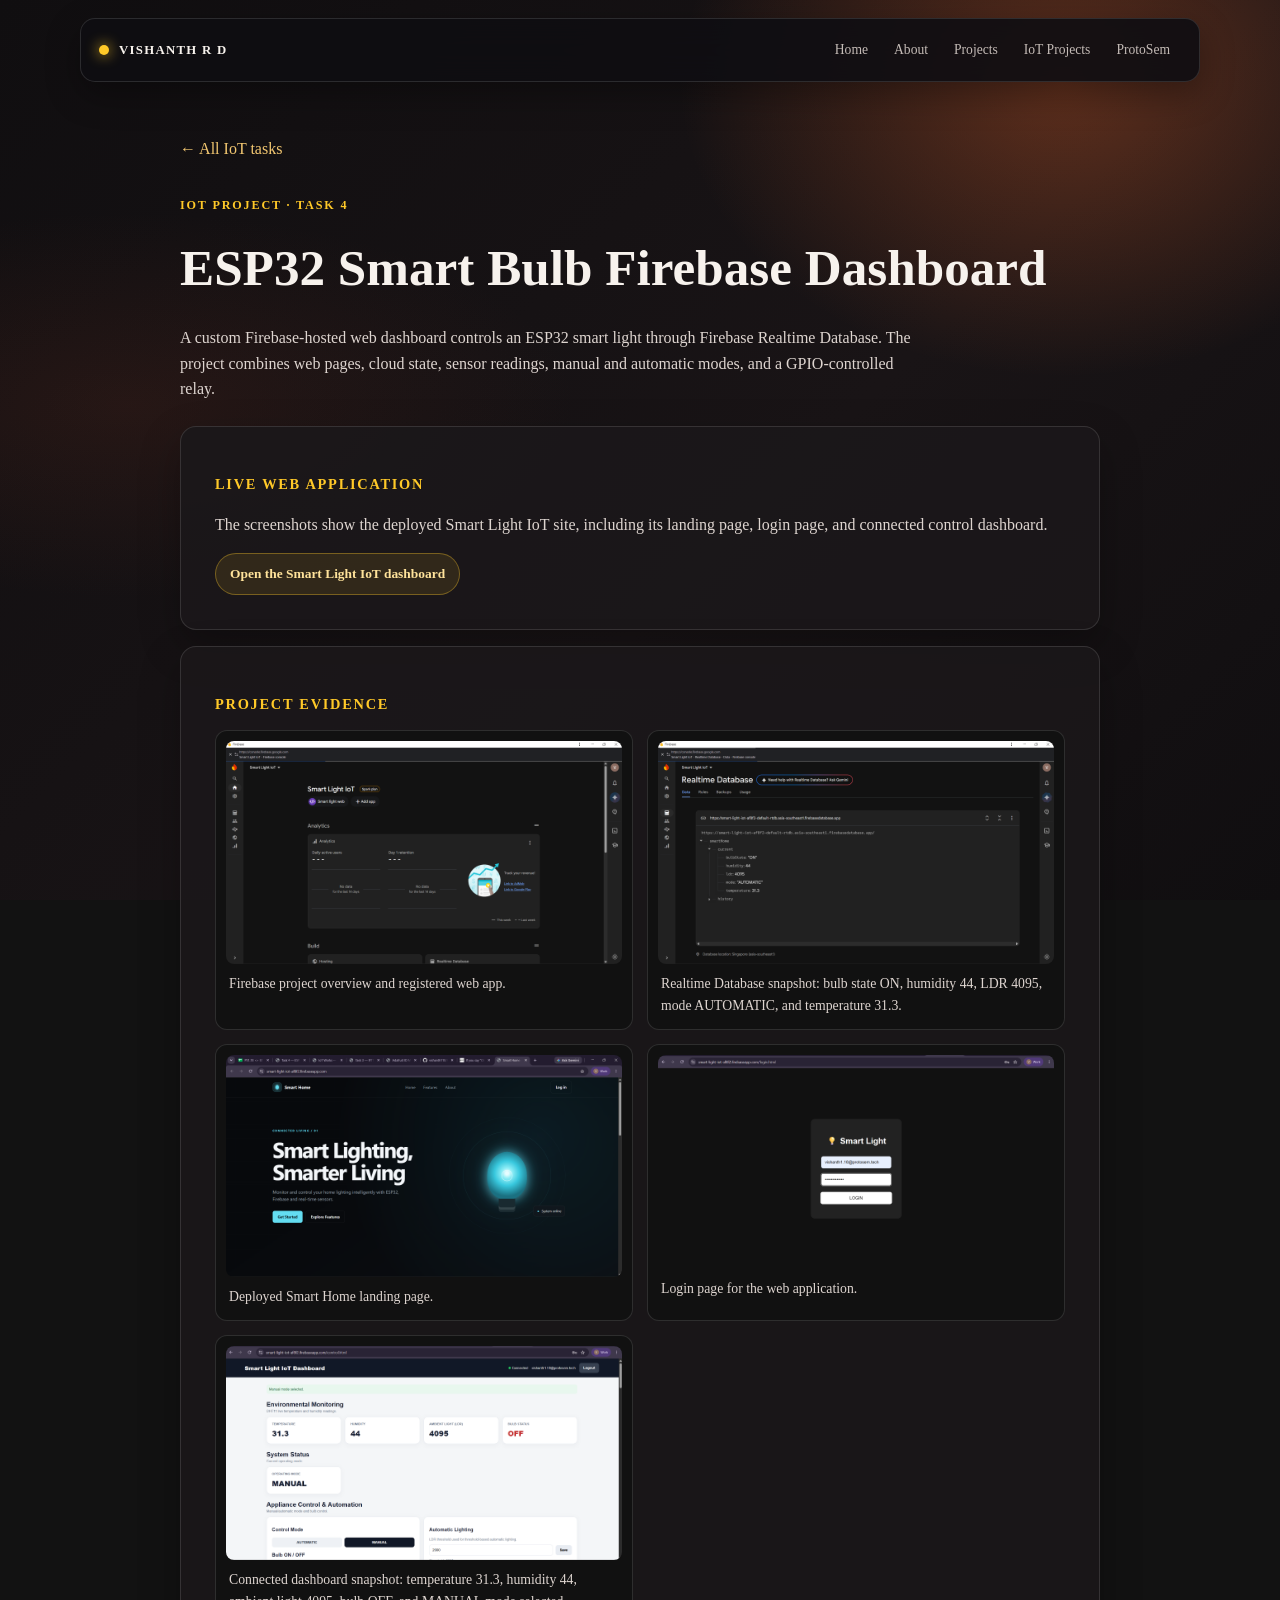
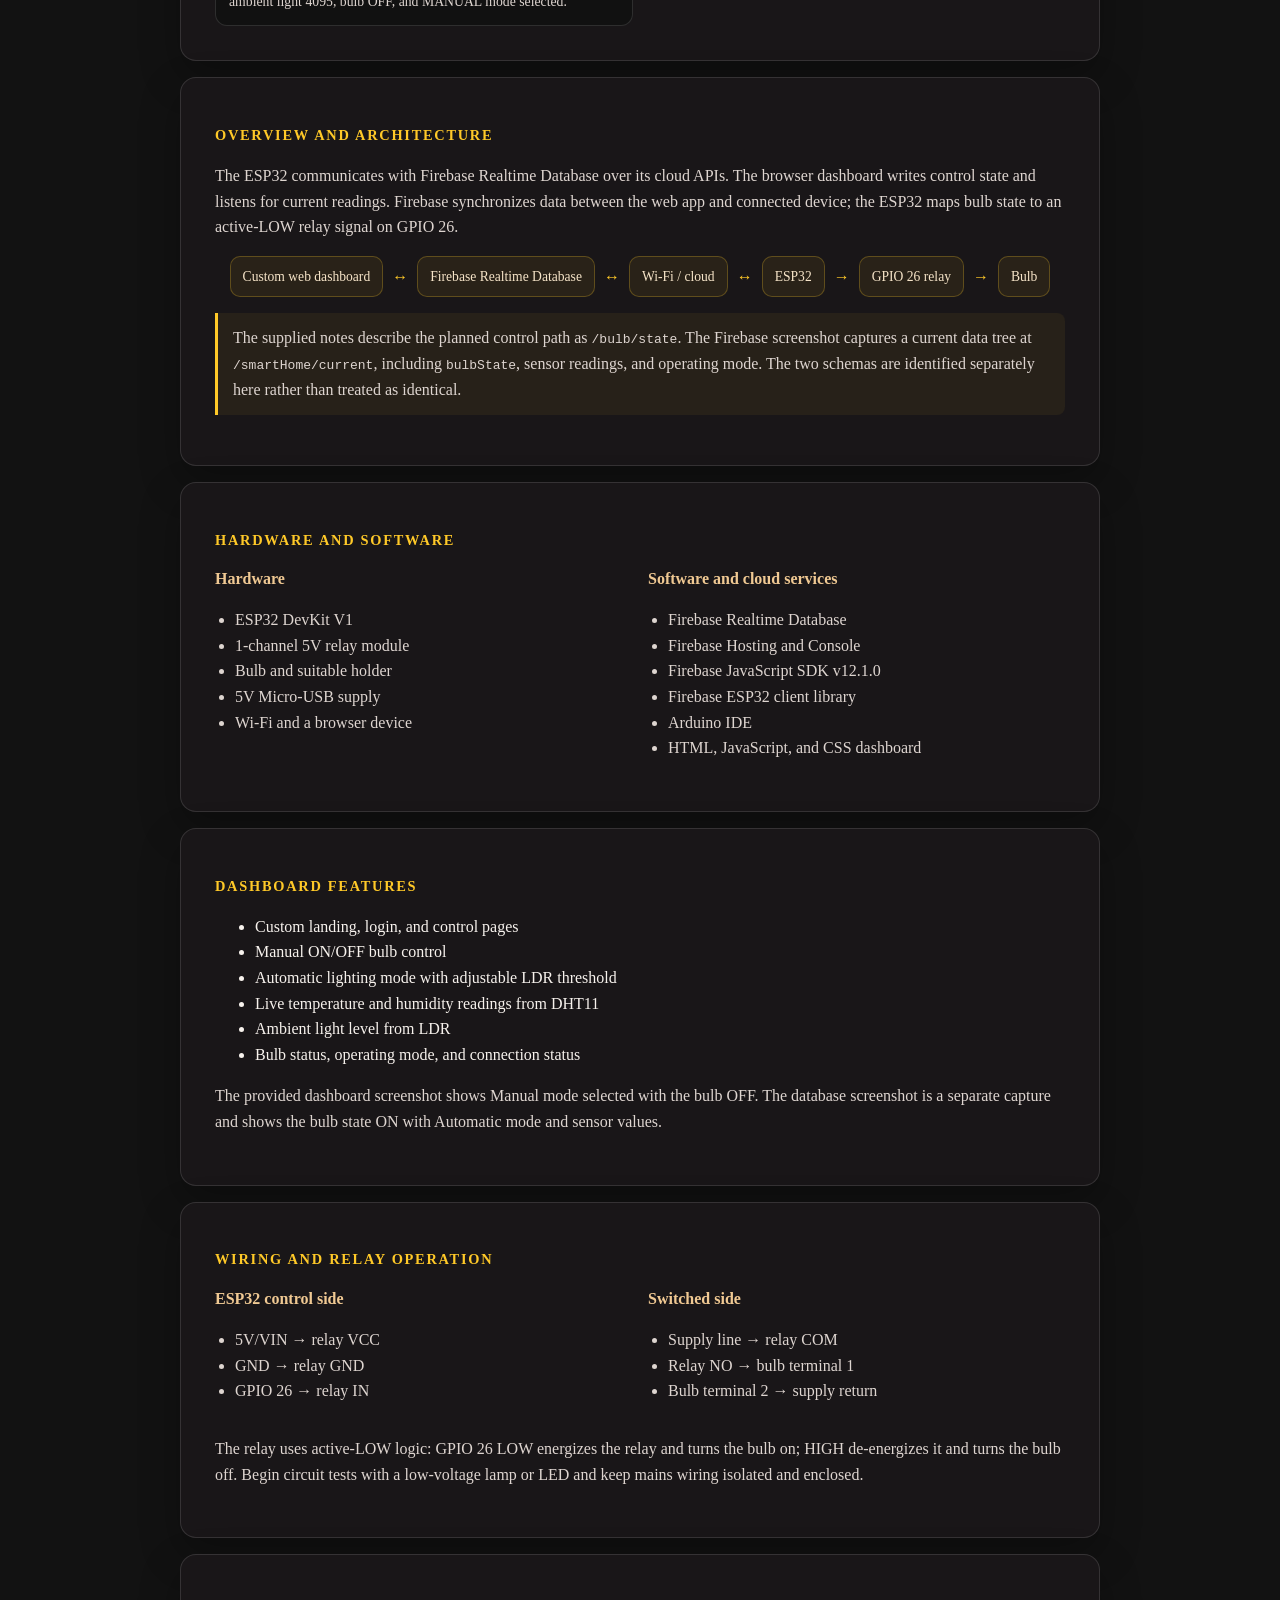
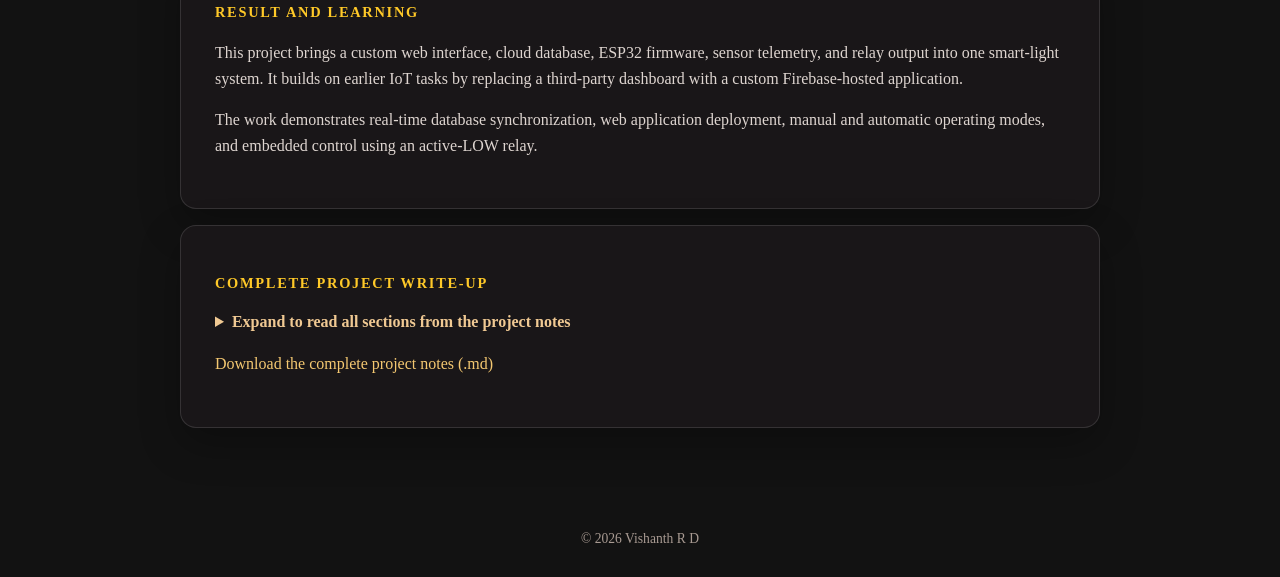
<file: iot-task-4.html>
<!DOCTYPE html>
<html lang="en">
<head>
<meta charset="UTF-8"><meta name="viewport" content="width=device-width, initial-scale=1.0">
<title>ESP32 Smart Bulb Firebase Dashboard | Vishanth R D</title>
<link rel="stylesheet" href="style.css"><link rel="stylesheet" href="iot-task.css">
<style>
.evidence-grid{display:grid;grid-template-columns:repeat(2,minmax(0,1fr));gap:14px}.evidence-grid figure{margin:0;padding:10px;border:1px solid var(--line);border-radius:12px;background:#111}.evidence-grid img{display:block;width:100%;height:auto;border-radius:8px}.evidence-grid figcaption{padding:9px 3px 2px;color:#ded5d0;font-size:.86rem}.detail-card p{color:#ded5d0}.detail-card p+p{margin-top:9px}.info-grid{display:grid;grid-template-columns:repeat(2,minmax(0,1fr));gap:16px}.info-grid h3{margin:0 0 8px;color:#f0c993;font-size:1rem}.info-grid ul{padding-left:20px;color:#ded5d0}.flow{display:flex;flex-wrap:wrap;align-items:center;justify-content:center;gap:9px;margin-top:14px}.flow span{padding:9px 12px;border:1px solid rgba(255,201,40,.25);border-radius:10px;background:rgba(255,201,40,.07);color:#f6e4c8;font-size:.85rem}.flow b{color:var(--gold)}.detail-card ol{padding-left:22px;color:#ded5d0}.complete-report details>summary{cursor:pointer;color:#f0c993;font-weight:700}.markdown-content{margin-top:18px}.markdown-content h2{margin:24px 0 10px;color:var(--gold);font-size:1.12rem}.markdown-content h3{margin:18px 0 8px;color:#f0c993;font-size:1rem}.markdown-content h4{margin:16px 0 7px;color:#f0c993;font-size:.95rem}.markdown-content p,.markdown-content li{color:#ded5d0}.markdown-content p{margin:10px 0}.markdown-content ul,.markdown-content ol{padding-left:23px;margin:8px 0 14px}.markdown-content pre{overflow:auto;margin:14px 0;padding:16px;border:1px solid var(--line);border-radius:10px;background:#111;color:#e6dfd8;font-size:.82rem;line-height:1.55}.markdown-content pre code{font-family:Consolas,monospace}.markdown-content code{padding:1px 4px;border-radius:4px;background:#111;color:#f6e4c8;font-family:Consolas,monospace;font-size:.9em}.markdown-content .notes-table{width:100%;margin:12px 0;border-collapse:collapse;color:#ded5d0}.markdown-content .notes-table th,.markdown-content .notes-table td{padding:9px 10px;border:1px solid var(--line);text-align:left;vertical-align:top}.markdown-content .notes-table th{color:#f0c993;background:rgba(255,201,40,.07)}.markdown-content hr{margin:20px 0;border:0;border-top:1px solid var(--line)}.notes-download{margin-top:16px}.notes-download a{color:#f4c871;text-decoration:none}.notes-download a:hover{text-decoration:underline}.evidence-note{padding:12px 15px;border-left:3px solid var(--gold);background:rgba(255,201,40,.06);border-radius:0 8px 8px 0}@media(max-width:720px){.info-grid,.evidence-grid{grid-template-columns:1fr}}
</style></head>
<body>
<nav class="site-nav" aria-label="Main navigation"><a class="brand" href="index.html">VISHANTH R D</a><div class="nav-links"><a href="index.html">Home</a><a href="about.html">About</a><a href="projects.html">Projects</a><a href="iot-projects.html">IoT Projects</a><a href="protosem.html">ProtoSem</a></div></nav>
<main>
<a class="back-link" href="iot-projects.html">← All IoT tasks</a><p class="eyebrow">IoT Project · Task 4</p>
<h1>ESP32 Smart Bulb Firebase Dashboard</h1>
<p class="description">A custom Firebase-hosted web dashboard controls an ESP32 smart light through Firebase Realtime Database. The project combines web pages, cloud state, sensor readings, manual and automatic modes, and a GPIO-controlled relay.</p>
<section class="detail-card"><h2>Live web application</h2><p>The screenshots show the deployed Smart Light IoT site, including its landing page, login page, and connected control dashboard.</p><a class="project-link" href="https://smart-light-iot-af8f2.firebaseapp.com/" target="_blank" rel="noopener noreferrer">Open the Smart Light IoT dashboard</a></section>
<section class="detail-card"><h2>Project evidence</h2><div class="evidence-grid"><figure><img src="images/iot-task-4-firebase-console.png" alt="Firebase console overview for the Smart Light IoT project"><figcaption>Firebase project overview and registered web app.</figcaption></figure><figure><img src="images/iot-task-4-realtime-database.png" alt="Firebase Realtime Database showing current bulb state, humidity, light level, mode, and temperature"><figcaption>Realtime Database snapshot: bulb state ON, humidity 44, LDR 4095, mode AUTOMATIC, and temperature 31.3.</figcaption></figure><figure><img src="images/iot-task-4-landing-page.png" alt="Smart Home landing page for the deployed smart-light IoT application"><figcaption>Deployed Smart Home landing page.</figcaption></figure><figure><img src="images/iot-task-4-login.png" alt="Smart Light login screen"><figcaption>Login page for the web application.</figcaption></figure><figure><img src="images/iot-task-4-dashboard.png" alt="Smart Light IoT dashboard showing live environmental readings, bulb OFF, and manual mode"><figcaption>Connected dashboard snapshot: temperature 31.3, humidity 44, ambient light 4095, bulb OFF, and MANUAL mode selected.</figcaption></figure></div></section>
<section class="detail-card"><h2>Overview and architecture</h2><p>The ESP32 communicates with Firebase Realtime Database over its cloud APIs. The browser dashboard writes control state and listens for current readings. Firebase synchronizes data between the web app and connected device; the ESP32 maps bulb state to an active-LOW relay signal on GPIO 26.</p><div class="flow" aria-label="System architecture"><span>Custom web dashboard</span><b>↔</b><span>Firebase Realtime Database</span><b>↔</b><span>Wi-Fi / cloud</span><b>↔</b><span>ESP32</span><b>→</b><span>GPIO 26 relay</span><b>→</b><span>Bulb</span></div><p class="evidence-note">The supplied notes describe the planned control path as <code>/bulb/state</code>. The Firebase screenshot captures a current data tree at <code>/smartHome/current</code>, including <code>bulbState</code>, sensor readings, and operating mode. The two schemas are identified separately here rather than treated as identical.</p></section>
<section class="detail-card"><h2>Hardware and software</h2><div class="info-grid"><div><h3>Hardware</h3><ul><li>ESP32 DevKit V1</li><li>1-channel 5V relay module</li><li>Bulb and suitable holder</li><li>5V Micro-USB supply</li><li>Wi-Fi and a browser device</li></ul></div><div><h3>Software and cloud services</h3><ul><li>Firebase Realtime Database</li><li>Firebase Hosting and Console</li><li>Firebase JavaScript SDK v12.1.0</li><li>Firebase ESP32 client library</li><li>Arduino IDE</li><li>HTML, JavaScript, and CSS dashboard</li></ul></div></div></section>
<section class="detail-card"><h2>Dashboard features</h2><ul><li>Custom landing, login, and control pages</li><li>Manual ON/OFF bulb control</li><li>Automatic lighting mode with adjustable LDR threshold</li><li>Live temperature and humidity readings from DHT11</li><li>Ambient light level from LDR</li><li>Bulb status, operating mode, and connection status</li></ul><p>The provided dashboard screenshot shows Manual mode selected with the bulb OFF. The database screenshot is a separate capture and shows the bulb state ON with Automatic mode and sensor values.</p></section>
<section class="detail-card"><h2>Wiring and relay operation</h2><div class="info-grid"><div><h3>ESP32 control side</h3><ul><li>5V/VIN → relay VCC</li><li>GND → relay GND</li><li>GPIO 26 → relay IN</li></ul></div><div><h3>Switched side</h3><ul><li>Supply line → relay COM</li><li>Relay NO → bulb terminal 1</li><li>Bulb terminal 2 → supply return</li></ul></div></div><p>The relay uses active-LOW logic: GPIO 26 LOW energizes the relay and turns the bulb on; HIGH de-energizes it and turns the bulb off. Begin circuit tests with a low-voltage lamp or LED and keep mains wiring isolated and enclosed.</p></section>
<section class="detail-card"><h2>Result and learning</h2><p>This project brings a custom web interface, cloud database, ESP32 firmware, sensor telemetry, and relay output into one smart-light system. It builds on earlier IoT tasks by replacing a third-party dashboard with a custom Firebase-hosted application.</p><p>The work demonstrates real-time database synchronization, web application deployment, manual and automatic operating modes, and embedded control using an active-LOW relay.</p></section>
<section class="detail-card complete-report"><h2>Complete project write-up</h2><details><summary>Expand to read all sections from the project notes</summary><div class="markdown-content"><h2>TASK 4 // STAGE 04</h2><h3>Week 4 Implementation</h3><h2>Task 4 — ESP32 Smart Bulb Firebase Dashboard</h2><h4>Full-Stack Custom Web Dashboard &amp; Firebase Realtime Database Control</h4><p><strong>ESP32</strong> <strong>Firebase Realtime Database</strong> <strong>Firebase Web SDK</strong> <strong>1-Channel Relay</strong> <strong>Wi-Fi</strong> <strong>HTML/JS Dashboard</strong> <strong>Bulb / AC Lighting</strong></p><blockquote><p><strong>Evidence note:</strong> The implementation brief describes <code>/bulb/state</code> as the planned control path. The supplied Firebase capture shows <code>/smartHome/current/bulbState</code> with sensor readings and operating mode. The screenshots are preserved as captured, and the exact RTDB path used by the deployed firmware should match its configured database schema.</p></blockquote><hr><h3>1. Overview</h3><p>In Task 4, the aim is to create a custom full-stack web dashboard hosted using Firebase to control an ESP32 Smart Bulb through the Firebase Realtime Database and a 1-channel electromechanical relay.</p><p>Instead of using third-party dashboards such as Adafruit IO, this project uses a personally developed web application with landing, login, and control pages. The dashboard also includes <strong>Automatic and Manual modes</strong>.</p><h4>Engineering Objectives</h4><ul><li>Create a Google Firebase project named <strong>"Smart Bulb IoT"</strong> and initialize the Realtime Database in test mode.</li><li>Create a structured JSON database path <code>/bulb/state</code> with the values <strong>"ON"</strong> and <strong>"OFF"</strong>.</li><li>Register a Firebase Web App and configure the modular Firebase JavaScript SDK.</li><li>Develop a multi-page web application containing <code>index.html</code>, <code>login.html</code>, and <code>dashboard.html</code>.</li><li>Deploy the web application using Firebase Hosting.</li><li>Program the ESP32 to connect to Wi-Fi and Firebase RTDB and monitor <code>/bulb/state</code>.</li><li>Use <strong>GPIO 26</strong> to control the relay.</li><li>Test real-time two-way synchronization between the web dashboard and the physical relay/bulb.</li></ul><h4>Main Deliverables</h4><ul><li>Live Firebase Web Dashboard deployed at <code>https://smart-light-iot-af8f2.firebaseapp.com/</code></li><li>Firebase Realtime Database containing the <code>/bulb/state</code> structure</li><li>Responsive multi-page web dashboard with Landing, Login, and Dashboard pages</li><li>Automatic and Manual operating modes</li><li>ESP32 firmware connected to Firebase RTDB and controlling the GPIO 26 relay</li><li>Hardware testing photographs such as <code>task4a.png</code>, <code>task4b.png</code>, and <code>task4c.png</code></li></ul><hr><h2>2. Core Concepts &amp; Theoretical Principles</h2><h3>Firebase Cloud Architecture &amp; Real-Time Synchronization</h3><p>This task focuses on understanding Firebase Realtime Database, real-time synchronization, and the use of a custom web client hosted through Firebase.</p><h4>Firebase is a Cloud BaaS, NOT a Transport Protocol</h4><p>Firebase is a <strong>Backend-as-a-Service (BaaS)</strong> platform provided by Google. It is not itself a communication protocol.</p><p>In this project, the ESP32 and web browser communicate with the Firebase Realtime Database using Firebase APIs over <strong>HTTPS</strong> and real-time streaming mechanisms.</p><h4>Firebase Realtime Database</h4><p>Firebase RTDB is a cloud-based NoSQL database that stores information in the form of a JSON tree.</p><p>When the user presses the ON or OFF button on the custom dashboard, the Firebase database updates the <code>bulb/state</code> value and sends the updated information to connected listeners, including the ESP32.</p><h4>Custom Dashboard vs Third-Party Dashboard</h4><p>Unlike the earlier task where a ready-made Adafruit IO dashboard was used, this project provides complete control over the web interface and application logic.</p><p>The application is hosted using Firebase Hosting and contains custom login functionality, Automatic/Manual mode selection, and real-time status information.</p><h4>Relay Active-LOW Operation</h4><p>The 1-channel relay connected to <strong>GPIO 26</strong> uses active-LOW logic.</p><p>When GPIO 26 is pulled LOW, the relay is activated and the COM and NO contacts are connected, allowing the bulb to turn ON.</p><p>When GPIO 26 is HIGH, the relay is deactivated and the bulb turns OFF.</p><h4>Live Deployment</h4><p>The custom dashboard is hosted on Firebase at:</p><p><code>https://smart-light-iot-af8f2.firebaseapp.com/</code></p><p>When a user changes the switch from a browser, the selected state is stored in Firebase and synchronized with the ESP32.</p><hr><h2>3. System Design &amp; Architectural Diagram</h2><p>The complete system connects the custom Firebase web application, Firebase Realtime Database, ESP32, relay, and bulb.</p><h3>Communication &amp; Data Flow</h3><p><strong>DHT11 / LDR → ESP32 → Wi-Fi → Firebase Cloud Platform ↔ Web Dashboard</strong></p><p>Firebase acts as the cloud service rather than being a communication protocol.</p><p>When the user selects <strong>ON</strong> in <code>dashboard.html</code>, the Firebase JavaScript SDK writes:</p><pre><code>set(bulbRef, "ON");</code></pre><p>to the Firebase Realtime Database.</p><p>The database updates the JSON node and sends the change through the active connection to the ESP32.</p><p>The ESP32 receives <code>"ON"</code> and sets GPIO 26 to <strong>LOW</strong>, activating the relay and turning the bulb ON.</p><p>When <strong>OFF</strong> is selected, the database state changes to <code>"OFF"</code>. GPIO 26 becomes <strong>HIGH</strong>, the relay switches OFF, and the bulb turns OFF.</p><hr><h2>4. Hardware Bill of Materials &amp; Software Dependencies</h2><h3>Hardware Components</h3><table class="notes-table"><thead><tr><th>Component</th><th>Specification</th><th>Pin / Interface</th><th>Purpose</th></tr></thead><tbody><tr><td>ESP32 DevKit V1</td><td>Dual-core Xtensa 32-bit @ 240 MHz, 2.4 GHz Wi-Fi</td><td>USB Serial / GPIO 26</td><td>Connects to Wi-Fi and Firebase and controls the relay</td></tr><tr><td>1-Channel 5V Relay Module</td><td>Opto-isolated, 10A 250VAC / 10A 30VDC</td><td>VCC → 5V/VIN, GND → GND, IN → GPIO 26</td><td>Electrically controlled switching device</td></tr><tr><td>Bulb + Suitable Holder</td><td>Low-voltage DC test lamp/LED or suitable AC bulb</td><td>COM and NO contacts</td><td>Lighting load controlled by the relay</td></tr><tr><td>Computer / Laptop / Smartphone</td><td>Internet-enabled browser</td><td>Browser / HTTPS</td><td>Used to access the web dashboard</td></tr></tbody></table><h3>Software and Libraries</h3><ul><li><strong>Firebase Realtime Database</strong> — Stores <code>/bulb/state</code></li><li><strong>Google Firebase Console</strong> — Used for cloud configuration</li><li><strong>Firebase Hosting</strong> — Hosts the web application</li><li><strong>Firebase JavaScript SDK v12.1.0</strong> — Handles database access and real-time updates</li><li><strong>Firebase-ESP-Client / FirebaseESP32</strong> — Allows ESP32 communication with Firebase RTDB</li><li><strong>Arduino IDE</strong> — Used for ESP32 programming</li></ul><h4>Power Configuration</h4><p>The ESP32 is powered using a <strong>5V Micro-USB cable</strong>.</p><p>The relay coil is powered from <strong>5V/VIN</strong>, with the ESP32 and relay sharing a common ground.</p><hr><h2>5. Circuit Wiring &amp; Pinout Mapping</h2><h4>Control Side</h4><ul><li>ESP32 <strong>5V/VIN → Relay VCC</strong></li><li>ESP32 <strong>GND → Relay GND</strong></li><li>ESP32 <strong>GPIO 26 → Relay IN</strong></li></ul><h4>Switched Side</h4><ul><li>Power supply line → Relay <strong>COM</strong></li><li>Relay <strong>NO → Bulb terminal 1</strong></li><li>Bulb terminal 2 → Power return</li></ul><table class="notes-table"><thead><tr><th>Relay Pin</th><th>ESP32 / Connection</th><th>Signal Type</th><th>Description</th></tr></thead><tbody><tr><td>Relay VCC</td><td>5V / VIN</td><td>Power</td><td>Supplies the relay coil</td></tr><tr><td>Relay GND</td><td>GND</td><td>Ground</td><td>Common ground</td></tr><tr><td>Relay IN</td><td>GPIO 26</td><td>Digital</td><td>Active-LOW control signal</td></tr><tr><td>Relay COM</td><td>Power Supply Live / DC (+)</td><td>Power</td><td>Common switching terminal</td></tr><tr><td>Relay NO</td><td>Bulb Terminal 1</td><td>Digital</td><td>Connects when relay activates</td></tr><tr><td>Bulb Terminal 2</td><td>Power Supply Neutral / DC (-)</td><td>Ground</td><td>Completes the circuit</td></tr></tbody></table><h4>Circuit Safety</h4><ul><li>Perform the initial testing with <strong>low-voltage DC lamps or LEDs</strong>.</li><li>Do not directly handle live mains connections.</li><li>Maintain proper physical separation between low-voltage ESP32 wiring and high-voltage relay terminals.</li><li>Use an appropriate safety enclosure when working with mains voltage.</li></ul><hr><h2>6. Firmware Implementation &amp; Methodology</h2><h3>Step 1 — Firebase Project and Database Setup</h3><p>Create a Firebase project called <strong>"Smart Bulb IoT"</strong>.</p><p>Create a Realtime Database in test mode and add the following structure:</p><pre><code>{
  "bulb": {
    "state": "OFF"
  }
}</code></pre><h3>Step 2 — Register the Web App</h3><p>From Firebase Project Settings, register a Web App named <strong>"Smart Bulb Dashboard"</strong>.</p><p>Copy the Firebase configuration object containing values such as:</p><ul><li><code>apiKey</code></li><li><code>databaseURL</code></li><li><code>projectId</code></li></ul><h3>Step 3 — Create the Multi-Page Web Application</h3><p>Create the following files inside the <code>public</code> folder:</p><ul><li><code>index.html</code> — Landing page</li><li><code>login.html</code> — Login page</li><li><code>dashboard.html</code> — Main control dashboard</li></ul><p>The dashboard includes Firebase SDK integration and Automatic/Manual control.</p><h3>Step 4 — Deploy Using Firebase Hosting</h3><p>Initialize Firebase Hosting using:</p><pre><code>firebase init hosting</code></pre><p>Select <code>public</code> as the hosting directory and deploy the application using:</p><pre><code>firebase deploy</code></pre><p>The application becomes available at:</p><p><code>https://smart-light-iot-af8f2.firebaseapp.com/</code></p><h3>Step 5 — Program the ESP32</h3><p>Configure the ESP32 firmware with the Wi-Fi credentials and Firebase RTDB URL.</p><p>The ESP32 monitors:</p><p><code>/bulb/state</code></p><p>The relay operates using:</p><ul><li><strong>LOW → ON</strong></li><li><strong>HIGH → OFF</strong></li></ul><hr><h2>LIVE FIREBASE WEB APPLICATION</h2><p><strong>Website:</strong> <code>https://smart-light-iot-af8f2.firebaseapp.com/</code></p><p>The dashboard provides:</p><ul><li>Smart Bulb status</li><li>Automatic mode</li><li>Manual mode</li><li>ON button</li><li>OFF button</li><li>Current operating mode</li></ul><p>The web dashboard communicates directly with Firebase Realtime Database and updates the bulb state in real time.</p><h3>Firmware Logic Highlights</h3><ul><li>Firebase SDK uses modular imports such as <code>initializeApp</code>, <code>getDatabase</code>, <code>ref</code>, <code>set</code>, and <code>onValue</code>.</li><li><code>set(bulbRef, "ON")</code> writes the ON state to Firebase.</li><li><code>set(bulbRef, "OFF")</code> writes the OFF state.</li><li><code>onValue(bulbRef, callback)</code> continuously monitors changes in the database.</li><li>The dashboard supports both Automatic and Manual operating modes.</li><li>The application is hosted using Firebase Hosting.</li></ul><hr><h2>7. Configuration &amp; Cloud Setup</h2><h3>Step-by-Step Setup</h3><h4>1. Create Firebase Realtime Database</h4><p>Go to <strong>Firebase Console → Build → Realtime Database → Create Database</strong>.</p><p>Select the required server region and start with <strong>Test Mode</strong>.</p><h4>2. Create the Database Structure</h4><p>Add a <code>bulb</code> node and create a <code>state</code> value inside it.</p><pre><code>{
  "bulb": {
    "state": "OFF"
  }
}</code></pre><h4>3. Create the Frontend</h4><p>Place the following files inside the <code>public</code> directory:</p><pre><code>public/
├── index.html
├── login.html
└── dashboard.html</code></pre><h4>4. Deploy the Website</h4><p>Run:</p><pre><code>firebase deploy</code></pre><p>The live dashboard can then be accessed through:</p><p><code>https://smart-light-iot-af8f2.firebaseapp.com/</code></p><h3>Security and Credential Practices</h3><p>For a production project, Firebase Authentication should be used so that only authorized users can modify <code>/bulb/state</code>.</p><p>Firebase project configuration and API settings should also be handled carefully, and the allowed origin/domain settings should be checked.</p><hr><h2>8. Project Verification &amp; Evidence</h2><h3>Physical Prototype &amp; Wiring</h3><p>Add actual photographs showing the ESP32, relay, bulb, and wiring.</p><h4>Task 4 Firebase Web Dashboard Testing</h4><p>Show the live Smart Bulb dashboard running through:</p><p><code>https://smart-light-iot-af8f2.firebaseapp.com/</code></p><h4>Task 4 Realtime Database Cloud Sync</h4><p>Show the Firebase Realtime Database updating the <code>/bulb/state</code> value between the browser and ESP32.</p><h4>Task 4 Physical Prototype &amp; Relay Actuation</h4><p>Show the ESP32 connected to the 1-channel relay and the bulb responding to ON/OFF commands from the web dashboard.</p><hr><h2>9. Engineering Challenges &amp; Troubleshooting Fixes</h2><h3>Challenge 1 — Firebase Permission Denied</h3><p><strong>Problem:</strong> Firebase Realtime Database returns an HTTP 401 Unauthorized or Permission Denied message.</p><p><strong>Possible Cause:</strong> Database test-mode rules may have expired or authentication may be required.</p><p><strong>Fix:</strong> During testing, verify the Firebase Realtime Database rules and ensure the required read/write permissions are enabled.</p><p>Example testing rules:</p><pre><code>{
  "rules": {
    ".read": true,
    ".write": true
  }
}</code></pre><h3>Challenge 2 — Dashboard Buttons Not Updating Firebase</h3><p><strong>Problem:</strong> Clicking ON/OFF does not update the database.</p><p><strong>Possible Cause:</strong> The <code>databaseURL</code> may be incorrect or the JavaScript module may not be loaded correctly.</p><p><strong>Fix:</strong> Make sure the script uses:</p><pre><code>&lt;script type="module"&gt;</code></pre><p>Also verify that the <code>databaseURL</code> exactly matches the Firebase RTDB endpoint.</p><h3>Challenge 3 — Relay Working in Reverse</h3><p><strong>Problem:</strong> The relay turns ON when the dashboard indicates OFF.</p><p><strong>Possible Cause:</strong> The relay uses active-LOW logic.</p><p><strong>Fix:</strong> Use the correct GPIO logic:</p><pre><code>digitalWrite(RELAY_PIN, LOW);</code></pre><p>for <strong>ON</strong>, and:</p><pre><code>digitalWrite(RELAY_PIN, HIGH);</code></pre><p>for <strong>OFF</strong>.</p><hr><h2>10. Engineering Insights &amp; Progression</h2><h3>Key Takeaways</h3><ul><li>Hosting a custom web application on Firebase removes the need to depend on third-party IoT dashboards such as Adafruit IO.</li><li>Firebase Realtime Database allows real-time synchronization between web browsers and embedded controllers.</li><li>Separating the application into landing, login, and dashboard pages creates a structured full-stack IoT system.</li><li>The ESP32 can respond to cloud database changes and control a physical relay.</li></ul><h3>Architectural Insights</h3><p>Moving from a third-party IoT dashboard to an independently hosted Firebase web application provides greater control over the interface, database, and device-control process.</p><p>This task combines the <strong>frontend, cloud database, and ESP32 firmware</strong> into one connected IoT system.</p><h3>Progression to the Next Stage</h3><p>In <strong>Task 5</strong>, the IoT project progresses toward autonomous sensor-based control, continuous historical data recording with timestamps, interactive charts, and CSV telemetry export.</p><hr><h2>File Repository</h2><h3>Task 4 File Repository</h3><p>The project repository contains:</p><ul><li>Source code</li><li>Firebase configuration</li><li>Documentation</li><li>Screenshots</li><li>Hardware evidence</li><li>Supporting project files</li></ul><h4>Repository Scope</h4><p>Firebase IoT monitoring dashboard source code, Firebase setup, documentation, and project evidence.</p><hr><h2>Interactive Testbench — Task 4 Simulator</h2><p>The interactive testbench represents the custom Smart Bulb web application connected to the Firebase Realtime Database.</p><h4>Smart Bulb Web Application</h4><p><strong>Version:</strong> v12.1.0 SDK</p><p><strong>Status:</strong> OFF</p><p><strong>Modes:</strong></p><ul><li>AUTOMATIC</li><li>MANUAL</li></ul><h4>Manual Control</h4><ul><li>ON</li><li>OFF</li></ul><p><strong>Current Mode:</strong> MANUAL</p><h4>Firebase Realtime Database</h4><pre><code>{
  "bulb": {
    "state": "OFF"
  }
}</code></pre><p><strong>Host Region:</strong> asia-southeast1</p><p><strong>Security Rules:</strong> Test Mode</p><p><strong>Sync Protocol:</strong> WebSocket / SSE Stream</p><p><strong>Endpoint:</strong> smart-light-iot-af8f2-default-rtdb</p><h4>ESP32 Relay &amp; Bulb</h4><p><strong>Bulb:</strong> OFF</p><p><strong>GPIO 26:</strong> HIGH</p><p><strong>Relay:</strong> De-energized</p><p>The supplied Firebase screenshot shows the Realtime Database values under <code>/smartHome/current</code>, including <code>bulbState</code>, <code>humidity</code>, <code>ldr</code>, <code>mode</code>, and <code>temperature</code>. This captured schema differs from the simplified <code>/bulb/state</code> example described earlier in this report.</p><p>The ESP32 connects to Wi-Fi and the Firebase stream, with GPIO 26 remaining HIGH while the bulb is OFF.</p><hr><h2>Final Summary</h2><p>Task 4 demonstrates a complete <strong>ESP32 Smart Bulb control system</strong> using a custom Firebase-hosted web dashboard.</p><p>The user can control the bulb through the web interface. The selected state is stored in the Firebase Realtime Database, and the ESP32 receives the updated value in real time.</p><p>The ESP32 then controls GPIO 26, which operates the relay and changes the physical bulb state.</p><h4>Complete System Flow</h4><p><strong>Web Dashboard → Firebase RTDB → ESP32 → GPIO 26 → Relay → Bulb</strong></p><p>This project demonstrates how a custom web application, cloud database, ESP32, and physical hardware can work together as a real-time IoT system.</p></div></details><p class="notes-download"><a href="iot-task-4-notes.md" download>Download the complete project notes (.md)</a></p></section>
</main><footer class="footer">&copy; 2026 Vishanth R D</footer></body></html>
</file>
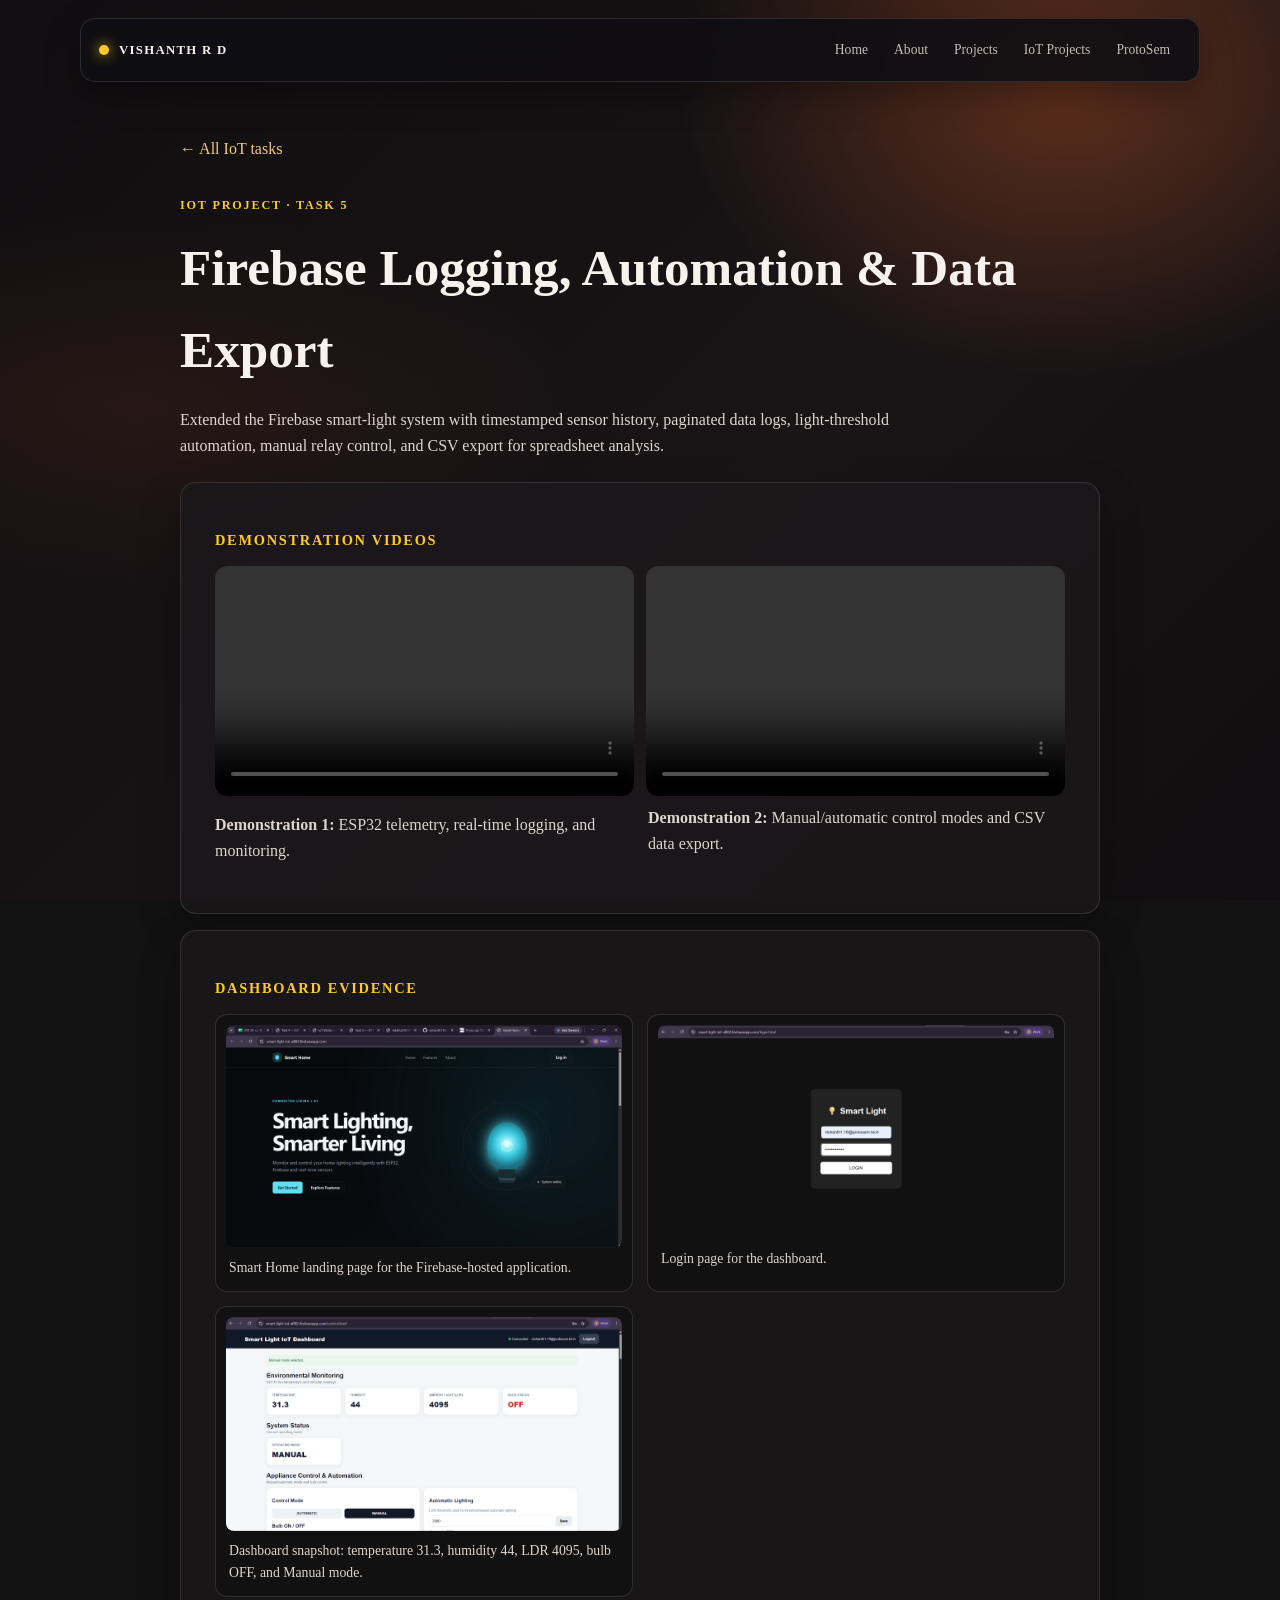
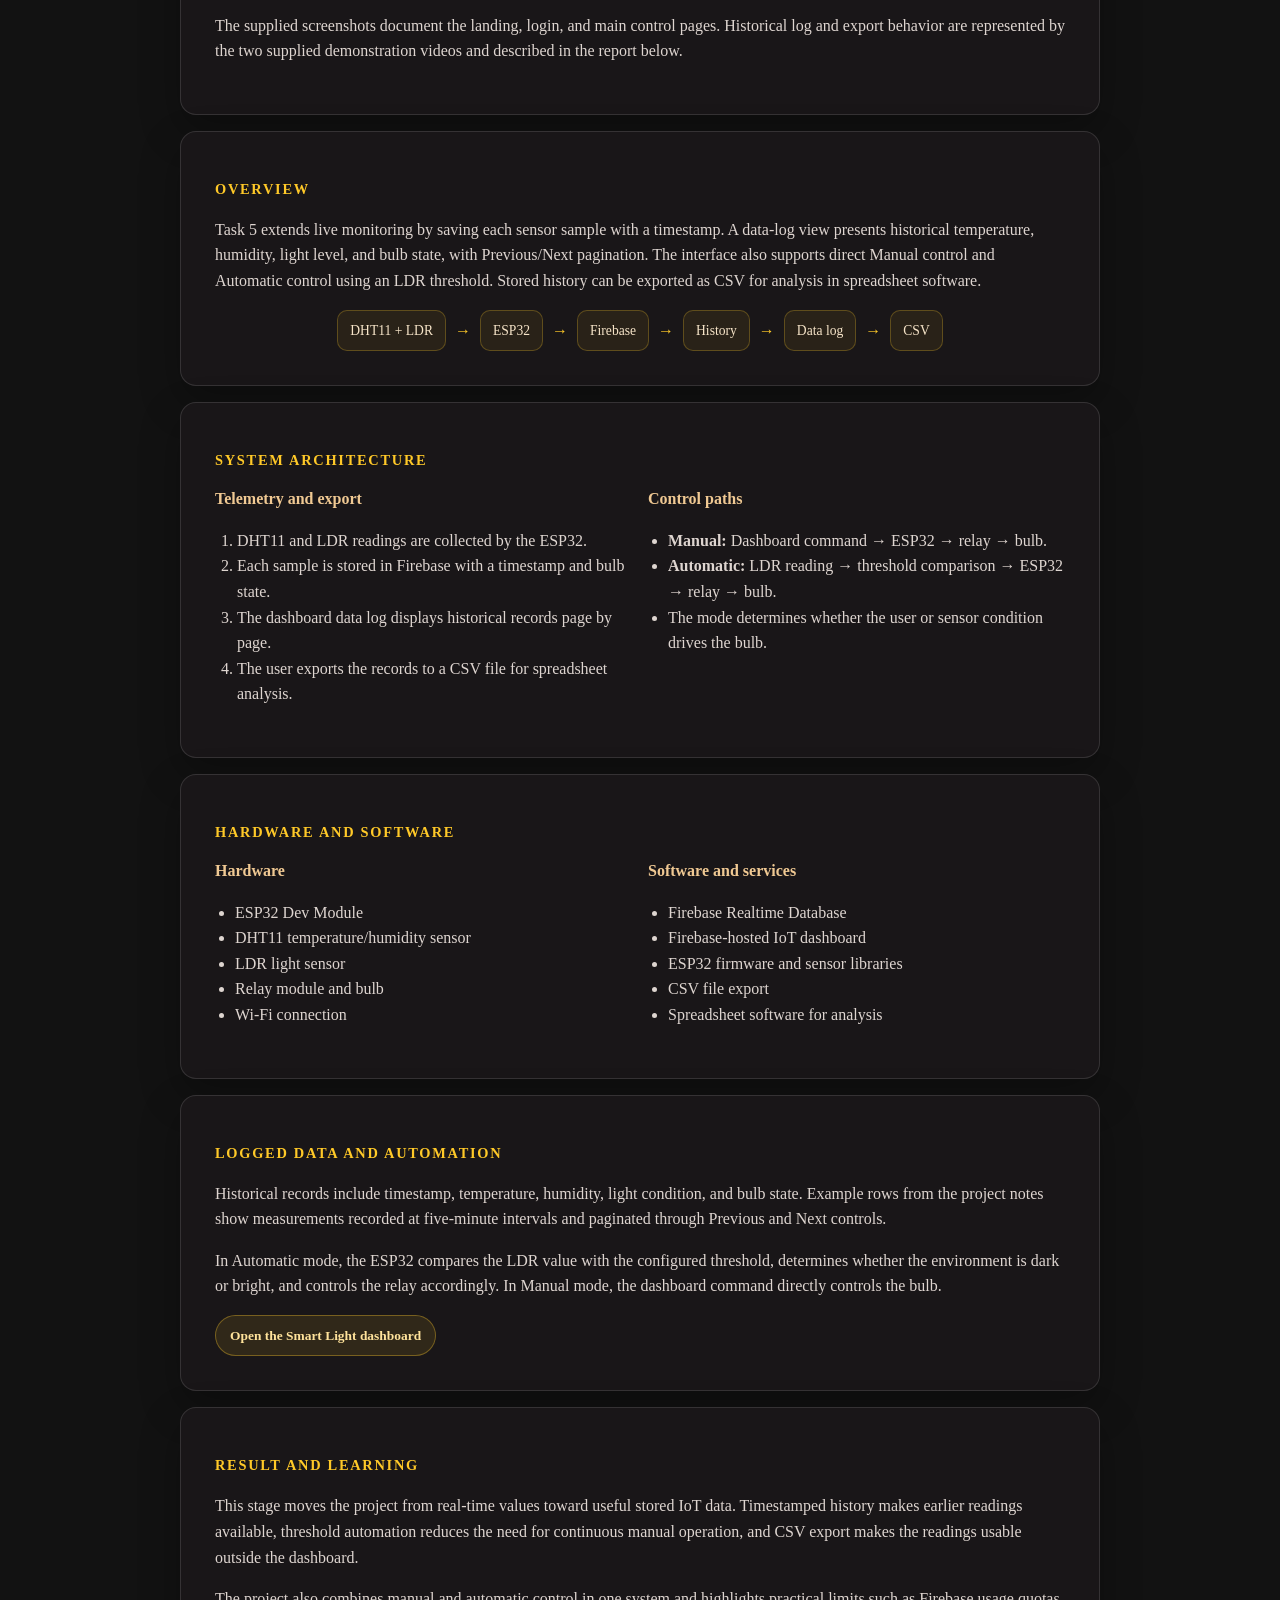
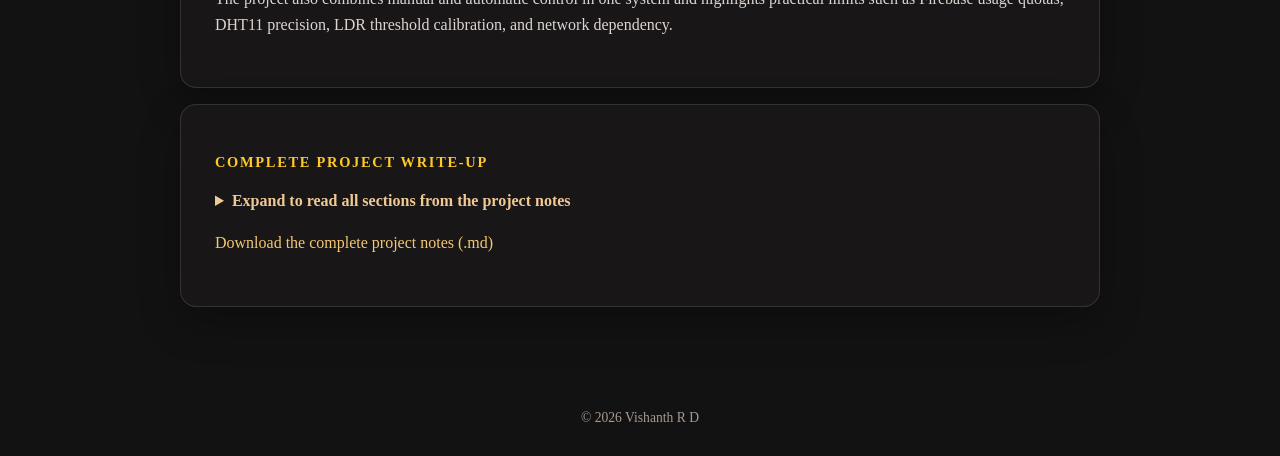
<file: iot-task-5.html>
<!DOCTYPE html>
<html lang="en">
<head>
<meta charset="UTF-8"><meta name="viewport" content="width=device-width, initial-scale=1.0">
<title>Firebase Logging, Automation &amp; Data Export | Vishanth R D</title>
<link rel="stylesheet" href="style.css"><link rel="stylesheet" href="iot-task.css">
<style>
.media-grid{align-items:stretch}.media-grid video{display:block;width:100%;height:100%;min-height:230px;max-height:440px;border-radius:12px;background:#080708;object-fit:contain}.evidence-grid{display:grid;grid-template-columns:repeat(2,minmax(0,1fr));gap:14px}.evidence-grid figure{margin:0;padding:10px;border:1px solid var(--line);border-radius:12px;background:#111}.evidence-grid img{display:block;width:100%;height:auto;border-radius:8px}.evidence-grid figcaption{padding:9px 3px 2px;color:#ded5d0;font-size:.86rem}.detail-card p{color:#ded5d0}.detail-card p+p{margin-top:9px}.info-grid{display:grid;grid-template-columns:repeat(2,minmax(0,1fr));gap:16px}.info-grid h3{margin:0 0 8px;color:#f0c993;font-size:1rem}.info-grid ul{padding-left:20px;color:#ded5d0}.flow{display:flex;flex-wrap:wrap;align-items:center;justify-content:center;gap:9px;margin-top:14px}.flow span{padding:9px 12px;border:1px solid rgba(255,201,40,.25);border-radius:10px;background:rgba(255,201,40,.07);color:#f6e4c8;font-size:.85rem}.flow b{color:var(--gold)}.detail-card ol{padding-left:22px;color:#ded5d0}.complete-report details>summary{cursor:pointer;color:#f0c993;font-weight:700}.markdown-content{margin-top:18px}.markdown-content h2{margin:24px 0 10px;color:var(--gold);font-size:1.12rem}.markdown-content h3{margin:18px 0 8px;color:#f0c993;font-size:1rem}.markdown-content h4{margin:16px 0 7px;color:#f0c993;font-size:.95rem}.markdown-content p,.markdown-content li{color:#ded5d0}.markdown-content p{margin:10px 0}.markdown-content ul,.markdown-content ol{padding-left:23px;margin:8px 0 14px}.markdown-content pre{overflow:auto;margin:14px 0;padding:16px;border:1px solid var(--line);border-radius:10px;background:#111;color:#e6dfd8;font-size:.82rem;line-height:1.55}.markdown-content pre code{font-family:Consolas,monospace}.markdown-content code{padding:1px 4px;border-radius:4px;background:#111;color:#f6e4c8;font-family:Consolas,monospace;font-size:.9em}.markdown-content .notes-table{width:100%;margin:12px 0;border-collapse:collapse;color:#ded5d0}.markdown-content .notes-table th,.markdown-content .notes-table td{padding:9px 10px;border:1px solid var(--line);text-align:left;vertical-align:top}.markdown-content .notes-table th{color:#f0c993;background:rgba(255,201,40,.07)}.markdown-content hr{margin:20px 0;border:0;border-top:1px solid var(--line)}.notes-download{margin-top:16px}.notes-download a{color:#f4c871;text-decoration:none}.notes-download a:hover{text-decoration:underline}@media(max-width:720px){.info-grid,.evidence-grid,.media-grid{grid-template-columns:1fr}.media-grid video{min-height:190px}}
</style></head>
<body>
<nav class="site-nav" aria-label="Main navigation"><a class="brand" href="index.html">VISHANTH R D</a><div class="nav-links"><a href="index.html">Home</a><a href="about.html">About</a><a href="projects.html">Projects</a><a href="iot-projects.html">IoT Projects</a><a href="protosem.html">ProtoSem</a></div></nav>
<main>
<a class="back-link" href="iot-projects.html">← All IoT tasks</a><p class="eyebrow">IoT Project · Task 5</p>
<h1>Firebase Logging, Automation &amp; Data Export</h1>
<p class="description">Extended the Firebase smart-light system with timestamped sensor history, paginated data logs, light-threshold automation, manual relay control, and CSV export for spreadsheet analysis.</p>
<section class="detail-card"><h2>Demonstration videos</h2><div class="media-grid"><video controls preload="metadata"><source src="images/iot-task-5-demo-telemetry.mp4" type="video/mp4">Your browser does not support video playback. <a href="images/iot-task-5-demo-telemetry.mp4">Open demonstration 1</a>.</video><video controls preload="metadata"><source src="images/iot-task-5-demo-controls-export.mp4" type="video/mp4">Your browser does not support video playback. <a href="images/iot-task-5-demo-controls-export.mp4">Open demonstration 2</a>.</video></div><div class="info-grid"><p><strong>Demonstration 1:</strong> ESP32 telemetry, real-time logging, and monitoring.</p><p><strong>Demonstration 2:</strong> Manual/automatic control modes and CSV data export.</p></div></section>
<section class="detail-card"><h2>Dashboard evidence</h2><div class="evidence-grid"><figure><img src="images/iot-task-4-landing-page.png" alt="Smart Home landing page"><figcaption>Smart Home landing page for the Firebase-hosted application.</figcaption></figure><figure><img src="images/iot-task-4-login.png" alt="Smart Light login page"><figcaption>Login page for the dashboard.</figcaption></figure><figure><img src="images/iot-task-4-dashboard.png" alt="Smart Light dashboard showing temperature, humidity, light level, bulb status, and manual mode"><figcaption>Dashboard snapshot: temperature 31.3, humidity 44, LDR 4095, bulb OFF, and Manual mode.</figcaption></figure></div><p>The supplied screenshots document the landing, login, and main control pages. Historical log and export behavior are represented by the two supplied demonstration videos and described in the report below.</p></section>
<section class="detail-card"><h2>Overview</h2><p>Task 5 extends live monitoring by saving each sensor sample with a timestamp. A data-log view presents historical temperature, humidity, light level, and bulb state, with Previous/Next pagination. The interface also supports direct Manual control and Automatic control using an LDR threshold. Stored history can be exported as CSV for analysis in spreadsheet software.</p><div class="flow" aria-label="Telemetry and logging flow"><span>DHT11 + LDR</span><b>→</b><span>ESP32</span><b>→</b><span>Firebase</span><b>→</b><span>History</span><b>→</b><span>Data log</span><b>→</b><span>CSV</span></div></section>
<section class="detail-card"><h2>System architecture</h2><div class="info-grid"><div><h3>Telemetry and export</h3><ol><li>DHT11 and LDR readings are collected by the ESP32.</li><li>Each sample is stored in Firebase with a timestamp and bulb state.</li><li>The dashboard data log displays historical records page by page.</li><li>The user exports the records to a CSV file for spreadsheet analysis.</li></ol></div><div><h3>Control paths</h3><ul><li><strong>Manual:</strong> Dashboard command → ESP32 → relay → bulb.</li><li><strong>Automatic:</strong> LDR reading → threshold comparison → ESP32 → relay → bulb.</li><li>The mode determines whether the user or sensor condition drives the bulb.</li></ul></div></div></section>
<section class="detail-card"><h2>Hardware and software</h2><div class="info-grid"><div><h3>Hardware</h3><ul><li>ESP32 Dev Module</li><li>DHT11 temperature/humidity sensor</li><li>LDR light sensor</li><li>Relay module and bulb</li><li>Wi-Fi connection</li></ul></div><div><h3>Software and services</h3><ul><li>Firebase Realtime Database</li><li>Firebase-hosted IoT dashboard</li><li>ESP32 firmware and sensor libraries</li><li>CSV file export</li><li>Spreadsheet software for analysis</li></ul></div></div></section>
<section class="detail-card"><h2>Logged data and automation</h2><p>Historical records include timestamp, temperature, humidity, light condition, and bulb state. Example rows from the project notes show measurements recorded at five-minute intervals and paginated through Previous and Next controls.</p><p>In Automatic mode, the ESP32 compares the LDR value with the configured threshold, determines whether the environment is dark or bright, and controls the relay accordingly. In Manual mode, the dashboard command directly controls the bulb.</p><a class="project-link" href="https://smart-light-iot-af8f2.firebaseapp.com/" target="_blank" rel="noopener noreferrer">Open the Smart Light dashboard</a></section>
<section class="detail-card"><h2>Result and learning</h2><p>This stage moves the project from real-time values toward useful stored IoT data. Timestamped history makes earlier readings available, threshold automation reduces the need for continuous manual operation, and CSV export makes the readings usable outside the dashboard.</p><p>The project also combines manual and automatic control in one system and highlights practical limits such as Firebase usage quotas, DHT11 precision, LDR threshold calibration, and network dependency.</p></section>
<section class="detail-card complete-report"><h2>Complete project write-up</h2><details><summary>Expand to read all sections from the project notes</summary><div class="markdown-content"><h2>EXPERIMENT 05</h2><h3>TASK 05</h3><h4>IoT / End-to-End System / Firebase Logging &amp; Automation</h4><h2>Firebase Logging, Automation &amp; Data Export</h2><h4>Historical Data Logging, Dual Control Modes &amp; CSV Export</h4><p>Extended the Firebase IoT system by adding historical data logging, light-based automation, manual relay control, and CSV export for further data analysis.</p><p><strong>ESP32</strong> <strong>Firebase</strong> <strong>Data Logging</strong> <strong>Automation</strong> <strong>CSV Export</strong> <strong>LDR</strong> <strong>Relay</strong> <strong>IoT Dashboard</strong></p><h4>Task</h4><p><strong>IoT Works — Task 05</strong></p><ul><li><strong>Microcontroller:</strong> ESP32 Dev Module</li><li><strong>Cloud Storage:</strong> Firebase History Log</li><li><strong>Control Modes:</strong> Manual • Automatic</li><li><strong>Sensor Automation:</strong> LDR Light Threshold</li><li><strong>Data Output:</strong> CSV Spreadsheet Export</li></ul><hr><h2>Overview</h2><p>This stage focused on extending the IoT system beyond simple real-time monitoring. Sensor readings are stored as historical records, shown through a dedicated data-log interface, and provided as a CSV export. The system also includes two operating modes for the bulb: manual control through the dashboard and automatic control according to the light level measured by the LDR.</p><p>The historical data log contains:</p><ul><li><strong>Timestamp</strong> — Date and time of the recorded measurement</li><li><strong>Temperature</strong> — Ambient temperature reading</li><li><strong>Humidity</strong> — Relative humidity value</li><li><strong>Light Condition</strong> — Environmental light-level measurement</li><li><strong>Bulb State</strong> — Relay actuator state (ON/OFF)</li></ul><p>The data-log interface also supports multiple pages through <strong>Previous</strong> and <strong>Next</strong> pagination buttons.</p><hr><h2>Key Concepts</h2><h4>Data Logging</h4><p>Instead of storing only the latest sensor value, the system records timestamped measurements. This allows previous environmental conditions to be viewed later.</p><h4>Light Threshold</h4><p>The measured light value is compared with a predefined threshold to decide whether the environment is dark or bright.</p><h4>Manual Mode</h4><p>In manual mode, the user directly operates the bulb using the dashboard.</p><h4>Automatic Mode</h4><p>In automatic mode, the bulb state is controlled according to the LDR reading and the configured threshold.</p><h4>CSV Export</h4><p>The stored historical information can be converted into a CSV file, making it possible to open and analyze the data using spreadsheet applications.</p><hr><h2>System Architecture</h2><h3>End-to-End System Architecture &amp; Dual Control Flow</h3><h4>1. Telemetry Data Pipeline &amp; Export Path</h4><p><strong>SENSORS</strong> DHT11 + LDR Environmental sensing</p><p>↓</p><p><strong>MCU</strong> ESP32 Read sensor values</p><p>↓</p><p><strong>CLOUD</strong> Firebase Live Data + History</p><p>↓</p><p><strong>WEB UI</strong> Dashboard Monitoring interface</p><p>↓</p><p><strong>LOG</strong> Data Log Historical table</p><p>↓</p><p><strong>FILE</strong> CSV Export Spreadsheet file</p><hr><h4>2. Dual Control Paths — Manual vs Automatic</h4><h5>MANUAL CONTROL PATH</h5><p><strong>User → Dashboard → Command → ESP32 → Relay → Bulb</strong></p><p><strong>User</strong> ↓ <strong>Dashboard</strong> ↓ <strong>Relay</strong> ↓ <strong>Bulb</strong></p><h5>AUTOMATIC CONTROL PATH</h5><p><strong>LDR → Threshold → ESP32 → Relay → Bulb</strong></p><p><strong>LDR</strong> ↓ <strong>Threshold</strong> ↓ <strong>ESP32</strong> ↓ <strong>Relay</strong> ↓ <strong>Bulb</strong></p><hr><h2>Historical Data Logging</h2><p>Every sensor reading is stored along with its timestamp. This allows the system to maintain a history of measurements instead of displaying only the latest values.</p><h4>Logged Data Structure</h4><table class="notes-table"><thead><tr><th>TIMESTAMP</th><th>TEMPERATURE</th><th>HUMIDITY</th><th>LIGHT</th><th>BULB STATE</th></tr></thead><tbody><tr><td>2026-09-28 14:15:02</td><td>26.4 °C</td><td>58%</td><td>412 Lux</td><td>OFF</td></tr><tr><td>2026-09-28 14:20:18</td><td>26.8 °C</td><td>57%</td><td>185 Lux</td><td>ON</td></tr><tr><td>2026-09-28 14:25:44</td><td>27.2 °C</td><td>56%</td><td>140 Lux</td><td>ON</td></tr><tr><td>2026-09-28 14:31:10</td><td>26.9 °C</td><td>58%</td><td>520 Lux</td><td>OFF</td></tr></tbody></table><p><strong>Previous</strong> | <strong>Page 1</strong> | <strong>Next</strong></p><hr><h2>Dual Control Modes</h2><h3>MANUAL MODE</h3><h4>Manual Operation</h4><p>Manual mode allows the user to directly control the bulb through the dashboard. In this mode, the bulb is operated by the user instead of being automatically controlled by the light sensor.</p><p><strong>Step 1 — USER</strong> ↓ <strong>Step 2 — DASHBOARD</strong> ↓ <strong>Step 3 — COMMAND</strong> ↓ <strong>Step 4 — ESP32</strong> ↓ <strong>Step 5 — RELAY</strong> ↓ <strong>Step 6 — BULB</strong></p><hr><h3>AUTOMATIC MODE</h3><h4>Automatic Automation</h4><p>Automatic mode uses the LDR measurement to identify the lighting condition. The measured value is compared with the configured threshold, and the ESP32 decides the required bulb state.</p><p><strong>Step 1 — LDR</strong> ↓ <strong>Step 2 — LIGHT READING</strong> ↓ <strong>Step 3 — THRESHOLD COMPARISON</strong> ↓ <strong>Step 4 — ESP32</strong> ↓ <strong>Step 5 — RELAY</strong> ↓ <strong>Step 6 — BULB</strong></p><hr><h2>Light-Based Automation</h2><p>Automatic mode allows the lighting response to be controlled according to the surrounding light level without requiring continuous manual operation.</p><h4>INPUT</h4><p><strong>LDR Reading</strong> Light level sensing</p><p>↓</p><h4>COMPARE</h4><p><strong>Threshold Logic</strong> Compare the reading with the threshold</p><p>↓</p><h4>STATE</h4><p><strong>Condition</strong> Determine Dark / Bright</p><p>↓</p><h4>DECISION</h4><p><strong>Bulb Decision</strong> Determine the automatic bulb state</p><p>↓</p><h4>ACTUATION</h4><p><strong>Relay Output</strong> Bulb switching</p><hr><h2>CSV Data Export</h2><p>The historical sensor readings collected by the system can be exported as a CSV file. This makes the stored information available outside the dashboard and allows it to be opened using spreadsheet software.</p><h4>Export Process Flow</h4><p><strong>SOURCE</strong> Firebase History Cloud database log</p><p>↓</p><p><strong>VIEW</strong> Dashboard Data Log Web UI table</p><p>↓</p><p><strong>ACTION</strong> Export CSV Conversion</p><p>↓</p><p><strong>FILE</strong> CSV File Downloaded file</p><p>↓</p><p><strong>ANALYSIS</strong> Spreadsheet Excel / Sheets</p><h4>[CSV EXPORT DEMONSTRATION — OPTIONAL MEDIA]</h4><hr><h2>Hardware &amp; Software</h2><h3>Hardware Components</h3><h4>ESP32 Development Board</h4><p>Main controller used for reading sensors, making decisions, communicating with Firebase, and controlling the relay.</p><h4>Temperature / Humidity Sensor</h4><p>Used to collect environmental temperature and humidity readings.</p><h4>LDR</h4><p>Used to measure the surrounding light level.</p><h4>Relay Module + Bulb</h4><p>Used as the physical lighting output of the system.</p><hr><h3>Software &amp; Services</h3><h4>Firebase</h4><p>Used for cloud-based data storage and communication with the dashboard.</p><h4>IoT Dashboard</h4><p>Provides the monitoring interface, historical data log, control modes, and export functions.</p><h4>Spreadsheet Software</h4><p>Used to open and analyze the exported CSV data.</p><hr><h2>Data Log Interface</h2><p>The dashboard contains a dedicated data-log section where previously recorded measurements can be viewed. The table displays timestamp information along with environmental sensor values and the current bulb state.</p><h4>Data Log Interface</h4><p>The data-log interface displays recorded IoT measurements with pagination. The supplied demonstration videos document telemetry, logging, monitoring, and export.</p><hr><h2>Evidence &amp; Visual Verification</h2><h4>Attached dashboard screenshots</h4><p>The supplied screenshots show the Smart Home landing page, login page, and control dashboard. They document the web application; the dashboard screenshot shows current sensor readings and Manual mode.</p><hr><h2>System Demonstration Videos</h2><h4>Demonstration Video 01</h4><p><strong>Demonstration 01:</strong> ESP32 telemetry, real-time logging &amp; monitoring.</p><h4>Demonstration Video 02</h4><p><strong>Demonstration 02:</strong> Dual control mode switching &amp; CSV data export.</p><hr><h2>Setup &amp; Configuration</h2><h4>STEP 01</h4><p>Sensor readings are collected by the ESP32.</p><h4>STEP 02</h4><p>Each reading is assigned a timestamp and stored as historical data.</p><h4>STEP 03</h4><p>The dashboard displays the stored measurements inside the Data Log section.</p><h4>STEP 04</h4><p>The user can choose between manual and automatic bulb control.</p><h4>STEP 05</h4><p>In automatic mode, the LDR value is compared with the configured threshold.</p><h4>STEP 06</h4><p>The recorded information can be exported as a CSV file.</p><hr><h2>System Workflow</h2><h3>Full-Page Visual System Workflow Diagram</h3><h4>Telemetry &amp; Data Logging Path</h4><p><strong>1. SENSORS</strong> DHT11 + LDR</p><p>↓</p><p><strong>2. MCU</strong> ESP32</p><p>↓</p><p><strong>3. BAAS</strong> Firebase</p><p>↓</p><p><strong>4. STORE</strong> History</p><p>↓</p><p><strong>5. UI</strong> Dashboard</p><p>↓</p><p><strong>6. LOG</strong> Data Log</p><p>↓</p><p><strong>7. EXPORT</strong> CSV Export</p><hr><h4>Control Mode Interaction Path</h4><p><strong>INTERFACE</strong> Dashboard</p><p>↓</p><p><strong>MODE SELECT</strong> Manual / Automatic Mode</p><p>↓</p><p><strong>DECISION</strong> ESP32</p><p>↓</p><p><strong>SWITCH</strong> Relay</p><p>↓</p><p><strong>LOAD</strong> Bulb</p><hr><h2>Current Limitations</h2><h4>Firebase Usage</h4><p>The free Firebase plan has usage limitations. Therefore, continuously increasing historical data may eventually require data cleanup or upgrading to a higher usage plan.</p><h4>Sensor Accuracy</h4><p>The DHT11 provides basic environmental readings, so the values are more appropriate for observing trends rather than precision measurements.</p><h4>LDR Threshold</h4><p>The classification between dark and bright depends on the selected threshold and the physical location of the LDR.</p><h4>Internet Dependency</h4><p>The system depends on Wi-Fi connectivity. If the connection is unavailable, sensor readings are not stored locally on the ESP32.</p><hr><h2>Future Improvements</h2><h4>01 — History Visualization</h4><p>Convert the historical data table into interactive charts to make trend analysis easier.</p><h4>02 — Alerts</h4><p>Add notifications whenever a sensor reading exceeds a predefined limit.</p><h4>03 — Offline Data Buffering</h4><p>Temporarily store sensor readings on the ESP32 during Wi-Fi interruptions and upload them once the connection is restored.</p><hr><h2>What I Learned</h2><p>This stage helped me understand why storing and reusing IoT data is important instead of only displaying live sensor values. I learned how historical readings can be organized into a data log, how sensor thresholds can be used for automation, and how cloud-based information can be exported for use outside the dashboard.</p><h4>Data Logging</h4><p>Maintaining historical sensor information for later reference.</p><h4>Automation</h4><p>Using sensor conditions to automatically control hardware.</p><h4>Manual Control</h4><p>Allowing the user to directly operate the connected output.</p><h4>Data Export</h4><p>Making IoT information available as a CSV file.</p><h4>Cloud Data Management</h4><p>Working with stored historical information instead of depending only on real-time readings.</p><hr><h2>Reflection</h2><blockquote><p>"This final stage changed my focus from simply observing live sensor values to managing the information collected over time. Storing historical readings made the system more useful because earlier conditions could be checked whenever required. The CSV export feature also demonstrated how IoT data can be taken beyond the dashboard and used for additional analysis. Implementing both manual and automatic control modes helped me understand how control decisions can be divided between the user and the IoT system."</p></blockquote></div></details><p class="notes-download"><a href="iot-task-5-notes.md" download>Download the complete project notes (.md)</a></p></section>
</main><footer class="footer">&copy; 2026 Vishanth R D</footer></body></html>
</file>
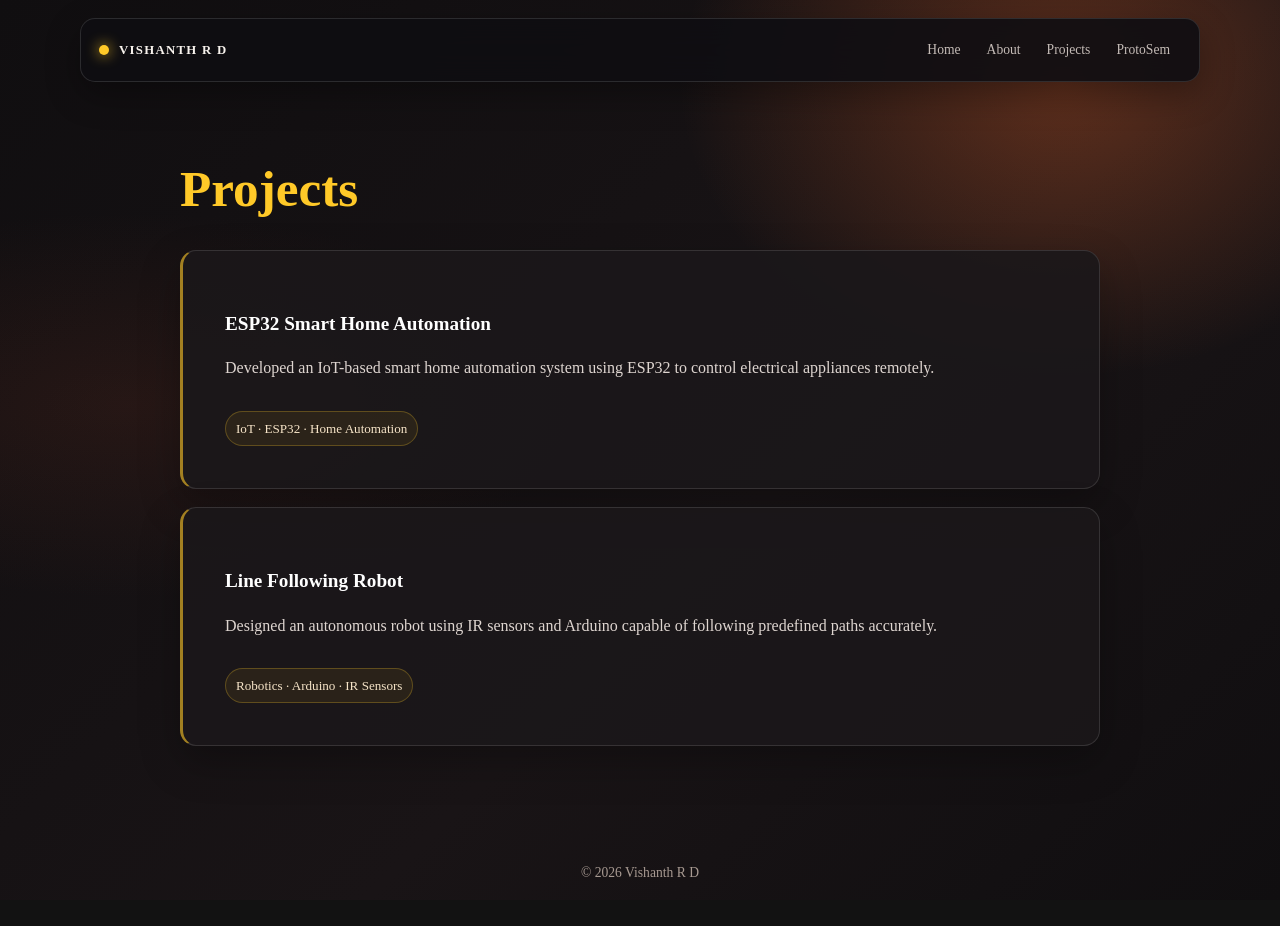
<file: projects.html>
<!DOCTYPE html>
<html lang="en">
<head>
<meta charset="UTF-8"><meta name="viewport" content="width=device-width, initial-scale=1.0">
<title>Projects | Vishanth R D</title><link rel="stylesheet" href="style.css">
<style>
main{width:min(920px,calc(100% - 36px));margin:0 auto;padding:20px 0 54px}.page-title{margin:12px 0 20px;color:var(--gold);font-size:clamp(2rem,6vw,3.2rem)}.project{margin-bottom:18px;padding:clamp(24px,5vw,42px);border:1px solid var(--line);border-left:3px solid rgba(255,201,40,.6);border-radius:16px;background:var(--panel);box-shadow:0 16px 40px #0004}.project h2{margin-bottom:8px;color:#fff;font-size:1.2rem}.project p{color:#ded5d0}.tag{display:inline-block;margin-top:14px;padding:6px 10px;border:1px solid rgba(255,201,40,.25);border-radius:999px;background:rgba(255,201,40,.07);color:#f6e4c8;font-size:.82rem}.footer{text-align:center;padding:20px;color:#a89a92;font-size:.85rem}@media(max-width:720px){main{width:calc(100% - 24px);padding-top:10px}}
</style></head>
<body>
<nav class="site-nav" aria-label="Main navigation"><a class="brand" href="index.html">VISHANTH R D</a><div class="nav-links"><a href="index.html">Home</a><a href="about.html">About</a><a href="projects.html" aria-current="page">Projects</a><a href="protosem.html">ProtoSem</a></div></nav>
<main><h1 class="page-title">Projects</h1>
<article class="project"><h2>ESP32 Smart Home Automation</h2><p>Developed an IoT-based smart home automation system using ESP32 to control electrical appliances remotely.</p><span class="tag">IoT · ESP32 · Home Automation</span></article>
<article class="project"><h2>Line Following Robot</h2><p>Designed an autonomous robot using IR sensors and Arduino capable of following predefined paths accurately.</p><span class="tag">Robotics · Arduino · IR Sensors</span></article>
</main><footer class="footer"><p>&copy; 2026 Vishanth R D</p></footer></body></html>
</file>
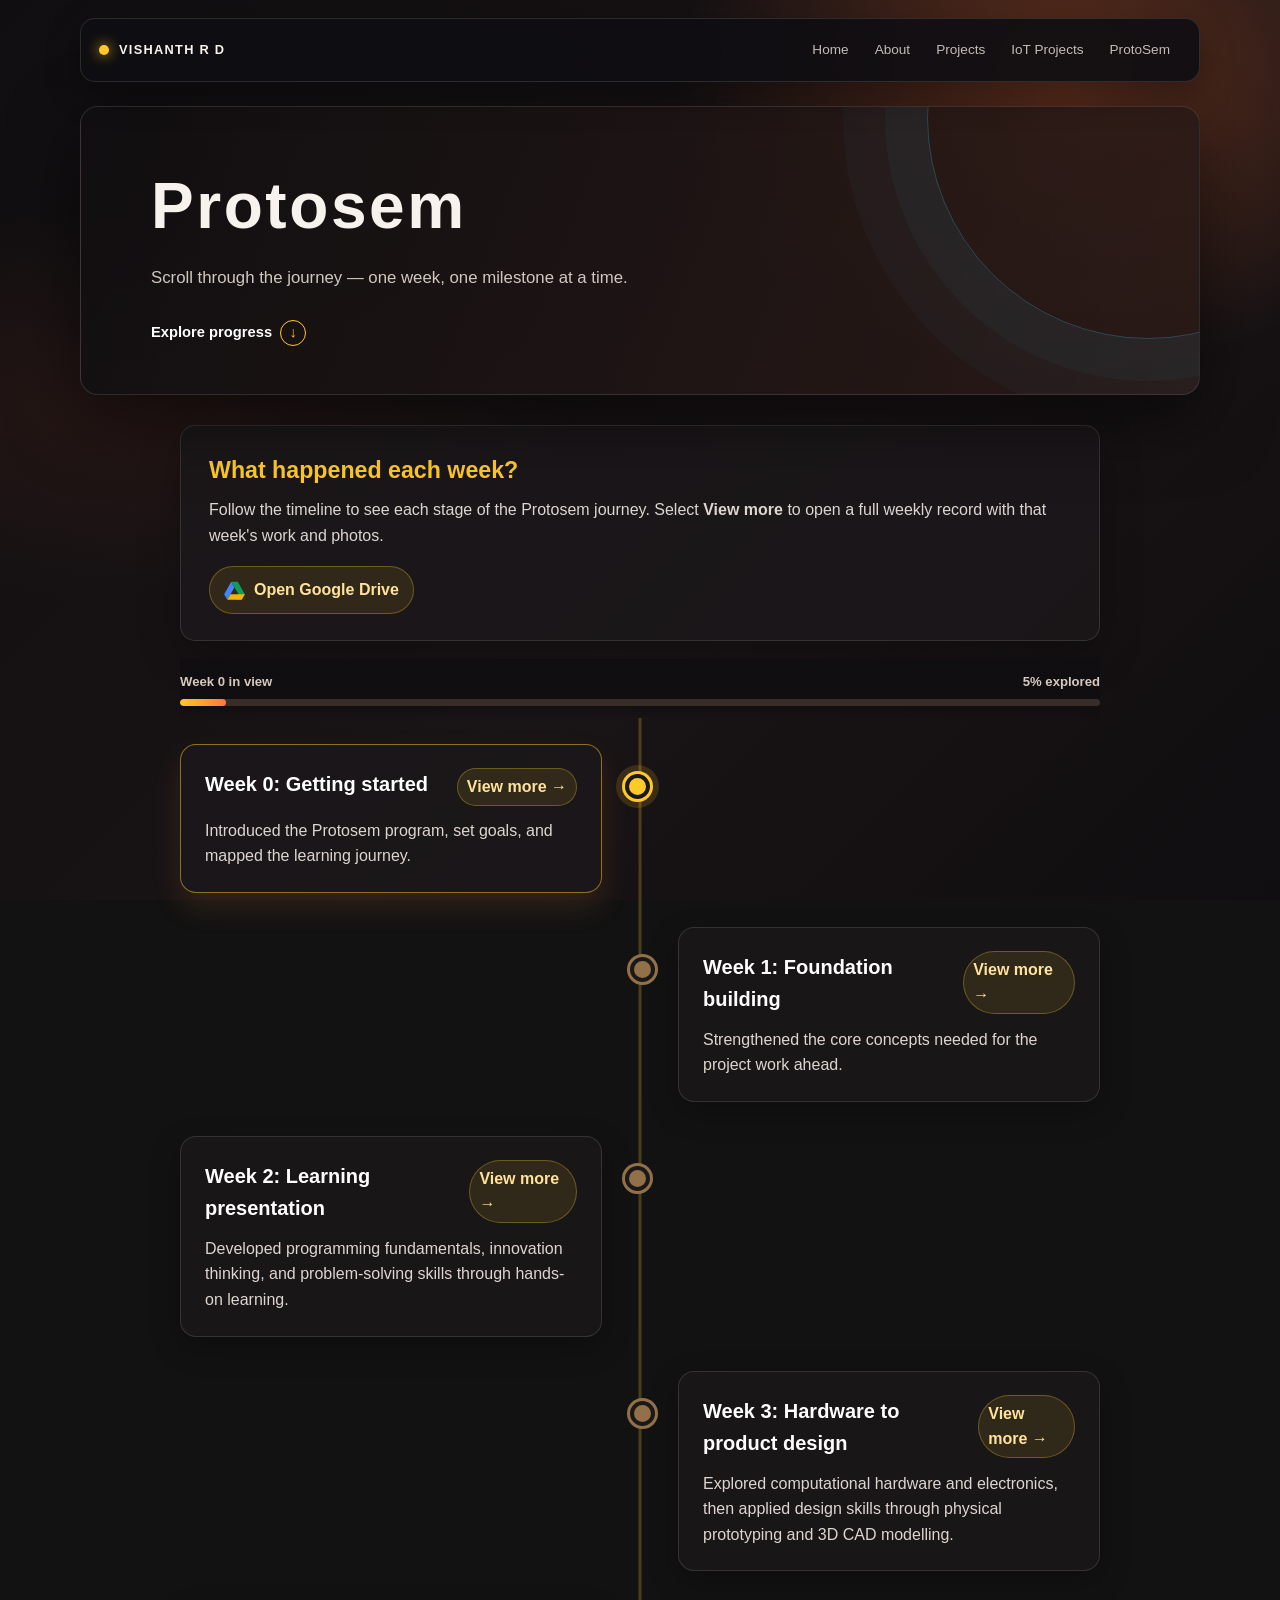
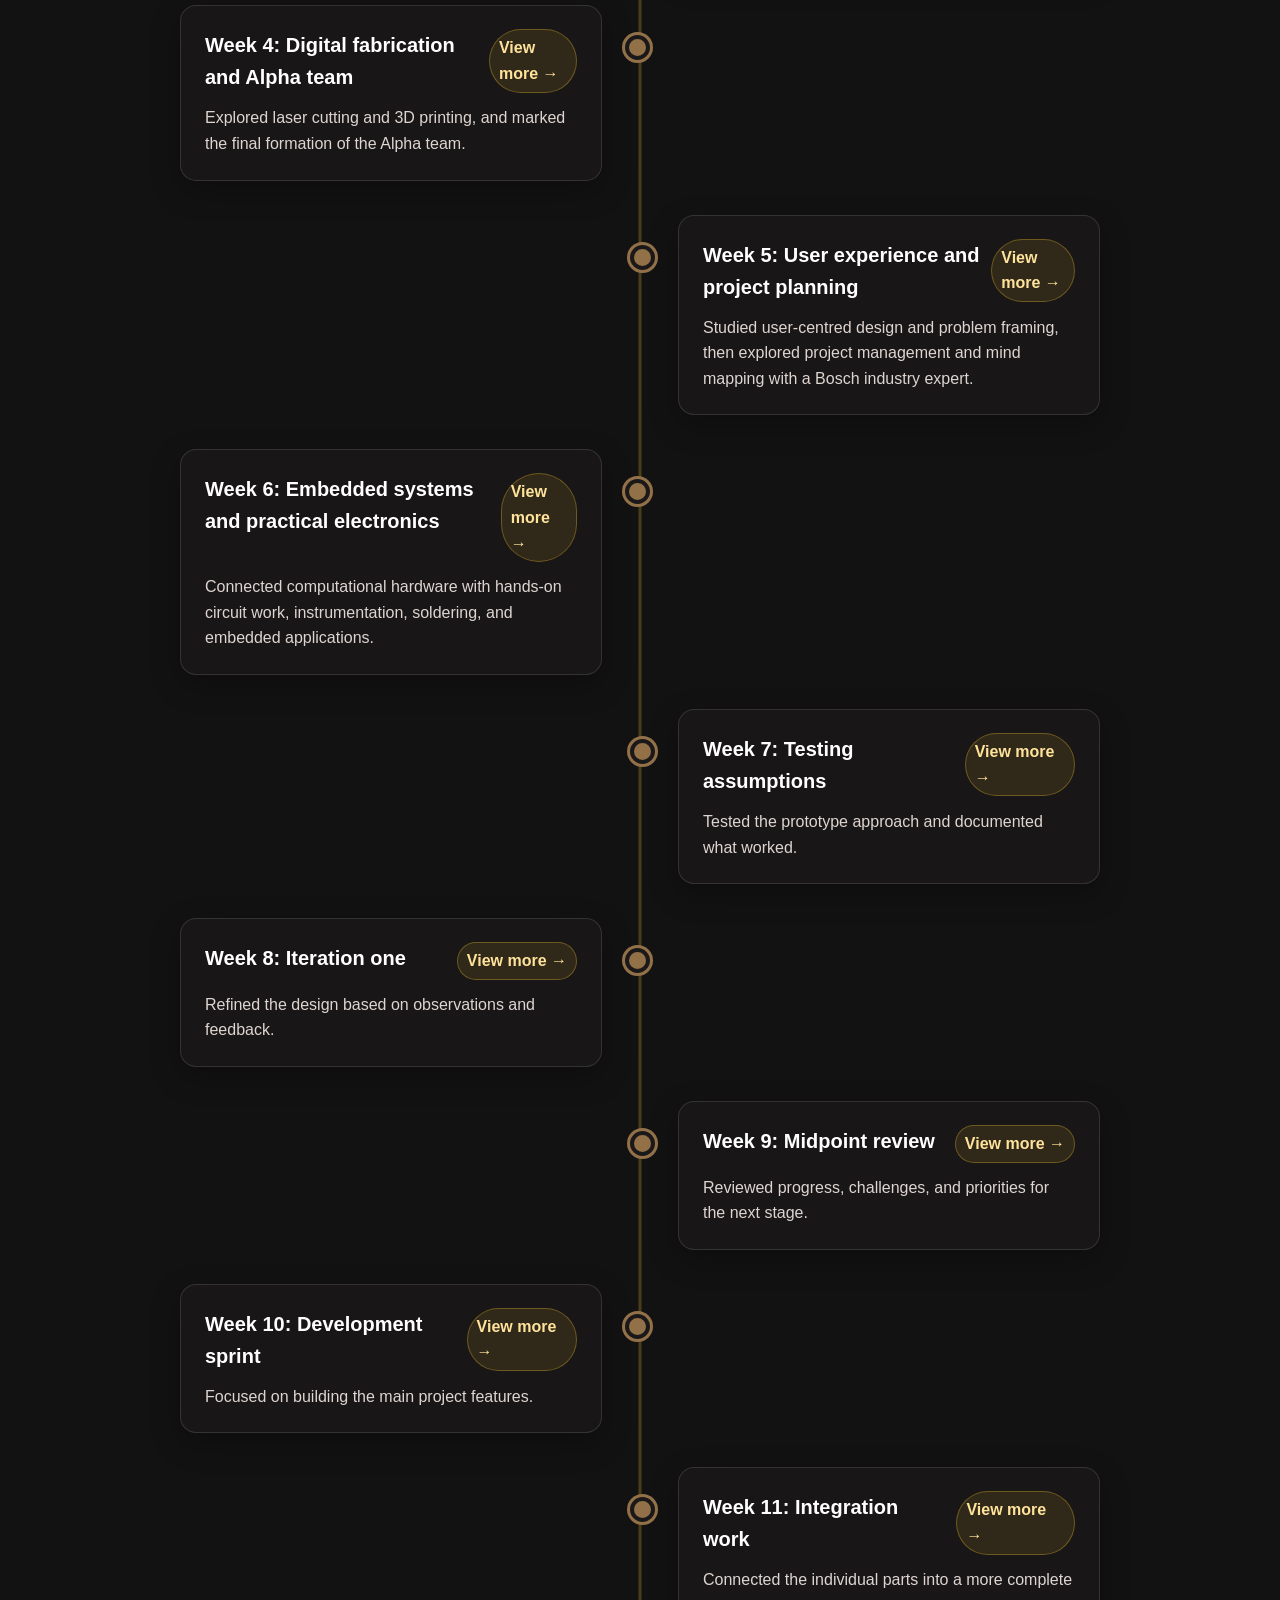
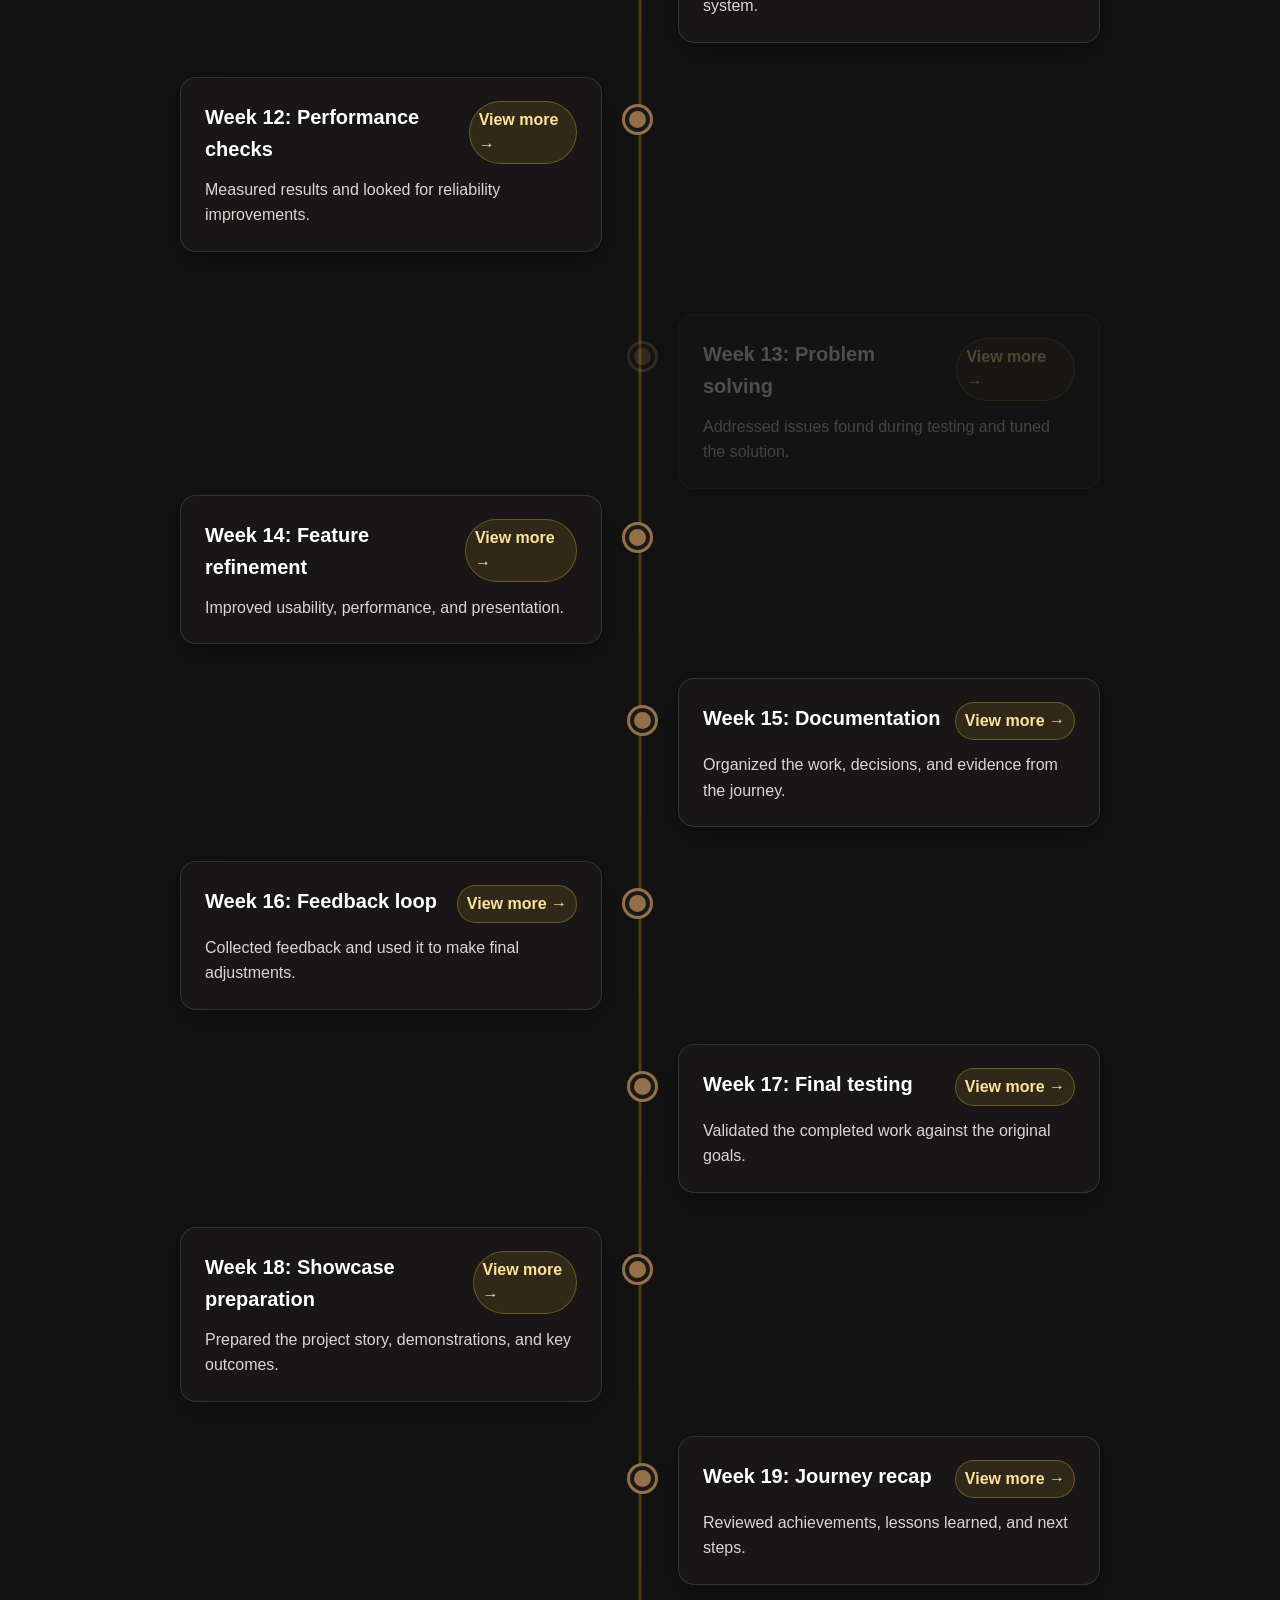
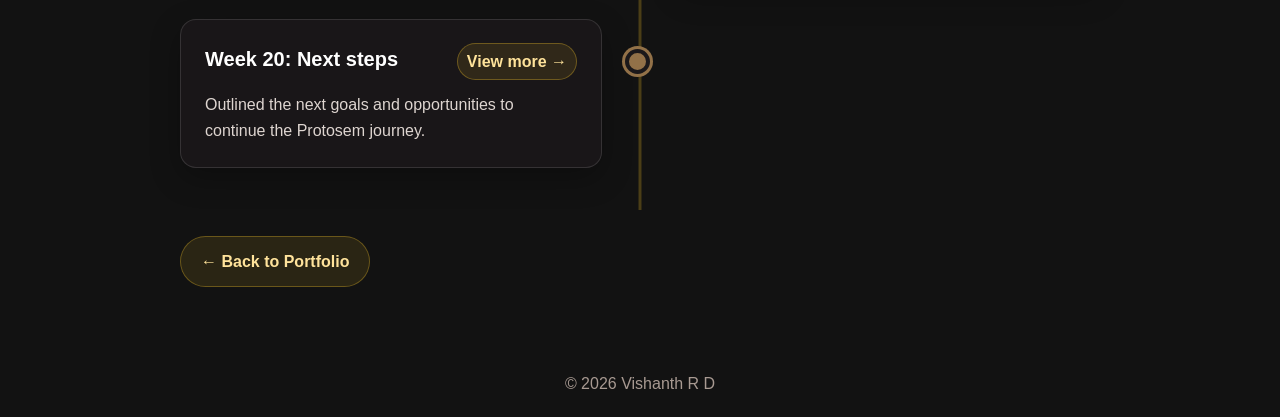
<file: protosem.html>
<!DOCTYPE html>
<html lang="en">
<head>
<meta charset="UTF-8">
<meta name="viewport" content="width=device-width, initial-scale=1.0">
<title>Protosem | Weekly Progress</title>
<style>
  :root{--navy:#08182f;--blue:#39c6ff;--sky:#eaf8ff;--ink:#17233a;--muted:#64748b;--line:#c5e9fa;--card:#fff}
  *{box-sizing:border-box;margin:0;padding:0;font-family:Arial,Helvetica,sans-serif}
  html{scroll-behavior:smooth}
  body{min-height:100vh;background:linear-gradient(135deg,#f7fbff,#edf6fb);color:var(--ink);line-height:1.6}
  header{position:relative;overflow:hidden;background:var(--navy);color:#fff;padding:68px 20px 56px;text-align:center}
  header:after{content:"";position:absolute;width:440px;height:440px;border:1px solid rgba(57,198,255,.28);border-radius:50%;right:-170px;top:-210px;box-shadow:0 0 0 42px rgba(57,198,255,.04),0 0 0 84px rgba(57,198,255,.03)}
  header>*{position:relative;z-index:1} header h1{font-size:clamp(2.4rem,6vw,4rem);letter-spacing:.04em}
  header p{color:#b9eaff;margin-top:8px;font-size:1.05rem}.scroll-cue{display:inline-flex;gap:8px;align-items:center;margin-top:28px;color:#fff;text-decoration:none;font-weight:bold;font-size:.92rem}.scroll-cue span{display:grid;place-items:center;width:26px;height:26px;border:1px solid #56d1ff;border-radius:50%;animation:bob 1.8s infinite}
  .container{width:min(920px,90%);margin:0 auto;padding:40px 0 64px}.intro{padding:26px 28px;background:#fff;border-radius:18px;box-shadow:0 12px 30px rgba(8,24,47,.08);margin-bottom:34px}.intro h2{font-size:1.45rem;margin-bottom:8px}.intro p{color:#526178}.drive-link{display:inline-flex;align-items:center;gap:9px;margin-top:18px;padding:10px 14px;border:1px solid #b9eaff;border-radius:9px;background:#e8f8ff;color:#087cab;font-weight:bold;text-decoration:none}.drive-link:hover{background:#ccefff}.drive-link svg{width:21px;height:19px;flex:none}
  .progress-wrap{position:sticky;top:0;z-index:5;padding:12px 0;background:linear-gradient(180deg,#f7fbff 72%,transparent)}.progress-meta{display:flex;justify-content:space-between;font-size:.82rem;font-weight:bold;color:#526178;margin-bottom:7px}.progress-track{height:7px;border-radius:9px;background:#dcecf3;overflow:hidden}.progress-track span{display:block;width:0;height:100%;border-radius:inherit;background:linear-gradient(90deg,#0c80ba,var(--blue));transition:width .25s ease}
  .timeline{position:relative;padding:26px 0 8px}.timeline:before{content:"";position:absolute;left:50%;top:0;bottom:0;width:3px;background:var(--line);transform:translateX(-50%)}
  .week{position:relative;width:calc(50% - 38px);margin:0 0 34px;padding:23px 24px;background:var(--card);border:1px solid #e1eef4;border-radius:16px;box-shadow:0 10px 25px rgba(8,24,47,.07);opacity:.25;transform:translateY(28px);transition:opacity .6s ease,transform .6s ease,box-shadow .25s ease}.week:nth-child(odd){margin-right:auto}.week:nth-child(even){margin-left:auto}.week:after{content:"";position:absolute;top:29px;width:17px;height:17px;border:4px solid #fff;border-radius:50%;background:#9ddff8;box-shadow:0 0 0 3px #9ddff8}.week:nth-child(odd):after{right:-49px}.week:nth-child(even):after{left:-49px}.week.visible{opacity:1;transform:translateY(0)}.week.active{border-color:#9ddff8;box-shadow:0 14px 30px rgba(8,116,166,.16)}.week.active:after{background:var(--blue);box-shadow:0 0 0 3px var(--blue),0 0 0 9px rgba(57,198,255,.18)}
  .week-head{display:flex;align-items:flex-start;justify-content:space-between;gap:10px}.week h3{font-size:1.25rem;color:var(--navy)}.edit{display:inline-block;background:#e8f8ff;color:#087cab;border-radius:7px;padding:5px 9px;font-weight:bold;cursor:pointer;text-decoration:none}.edit:hover{background:#ccefff}.summary{color:#4b5b72;margin:12px 0 0}.back{display:inline-block;margin-top:26px;background:var(--navy);color:#fff;text-decoration:none;padding:12px 20px;border-radius:9px;font-weight:bold}.back:hover{background:#0c80ba}footer{background:var(--navy);color:#d6eff9;text-align:center;padding:20px}
  @keyframes bob{50%{transform:translateY(5px)}}@keyframes open{from{opacity:0;transform:translateY(-5px)}to{opacity:1;transform:none}}
  @media(max-width:680px){header{padding:54px 20px 44px}.container{width:min(94%,620px)}.timeline{padding-left:30px}.timeline:before{left:10px}.week,.week:nth-child(n){width:100%;margin:0 0 22px}.week:after,.week:nth-child(n):after{left:-29px;right:auto;top:27px}.intro{padding:22px}.progress-wrap{top:0}}
</style>
<link rel="stylesheet" href="style.css">
</head>
<body>
<nav class="site-nav" aria-label="Main navigation"><a class="brand" href="index.html">VISHANTH R D</a><div class="nav-links"><a href="index.html">Home</a><a href="about.html">About</a><a href="projects.html">Projects</a><a href="iot-projects.html">IoT Projects</a><a href="#journey" aria-current="page">ProtoSem</a></div></nav>
<header>
  <h1>Protosem</h1>
  <p>Scroll through the journey — one week, one milestone at a time.</p>
  <a class="scroll-cue" href="#journey">Explore progress <span>↓</span></a>
</header>
<main class="container">
  <section class="intro">
    <h2>What happened each week?</h2>
    <p>Follow the timeline to see each stage of the Protosem journey. Select <strong>View more</strong> to open a full weekly record with that week's work and photos.</p>
    <a class="drive-link" href="https://drive.google.com/drive/folders/1Bo1tU5U8BL3uHp4xiLyNY5IMu29AS9PD?usp=drive_link" target="_blank" rel="noopener noreferrer" aria-label="Open Protosem files in Google Drive">
      <svg viewBox="0 0 24 22" aria-hidden="true"><path fill="#0F9D58" d="M8.2 1h7.5L24 15.3l-3.7 6.4H13l3.7-6.4z"/><path fill="#4285F4" d="M8.2 1 0 15.3l3.7 6.4 8.2-14.2z"/><path fill="#F4B400" d="M3.7 21.7h16.6L24 15.3H7.4z"/></svg>
      Open Google Drive
    </a>
  </section>
  <div class="progress-wrap" aria-label="Timeline progress"><div class="progress-meta"><span id="current-week">Week 0 in view</span><span id="percent">0% explored</span></div><div class="progress-track"><span id="progress-fill"></span></div></div>
  <section class="timeline" id="journey" aria-label="Protosem weekly progress"></section>
  <a class="back" href="index.html">← Back to Portfolio</a>
</main>
<footer><p>© 2026 Vishanth R D</p></footer>
<script>
  const milestones=[
    ['Getting started','Introduced the Protosem program, set goals, and mapped the learning journey.'],
    ['Foundation building','Strengthened the core concepts needed for the project work ahead.'],
    ['Learning presentation','Developed programming fundamentals, innovation thinking, and problem-solving skills through hands-on learning.'],
    ['Hardware to product design','Explored computational hardware and electronics, then applied design skills through physical prototyping and 3D CAD modelling.'],
    ['Digital fabrication and Alpha team','Explored laser cutting and 3D printing, and marked the final formation of the Alpha team.'],
    ['User experience and project planning','Studied user-centred design and problem framing, then explored project management and mind mapping with a Bosch industry expert.'],
    ['Embedded systems and practical electronics','Connected computational hardware with hands-on circuit work, instrumentation, soldering, and embedded applications.'],
    ['Testing assumptions','Tested the prototype approach and documented what worked.'],
    ['Iteration one','Refined the design based on observations and feedback.'],
    ['Midpoint review','Reviewed progress, challenges, and priorities for the next stage.'],
    ['Development sprint','Focused on building the main project features.'],
    ['Integration work','Connected the individual parts into a more complete system.'],
    ['Performance checks','Measured results and looked for reliability improvements.'],
    ['Problem solving','Addressed issues found during testing and tuned the solution.'],
    ['Feature refinement','Improved usability, performance, and presentation.'],
    ['Documentation','Organized the work, decisions, and evidence from the journey.'],
    ['Feedback loop','Collected feedback and used it to make final adjustments.'],
    ['Final testing','Validated the completed work against the original goals.'],
    ['Showcase preparation','Prepared the project story, demonstrations, and key outcomes.'],
    ['Journey recap','Reviewed achievements, lessons learned, and next steps.'],
    ['Next steps','Outlined the next goals and opportunities to continue the Protosem journey.']
  ];
  const journey=document.getElementById('journey');
  milestones.forEach(([title,summary],i)=>{const week=i;const heading=`Week ${week}: ${title}`;journey.insertAdjacentHTML('beforeend',`<article class="week" data-week="${week}"><div class="week-head"><h3>${heading}</h3><a class="edit" href="weekly-detail.html?week=${week}" target="_blank" rel="noopener" aria-label="View more about ${heading}">View more →</a></div><p class="summary">${summary}</p></article>`)});
  const cards=[...document.querySelectorAll('.week')],fill=document.getElementById('progress-fill'),current=document.getElementById('current-week'),percent=document.getElementById('percent');
  const observer=new IntersectionObserver(entries=>entries.forEach(entry=>{if(entry.isIntersecting){entry.target.classList.add('visible');cards.forEach(card=>card.classList.toggle('active',card===entry.target));const week=+entry.target.dataset.week;const value=Math.round((week+1)/milestones.length*100);fill.style.width=value+'%';current.textContent=`Week ${week} in view`;percent.textContent=`${value}% explored`}}),{threshold:.55});cards.forEach(card=>observer.observe(card));
</script>
</body>
</html>
</file>
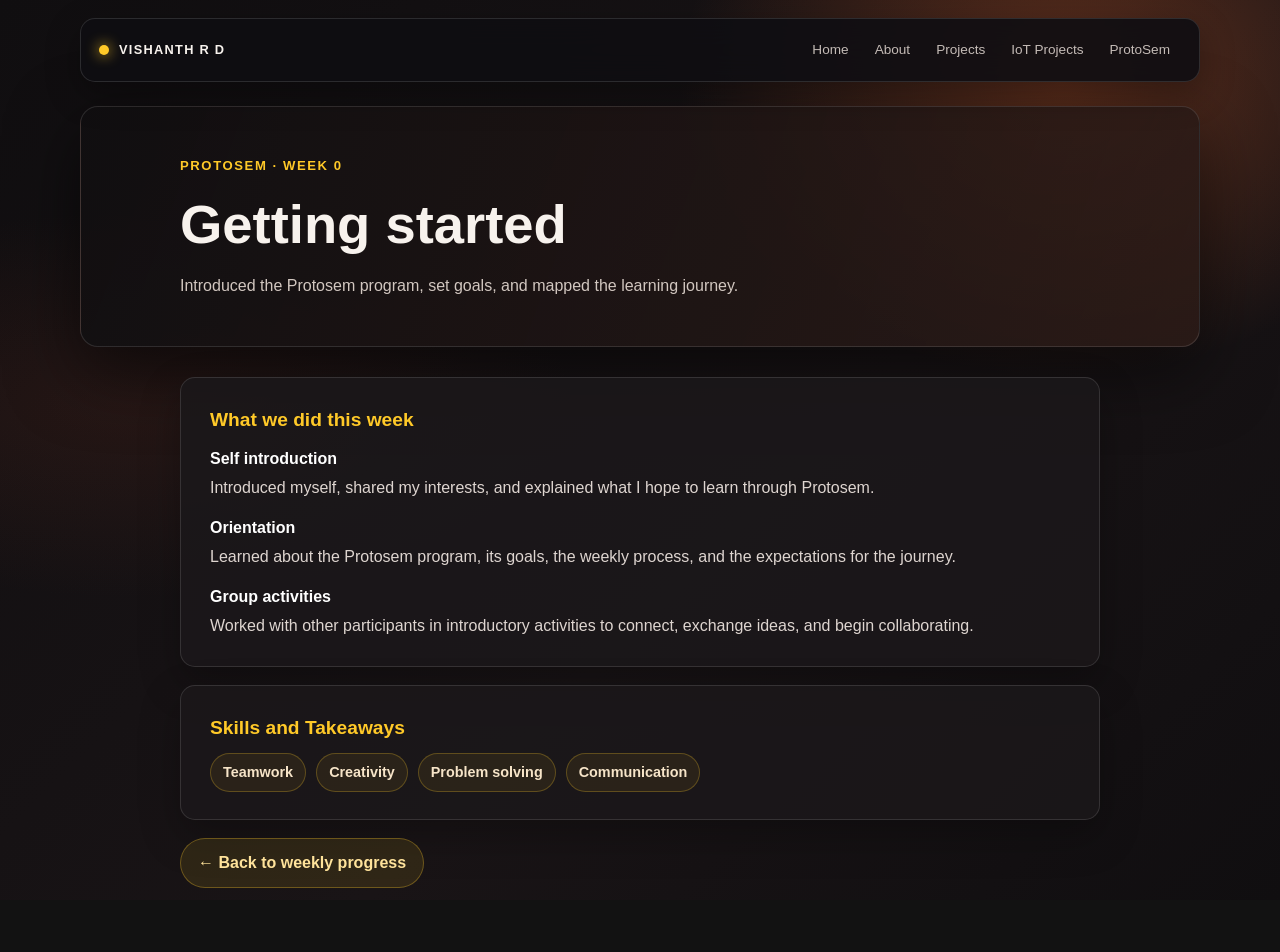
<file: weekly-detail.html>
<!DOCTYPE html>
<html lang="en">
<head>
<meta charset="UTF-8">
<meta name="viewport" content="width=device-width, initial-scale=1.0">
<title>Protosem | Weekly Detail</title>
<style>
:root{--navy:#08182f;--blue:#39c6ff;--ink:#17233a}*{box-sizing:border-box;margin:0;padding:0;font-family:Arial,Helvetica,sans-serif}body{background:#f4faff;color:var(--ink);line-height:1.6}header{background:var(--navy);padding:54px 20px;color:#fff}header>div,main{width:min(920px,90%);margin:auto}.eyebrow{color:#67d8ff;font-size:.82rem;font-weight:bold;letter-spacing:.12em;text-transform:uppercase}h1{font-size:clamp(2rem,5vw,3.4rem);margin:5px 0}header p{color:#c8eefa}main{padding:38px 0 64px}.section{background:#fff;border-radius:17px;padding:27px 29px;box-shadow:0 10px 25px rgba(8,24,47,.08);margin-bottom:22px}.section h2{font-size:1.2rem;margin-bottom:10px}.section p{color:#506078}.activity-list{display:grid;gap:15px}.activity-list h3{font-size:1rem;color:var(--navy);margin-bottom:3px}.tags{display:flex;flex-wrap:wrap;gap:10px}.tag{background:#e8f8ff;color:#087cab;border:1px solid #b9eaff;border-radius:999px;padding:7px 12px;font-size:.9rem;font-weight:bold}.back{display:inline-block;text-decoration:none;background:#0a84bb;color:white;padding:11px 17px;border-radius:9px;font-weight:bold}.back:hover{background:#056b9a}@media(max-width:600px){.section{padding:22px}}
</style>
<link rel="stylesheet" href="style.css">
</head>
<body>
<nav class="site-nav" aria-label="Main navigation"><a class="brand" href="index.html">VISHANTH R D</a><div class="nav-links"><a href="index.html">Home</a><a href="about.html">About</a><a href="projects.html">Projects</a><a href="iot-projects.html">IoT Projects</a><a href="protosem.html#journey">ProtoSem</a></div></nav>
<header><div><div class="eyebrow" id="week-label">Protosem weekly record</div><h1 id="title">Weekly Progress</h1><p id="summary"></p></div></header>
<main>
<section class="section"><h2>What we did this week</h2><div id="details"></div></section>
<section class="section" id="achievements-section"><h2>Skills and Takeaways</h2><div class="tags" id="achievement-tags"><span class="tag">Teamwork</span><span class="tag">Creativity</span><span class="tag">Problem solving</span><span class="tag">Communication</span></div></section>
<a class="back" href="protosem.html">← Back to weekly progress</a>
</main>
<script>
const milestones=[['Getting started','Introduced the Protosem program, set goals, and mapped the learning journey.'],['Foundation building','Strengthened the core concepts needed for the project work ahead.'],['Learning presentation','Developed programming fundamentals, innovation thinking, and problem-solving skills through hands-on learning.'],['Hardware to product design','Explored computational hardware and electronics, then applied design skills through physical prototyping and 3D CAD modelling.'],['Digital fabrication and Alpha team','Explored laser cutting and 3D printing, and marked the final formation of the Alpha team.'],['User experience and project planning','Studied user-centred design and problem framing, then explored project management and mind mapping with a Bosch industry expert.'],['Embedded systems and practical electronics','Connected computational hardware with hands-on circuit work, instrumentation, soldering, and embedded applications.'],['Testing assumptions','Tested the prototype approach and documented what worked.'],['Iteration one','Refined the design based on observations and feedback.'],['Midpoint review','Reviewed progress, challenges, and priorities for the next stage.'],['Development sprint','Focused on building the main project features.'],['Integration work','Connected the individual parts into a more complete system.'],['Performance checks','Measured results and looked for reliability improvements.'],['Problem solving','Addressed issues found during testing and tuned the solution.'],['Feature refinement','Improved usability, performance, and presentation.'],['Documentation','Organized the work, decisions, and evidence from the journey.'],['Feedback loop','Collected feedback and used it to make final adjustments.'],['Final testing','Validated the completed work against the original goals.'],['Showcase preparation','Prepared the project story, demonstrations, and key outcomes.'],['Journey recap','Reviewed achievements, lessons learned, and next steps.'],['Next steps','Outlined the next goals and opportunities to continue the Protosem journey.']];
const requested=Number(new URLSearchParams(location.search).get('week')),week=requested>=0&&requested<milestones.length?requested:0,[title,summary]=milestones[week],details=document.getElementById('details'),achievements=document.getElementById('achievements-section'),tags=document.getElementById('achievement-tags');document.title=`Protosem | Week ${week}`;document.getElementById('week-label').textContent=`Protosem · Week ${week}`;document.getElementById('title').textContent=title;document.getElementById('summary').textContent=summary;if(week===0){details.innerHTML='<div class="activity-list"><div><h3>Self introduction</h3><p>Introduced myself, shared my interests, and explained what I hope to learn through Protosem.</p></div><div><h3>Orientation</h3><p>Learned about the Protosem program, its goals, the weekly process, and the expectations for the journey.</p></div><div><h3>Group activities</h3><p>Worked with other participants in introductory activities to connect, exchange ideas, and begin collaborating.</p></div></div>'}else if(week===1){details.innerHTML='<div class="activity-list"><div><h3>Implementation of 5S</h3><p>Applied the 5S method—Sort, Set in order, Shine, Standardize, and Sustain—to keep the workspace organised, clean, and efficient.</p></div><div><h3>GitHub introduction</h3><p>Learned how GitHub is used to store project files, track changes, and collaborate through repositories.</p></div><div><h3>Creating portfolio</h3><p>Created a personal portfolio to present my skills, projects, and learning progress in a professional digital space.</p></div></div>';tags.innerHTML='<span class="tag">Organization</span><span class="tag">Workplace discipline</span><span class="tag">Self presentation</span><span class="tag">Digital presence</span><span class="tag">Efficiency</span>'}else if(week===2){details.innerHTML='<div class="activity-list"><div><h3>Monday — Frugal Innovation and GIE Rubrics</h3><p>Learned to create simple, low-cost solutions that meet real user needs. I also understood how projects are assessed through problem identification, innovation, teamwork, presentation, implementation, impact, and execution.</p></div><div><h3>Tuesday — Algorithms and Flowcharts</h3><p>Practised breaking problems into clear step-by-step algorithms and using flowcharts to visualise program logic before coding. Planning solutions first helps reduce errors.</p></div><div><h3>Wednesday — Scratch and Python Basics</h3><p>Created animations and stories in Scratch using sprites, backdrops, events, loops, and conditions. Learned Python fundamentals including syntax, variables, input/output, comments, indentation, print(), and input().</p></div><div><h3>Thursday — MIT App Inventor and Scratch Project Planning</h3><p>Designed simple Android app interfaces with drag-and-drop components and explored event-driven blocks. I also planned a Scratch project by identifying its story, characters, scenes, and programming logic.</p></div><div><h3>Friday — Design Thinking</h3><p>Learned the five stages of Design Thinking: Empathize, Define, Ideate, Prototype, and Test. This reinforced the importance of understanding users and improving solutions through testing.</p></div></div>';tags.innerHTML='<span class="tag">Problem solving</span><span class="tag">Logical thinking</span><span class="tag">Programming fundamentals</span><span class="tag">Innovation mindset</span><span class="tag">Design thinking</span><span class="tag">Creativity</span><span class="tag">Teamwork</span><span class="tag">Presentation skills</span>'}else if(week===3){details.innerHTML=`<div class="activity-list"><div><h3>Days 1–2 · Hardware and electronics</h3><p>Started with computational hardware and the electrical principles behind it. Covered how power is generated, transmitted, and distributed; the difference between AC and DC; and the relationships between voltage, current, resistance, and power. Looked at how sources, circuits, and loads work together, then studied resistors, capacitors, inductors, and their roles in circuits. Compared DC, AC, stepper, and servo motors as actuators in robotics and automation.</p></div><div><h3>Day 3 · Design and CAD foundations</h3><p>Moved into product design with Autodesk Fusion 360. Practised creating dimensioned 2D sketches, applying constraints for geometric accuracy, and building 3D forms with operations such as extrude, revolve, and fillet. The workflow ran from an idea to a sketch, dimensions and constraints, 3D features, and a finished model.</p></div><div><h3>Day 4 · Clay camera prototype</h3><p>Shaped a camera concept in clay to explore its form and proportions. Photographed the prototype, brought the image into Fusion 360 as a reference, and used it to guide the camera’s geometry, dimensions, and product details in the final CAD model.</p></div><div><h3>Day 5 · Paper rocket and product modelling</h3><p>Designed and flew a paper rocket, observing how its shape, balance, structure, and aerodynamics affected flight. Then modelled the rocket in Fusion 360, along with other simple product and mechanical forms such as a water bottle and components.</p></div><div><h3>From physical idea to digital model</h3><p>The camera work followed clay prototype → reference photo → Fusion 360 image reference → CAD development → final camera model. The rocket activity followed paper build → flight test → design observations → 3D model.</p></div><div><h3>What I took away</h3><p>This week connected electrical and electronics fundamentals with hands-on product development. I gained experience with computational hardware, AC/DC systems, power distribution, components, motors, circuit simulation, sketching, constraints, parametric CAD, physical prototyping, and 3D visualization. Tools included Tinkercad Circuits and Autodesk Fusion 360.</p></div><div><h3>Reflection</h3><p>Week 3 helped me see how engineering ideas move from foundational theory into physical experiments and digital designs. Building a clay camera first and using its image to guide the CAD model showed me how a real prototype can shape a more considered digital product. The paper rocket added a practical way to observe design and flight, then carry those observations into 3D modelling.</p></div></div>`;tags.innerHTML='<span class="tag">Computational hardware</span><span class="tag">Electrical fundamentals</span><span class="tag">Electronics</span><span class="tag">AC/DC systems</span><span class="tag">Power distribution</span><span class="tag">Motors and actuation</span><span class="tag">Tinkercad Circuits</span><span class="tag">Fusion 360</span><span class="tag">CAD modelling</span><span class="tag">Geometric constraints</span><span class="tag">Physical prototyping</span><span class="tag">Product design</span><span class="tag">Problem solving</span>'}else if(week===4){details.innerHTML=`<div class="activity-list"><div><h3>Exploring digital fabrication</h3><p>Week 4 introduced digital fabrication through hands-on exposure to laser cutting and 3D printing. We looked at how a design created digitally can be manufactured as a physical part.</p></div><div><h3>From design to physical prototype</h3><p>The sessions highlighted how fabrication choices affect an engineering result. Parameters, material selection, and accuracy all matter when turning a digital model into a usable physical component.</p></div><div><h3>Alpha team formed</h3><p>The week also reached a team milestone: the Alpha team was formally finalised, establishing the group for the work ahead.</p></div><div><h3>Laser cutting in practice</h3><p>A laser cutting machine was used during the digital fabrication activity, showing one of the tools that can translate a prepared design into a physical component.</p></div><div><h3>Week 4 reflection</h3><p>This week connected digital design with physical making. Learning about laser cutting and 3D printing, alongside the importance of materials, machine settings, and precision, built a clearer picture of how prototypes are produced. Forming the Alpha team made this a key point in the project journey.</p></div></div>`;tags.innerHTML='<span class="tag">Digital fabrication</span><span class="tag">Laser cutting</span><span class="tag">3D printing</span><span class="tag">Prototyping</span><span class="tag">Material selection</span><span class="tag">Accuracy</span><span class="tag">Team formation</span><span class="tag">Alpha team</span>'}else if(week===5){details.innerHTML=`<div class="activity-list"><div><h3>UI/UX design foundations</h3><p>Explored user interface and user experience design, learning that a good product needs more than attractive visuals. It should be clear, usable, accessible, and support a smooth user journey.</p></div><div><h3>Design from the user's perspective</h3><p>Considered user needs, difficulties, context, accessibility, and interaction. The process can be thought of as: understand the user, design a response, test it, and improve it.</p></div><div><h3>Framing the problem</h3><p>Practised building a focused problem statement by identifying the user, the challenge, the setting, why it matters, and the need a solution should address. Clear framing gives research and design decisions a meaningful direction.</p></div><div><h3>Bosch industry session · Project management</h3><p>A half-day session with an industry expert from Bosch introduced practical ways to plan project work, organize tasks, structure activities, and support team coordination.</p></div><div><h3>Mind mapping</h3><p>Used mind mapping to connect ideas and break a large project into manageable parts. A project map can include its objectives, tasks, team, resources, timeline, deliverables, and risks.</p></div><div><h3>Learning reflection</h3><p>This week showed how design, problem-solving, and project management work together. User-focused UI/UX shapes the experience, a well-defined problem keeps the work relevant, and structured planning helps a team move toward a useful solution.</p></div><div><h3>Skills and concepts</h3><p>UI/UX design, user-centred design, usability, accessibility, user journeys, problem identification, problem statement development, design thinking, structured thinking, mind mapping, project planning, task organization, team coordination, communication, problem solving, and innovation.</p></div><div><h3>Key takeaway</h3><p>Start by understanding the user and defining the right problem. With a clear need and an organized plan, it becomes easier to create a meaningful solution.</p></div><div><h3>Week 5 in pictures</h3><p>The activities included interface design in Figma, UI/UX exploration on laptop and mobile interfaces, paper mind mapping, and the Bosch project management session.</p></div></div>`;tags.innerHTML='<span class="tag">UI/UX design</span><span class="tag">User-centred design</span><span class="tag">Usability</span><span class="tag">Accessibility</span><span class="tag">Problem framing</span><span class="tag">Design thinking</span><span class="tag">Mind mapping</span><span class="tag">Project management</span><span class="tag">Project planning</span><span class="tag">Team coordination</span><span class="tag">Figma</span><span class="tag">Innovation</span>'}else if(week===6){details.innerHTML=`<div class="activity-list"><div><h3>Computational hardware and embedded systems</h3><p>Learned how embedded systems combine software and dedicated hardware to sense information, process it, and control physical outputs. Explored microcontrollers, microprocessors, sensors, actuators, and input/output devices. A microcontroller brings processing, memory, and peripherals together in one compact circuit; a microprocessor typically works with external memory and peripherals.</p><p>The basic flow is input from sensors, switches, or user commands → processing by an embedded controller → output through LEDs, motors, actuators, or displays.</p></div><div><h3>Electronic components and measurement</h3><p>Worked with resistors, capacitors, LEDs, wires, and power connections. Resistors limit current or divide voltage, capacitors store charge for uses such as filtering and timing, and LEDs turn electrical energy into light. Used a multimeter to measure components and a digital storage oscilloscope to observe circuit signals and behavior.</p></div><div><h3>Soldering and circuit assembly</h3><p>Practised positioning and handling components, applying heat and solder to form electrical and mechanical connections, and inspecting joints. The assembly process moved from component placement to heating, solder application, joint formation, and inspection, with attention to continuity and electrical safety.</p></div><div><h3>555 timer and practical electronics</h3><p>Assembled a practical circuit using a 555 Timer IC, LEDs, resistors, a capacitor, a power supply, and circuit connections. The activity introduced timing through hands-on construction without relying on undocumented specifications.</p></div><div><h3>ESP32 and embedded output</h3><p>Explored ESP32 LED work on a breadboard and an embedded application programmed on a laptop. The examples showed how a microcontroller can process information and present output through a display or other interface, including a game shown on a small OLED screen.</p></div><div><h3>Skills and tools</h3><p>Developed computational thinking, embedded systems knowledge, component handling, circuit assembly, soldering, instrumentation awareness, measurement, problem solving, and electrical safety. Tools and components included the ESP32, OLED display, 555 Timer IC, multimeter, DSO/oscilloscope, resistors, capacitors, LEDs, and soldering equipment.</p></div><div><h3>Reflection</h3><p>Week 6 connected embedded code with working electronics. Sensors bring information in, the controller processes it, and circuits and actuators create an output. Measuring, assembling, and checking those circuits helped me understand how computational hardware and practical electronics come together in a functional system.</p></div><div><h3>Key learning</h3><p>Reliable engineering depends on each layer working together: computational thinking, embedded hardware, electronic components, careful assembly, and measurement to verify circuit behavior.</p></div></div>`;tags.innerHTML='<span class="tag">Embedded systems</span><span class="tag">Microcontrollers</span><span class="tag">ESP32</span><span class="tag">Sensors and actuators</span><span class="tag">Electronic components</span><span class="tag">Circuit assembly</span><span class="tag">Soldering</span><span class="tag">Multimeter</span><span class="tag">Oscilloscope</span><span class="tag">555 Timer</span><span class="tag">OLED display</span><span class="tag">Electrical safety</span>'}else{details.textContent=`${summary} This page is the dedicated record for Week ${week}, where the work completed and outcomes can be presented.`;achievements.hidden=true}
</script>
</body>
</html>
</file>
<file: style.css>
:root{color-scheme:dark;--bg:#100e10;--panel:rgba(27,24,26,.9);--line:rgba(255,255,255,.12);--text:#f7f2ed;--muted:#b6aaa3;--gold:#ffc928;--orange:#ff763e}
*{box-sizing:border-box}
html{scroll-behavior:smooth;scroll-padding-top:95px}
body{min-height:100vh;background:radial-gradient(ellipse at 83% 9%,rgba(255,109,44,.3),transparent 24rem),radial-gradient(ellipse at 10% 45%,rgba(112,48,32,.2),transparent 28rem),linear-gradient(135deg,#100e10,#191416 58%,#100e10);background-attachment:fixed;color:var(--text);line-height:1.6}
a{color:#f4c871}
.site-nav{position:sticky;top:12px;z-index:20;display:flex;align-items:center;justify-content:space-between;gap:18px;width:min(1120px,calc(100% - 36px));margin:18px auto 24px;padding:12px 18px;border:1px solid var(--line);border-radius:15px;background:rgba(15,14,18,.9);backdrop-filter:blur(16px);box-shadow:0 12px 35px #0005}
.brand{display:flex;align-items:center;gap:10px;color:var(--text);font-size:.8rem;font-weight:700;letter-spacing:.1em;text-decoration:none;white-space:nowrap}
.brand:before{content:"";width:10px;height:10px;border-radius:50%;background:var(--gold);box-shadow:0 0 14px var(--gold)}
.nav-links{display:flex;align-items:center;justify-content:flex-end;flex-wrap:wrap;gap:4px}
.nav-links a{padding:7px 10px;border:1px solid transparent;border-radius:999px;color:#c4bbb6;text-decoration:none;font-size:.85rem;transition:.2s}
.nav-links a:hover,.nav-links a:focus-visible{color:#fff;border-color:rgba(255,201,40,.35);background:rgba(255,201,40,.1);outline:none}
body:not(:has(.shell))>header{width:min(1120px,calc(100% - 36px));margin:0 auto;border:1px solid var(--line);border-radius:18px;background:linear-gradient(110deg,rgba(17,15,17,.96),rgba(44,27,23,.83));box-shadow:0 24px 70px #0008;text-align:left;padding:48px clamp(24px,6vw,70px)}
body:not(:has(.shell))>header>div,body:not(:has(.shell))>main{width:min(920px,calc(100% - 36px));margin-left:auto;margin-right:auto}
body:not(:has(.shell))>main{padding:30px 0 64px}
body:not(:has(.shell))>header h1{color:var(--text)}
body:not(:has(.shell))>header p{color:#d2c7c0}
body:not(:has(.shell)) .eyebrow{color:var(--gold)}
body:not(:has(.shell)) .section,body:not(:has(.shell)) .intro{margin-bottom:18px;border:1px solid var(--line);border-radius:15px;background:var(--panel);box-shadow:0 16px 40px #0004;color:var(--text)}
body:not(:has(.shell)) .section h2,body:not(:has(.shell)) .intro h2{color:var(--gold)}
body:not(:has(.shell)) .section p,body:not(:has(.shell)) .intro p,body:not(:has(.shell)) .summary{color:#ded5d0}
body:not(:has(.shell)) .activity-list h3,body:not(:has(.shell)) .week h3{color:#fff}
body:not(:has(.shell)) .tag{border-color:rgba(255,201,40,.25);background:rgba(255,201,40,.07);color:#f6e4c8}
body:not(:has(.shell)) .week{border-color:var(--line);background:var(--panel);box-shadow:0 10px 30px #0004}
body:not(:has(.shell)) .week.active{border-color:rgba(255,201,40,.5);box-shadow:0 14px 30px rgba(255,137,56,.13)}
body:not(:has(.shell)) .timeline:before{background:rgba(255,201,40,.24)}
body:not(:has(.shell)) .progress-wrap{background:linear-gradient(180deg,rgba(16,14,16,.97) 72%,transparent);backdrop-filter:blur(8px)}
body:not(:has(.shell)) .progress-meta{color:#d7c9c0}
body:not(:has(.shell)) .progress-track{background:#392d29}
body:not(:has(.shell)) .progress-track span{background:linear-gradient(90deg,var(--gold),var(--orange))}
body:not(:has(.shell)) .scroll-cue span{border-color:var(--gold);color:var(--gold)}
body:not(:has(.shell)) .week:after{border-color:#1b181a;background:#927148;box-shadow:0 0 0 3px #927148}
body:not(:has(.shell)) .week.active:after{background:var(--gold);box-shadow:0 0 0 3px var(--gold),0 0 0 9px rgba(255,201,40,.15)}
body:not(:has(.shell)) .edit,body:not(:has(.shell)) .drive-link,body:not(:has(.shell)) .back{border:1px solid rgba(255,201,40,.3);border-radius:999px;background:rgba(255,201,40,.1);color:#ffe39b}
body:not(:has(.shell)) .edit:hover,body:not(:has(.shell)) .drive-link:hover,body:not(:has(.shell)) .back:hover{background:rgba(255,201,40,.2)}
body:not(:has(.shell)) footer{background:transparent;color:#a89a92}
@media(max-width:720px){.site-nav{top:6px;align-items:flex-start;flex-direction:column;gap:8px;width:calc(100% - 24px);margin:8px auto 14px;padding:11px 13px}.nav-links{justify-content:flex-start;gap:2px}.nav-links a{padding:5px 8px;font-size:.78rem}body:not(:has(.shell))>header{width:calc(100% - 24px);padding:36px 22px}body:not(:has(.shell))>header>div,body:not(:has(.shell))>main{width:100%}}
</file>
<file: iot-task.css>
main{width:min(920px,calc(100% - 36px));margin:0 auto;padding:18px 0 54px}.back-link{display:inline-block;margin:0 0 22px;color:#f4c871;text-decoration:none}.back-link:hover{text-decoration:underline}.eyebrow{color:var(--gold);font-size:.76rem;font-weight:700;letter-spacing:.15em;text-transform:uppercase}.page-title,main h1{margin:4px 0 10px;color:var(--text);font-size:clamp(2rem,6vw,3.2rem)}.description{max-width:750px;margin-bottom:24px;color:#ded5d0}.detail-card{margin:0 0 16px;padding:clamp(22px,4vw,34px);border:1px solid var(--line);border-radius:16px;background:var(--panel);box-shadow:0 16px 40px #0004}.detail-card h2{margin-bottom:14px;color:var(--gold);font-size:.9rem;letter-spacing:.12em;text-transform:uppercase}.media-grid{display:grid;grid-template-columns:1fr 1fr;gap:12px}.media-placeholder{display:grid;min-height:200px;place-items:center;padding:18px;border:1px dashed rgba(255,201,40,.4);border-radius:12px;background:rgba(255,201,40,.04);color:#cbbba9;text-align:center;font-size:.88rem}.media-placeholder strong{display:block;margin-bottom:5px;color:#f0c993}.media-placeholder code{color:#f6e4c8}.tech-list{display:flex;flex-wrap:wrap;gap:8px;list-style:none}.tech-list li{padding:6px 10px;border:1px solid rgba(255,201,40,.25);border-radius:999px;background:rgba(255,201,40,.07);color:#f6e4c8;font-size:.82rem}.project-link{display:inline-flex;padding:9px 14px;border:1px solid rgba(255,201,40,.35);border-radius:999px;background:rgba(255,201,40,.1);color:#ffe39b;text-decoration:none;font-size:.84rem;font-weight:700;transition:transform .2s ease,background .2s ease}.project-link:hover{transform:translateY(-2px);background:rgba(255,201,40,.2)}.footer{text-align:center;padding:20px;color:#a89a92;font-size:.85rem}@media(max-width:720px){main{width:calc(100% - 24px);padding-top:8px}.media-grid{grid-template-columns:1fr}.media-placeholder{min-height:155px}}@media(prefers-reduced-motion:reduce){.project-link{transition:none}}
</file>
